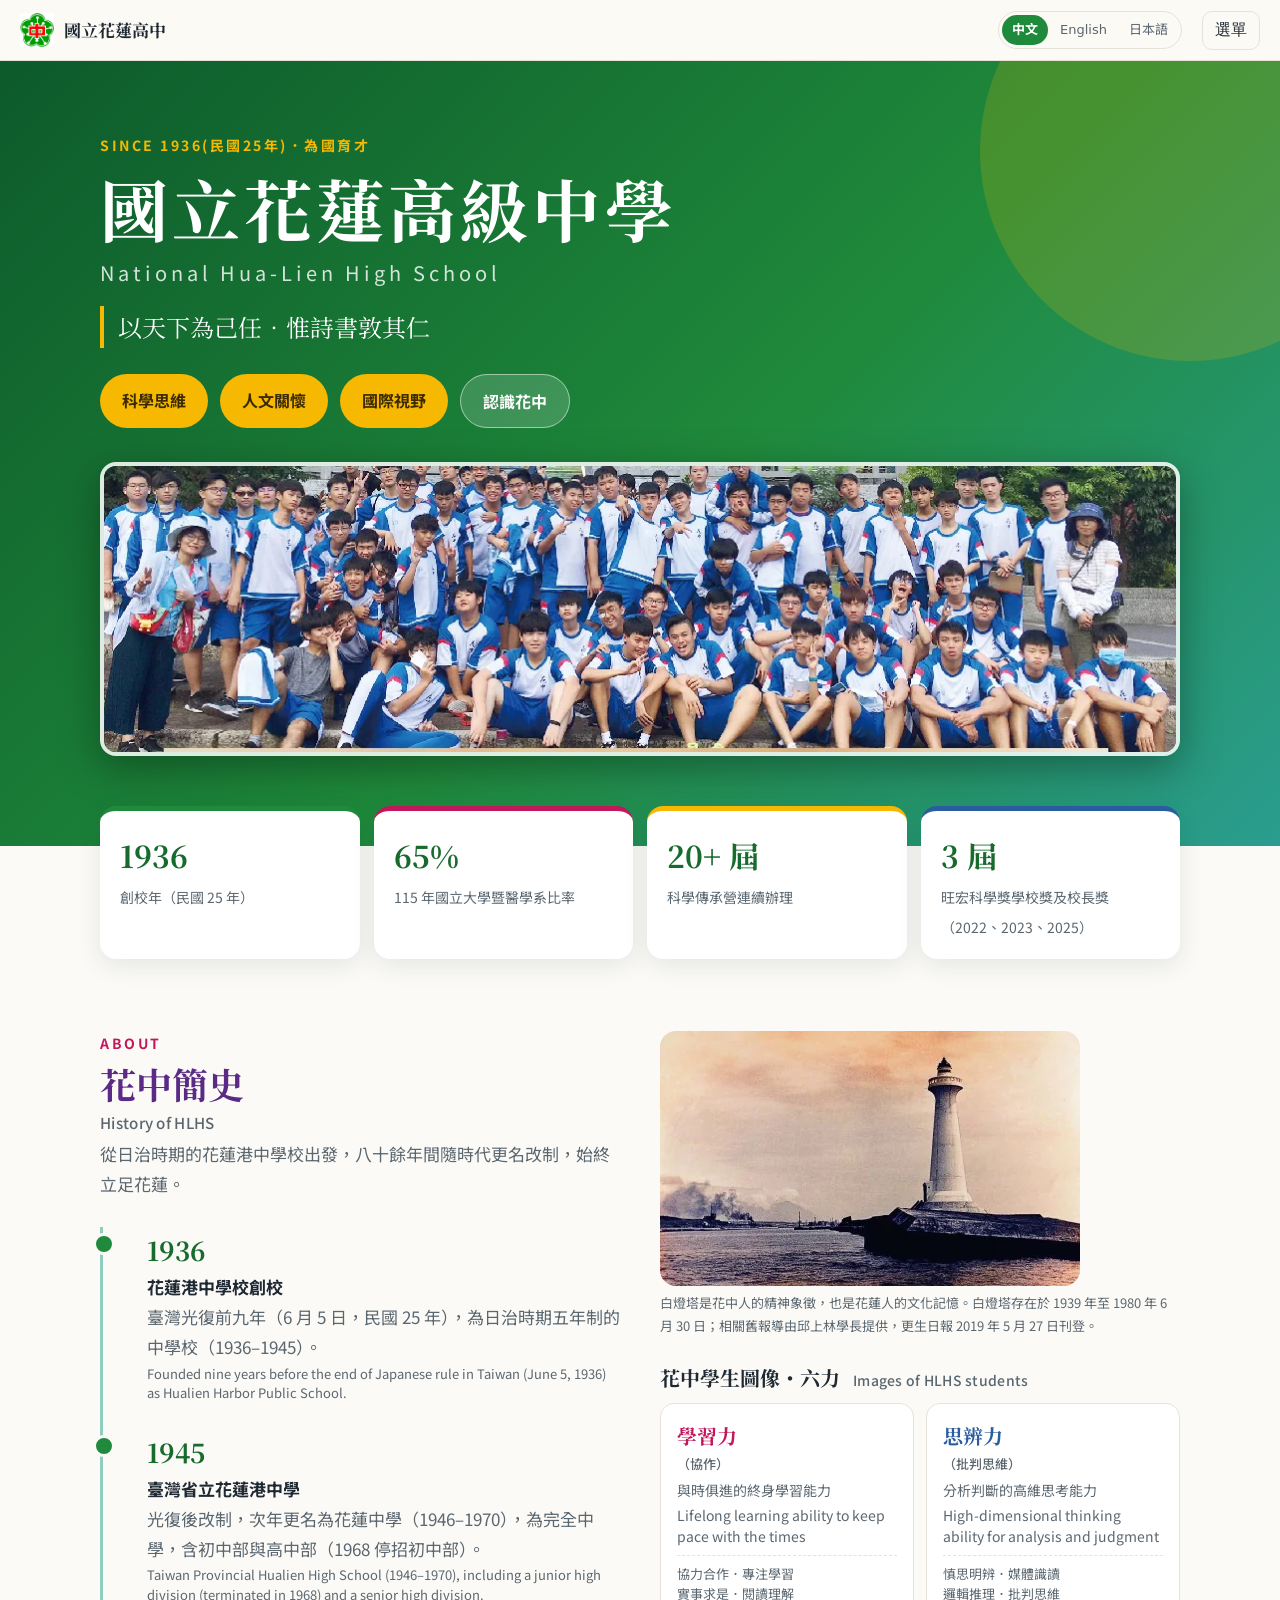
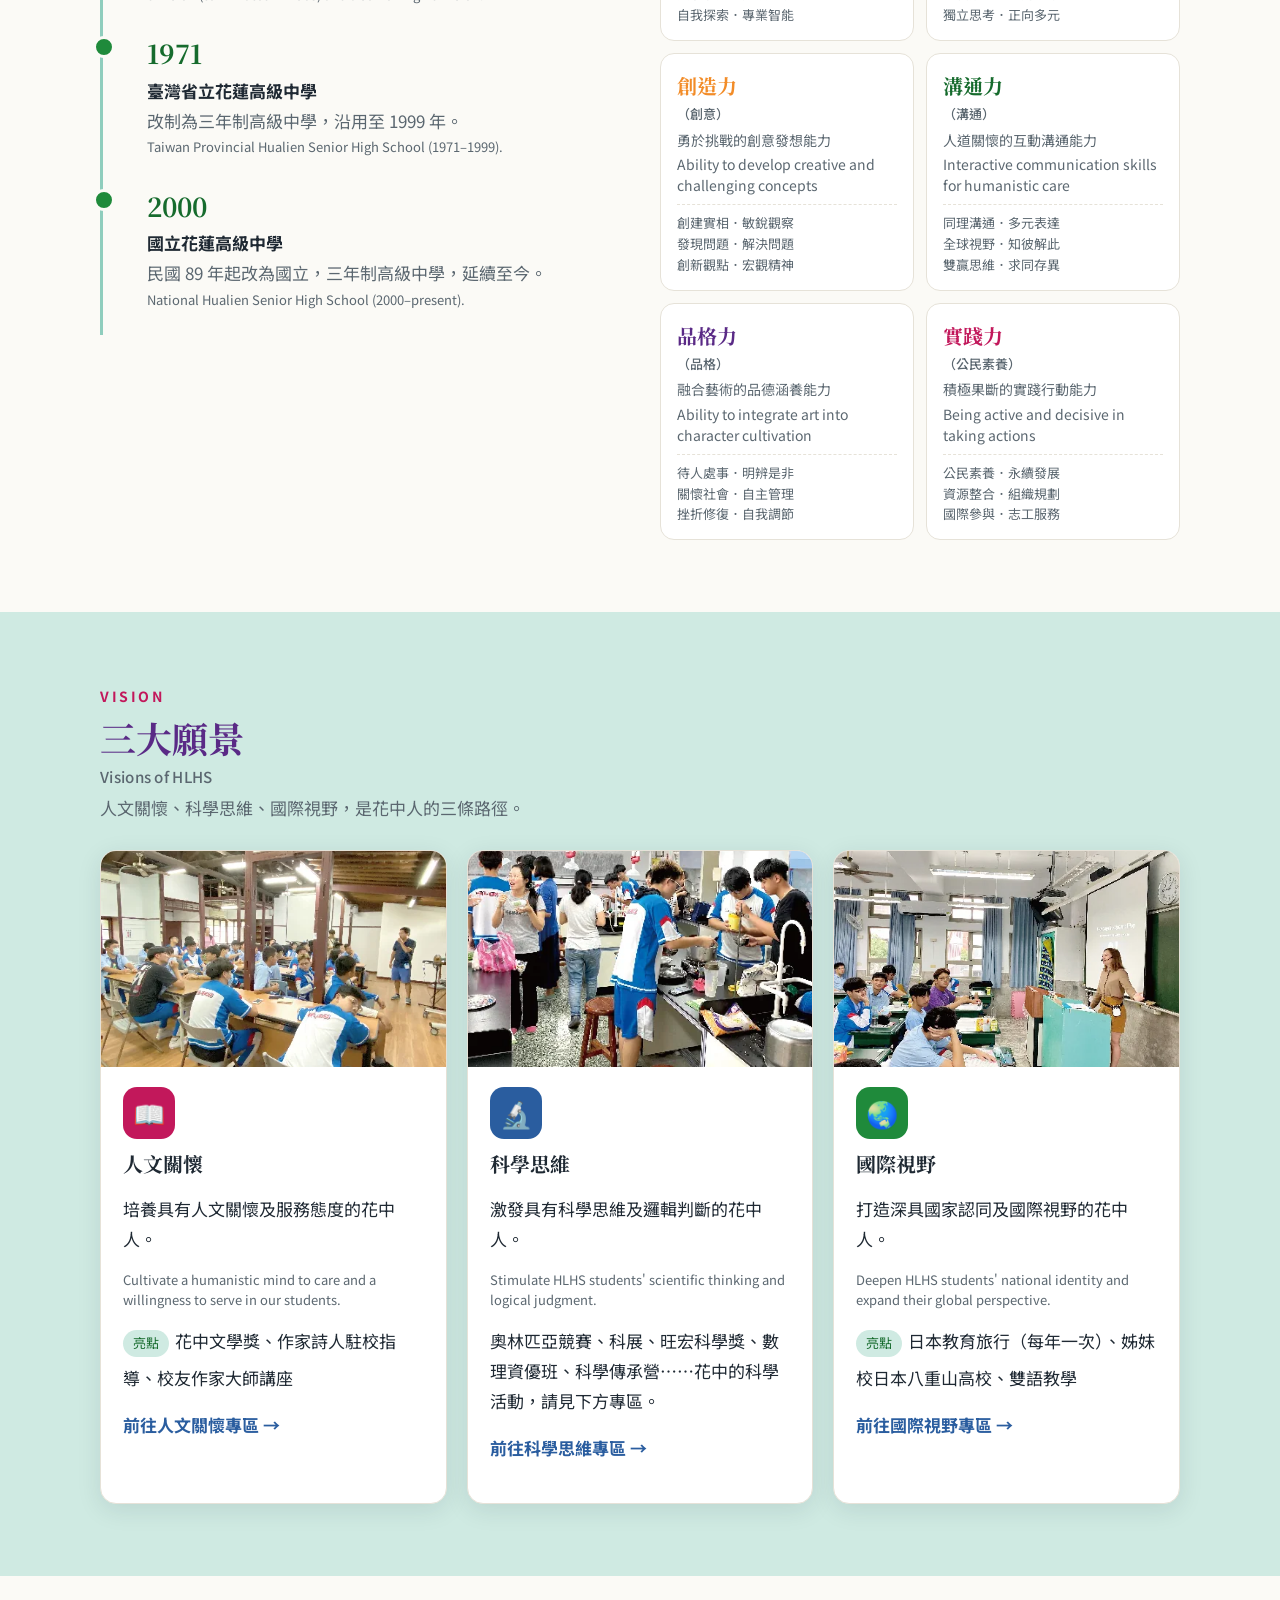
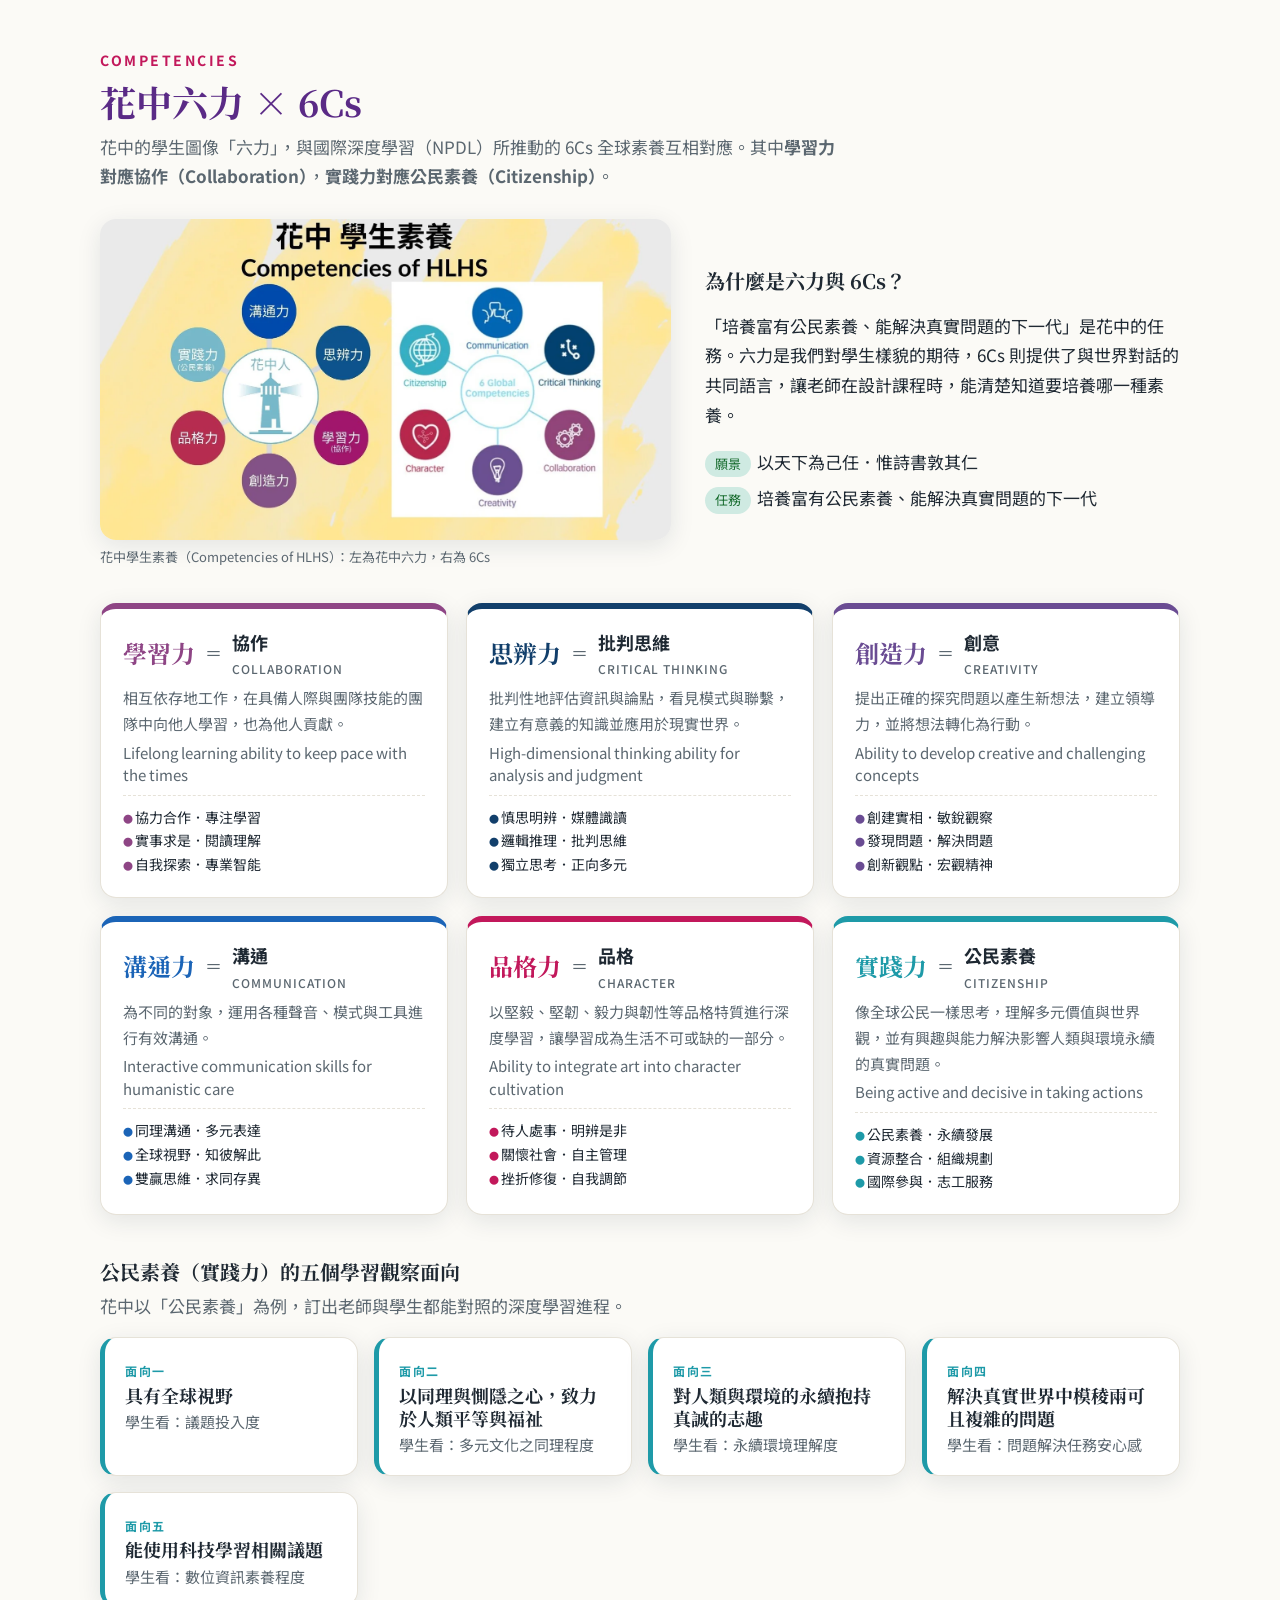
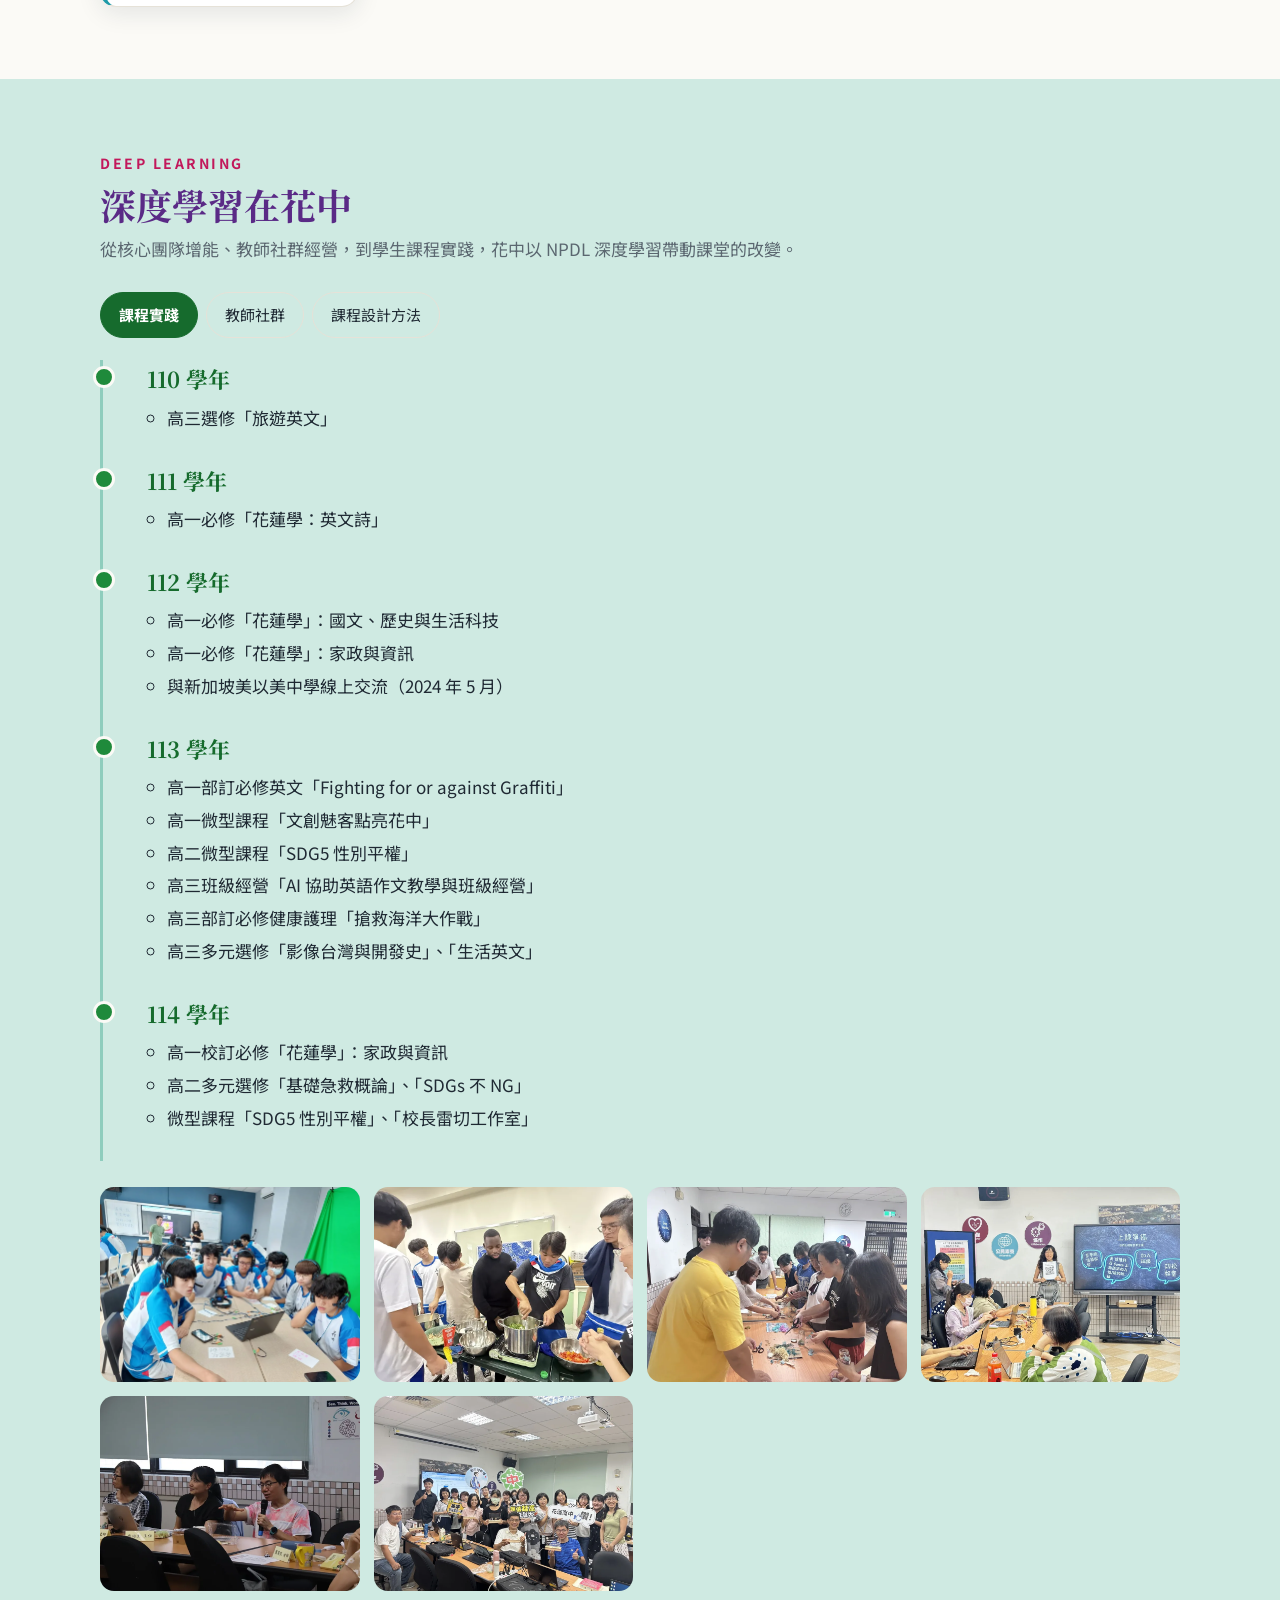
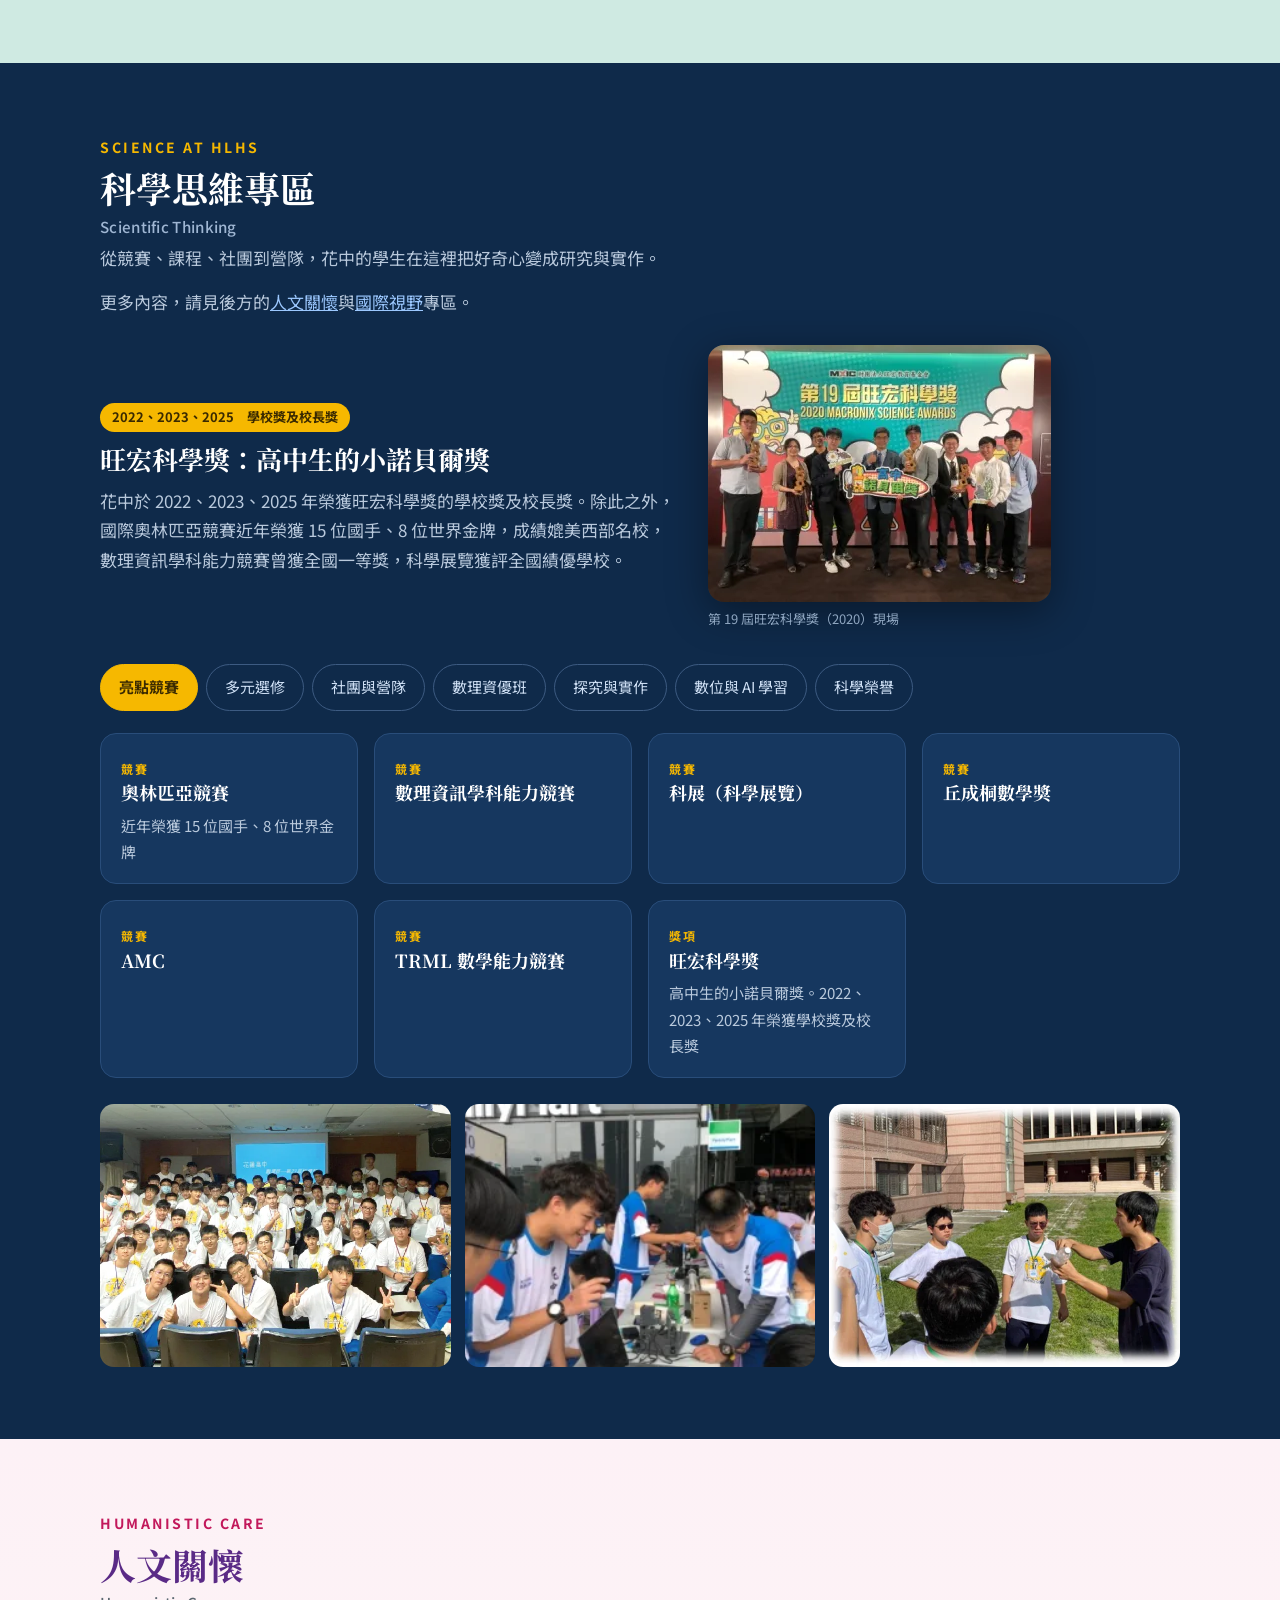
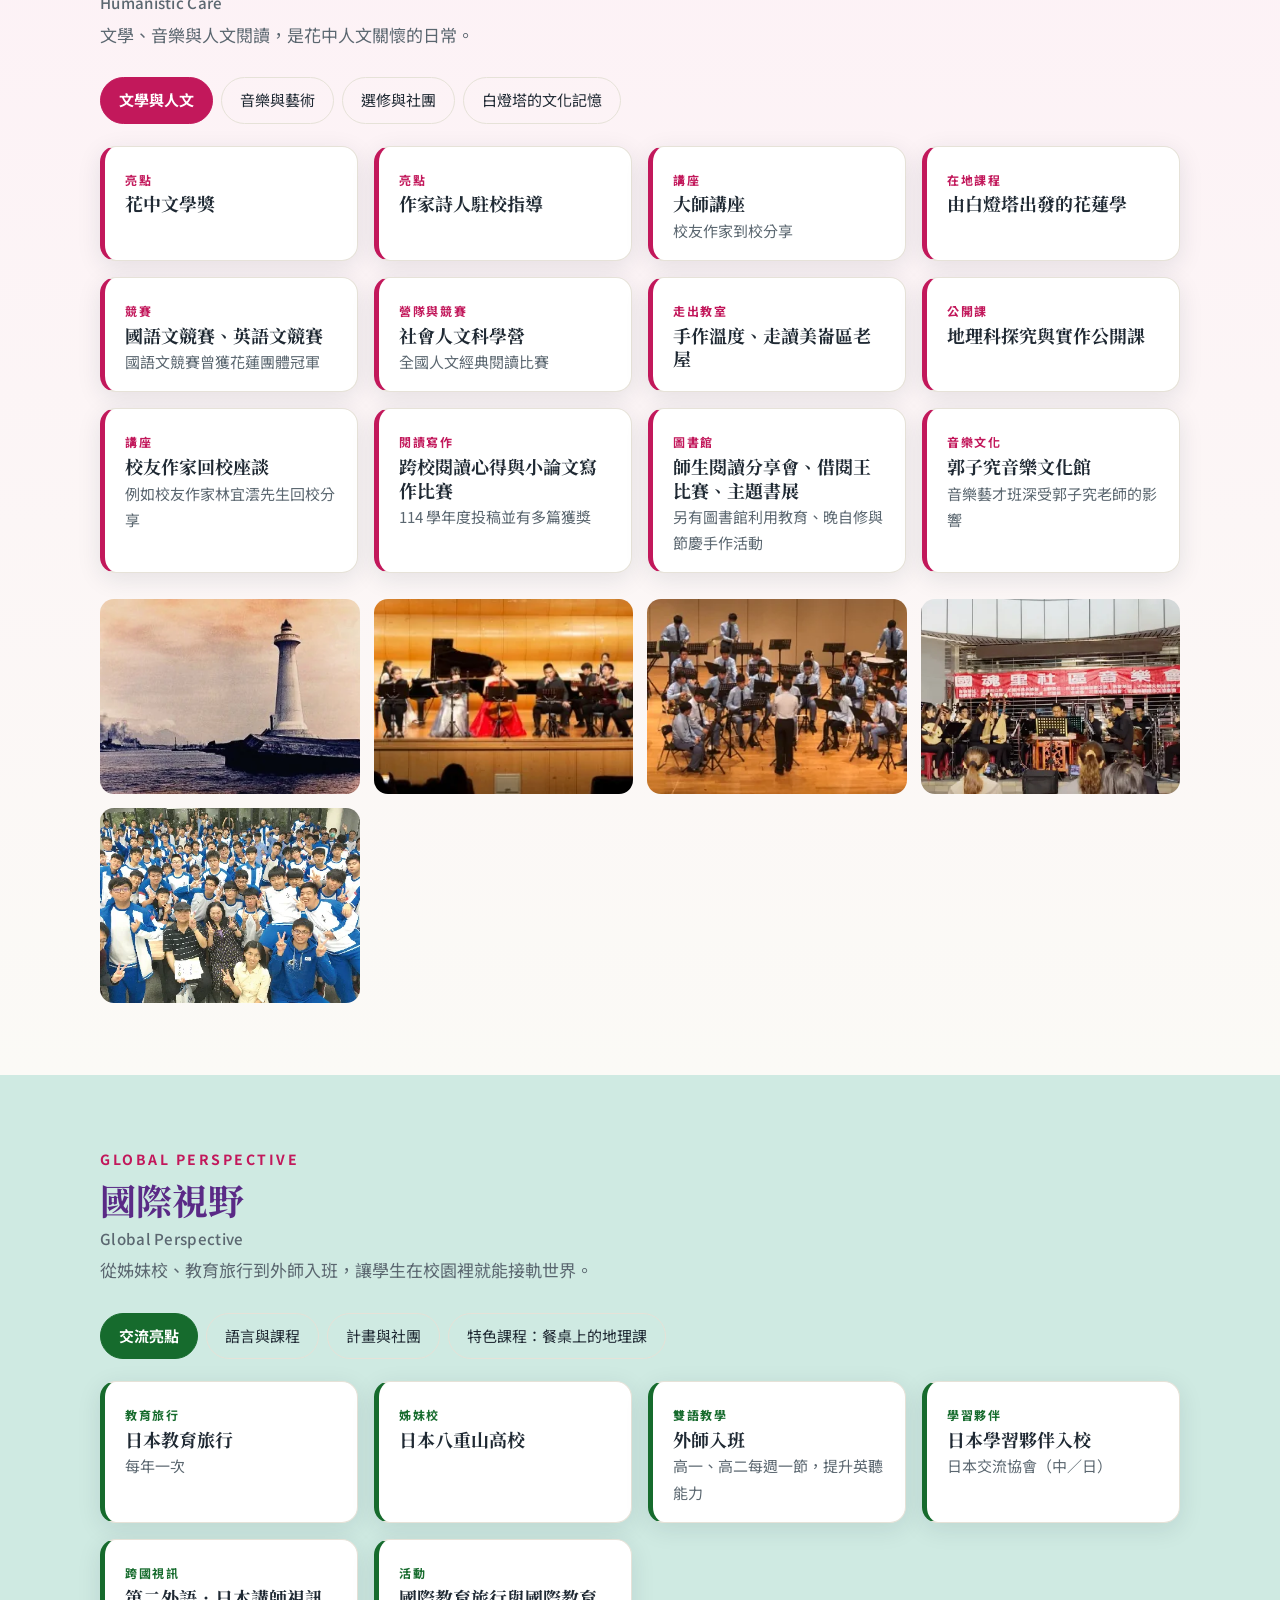
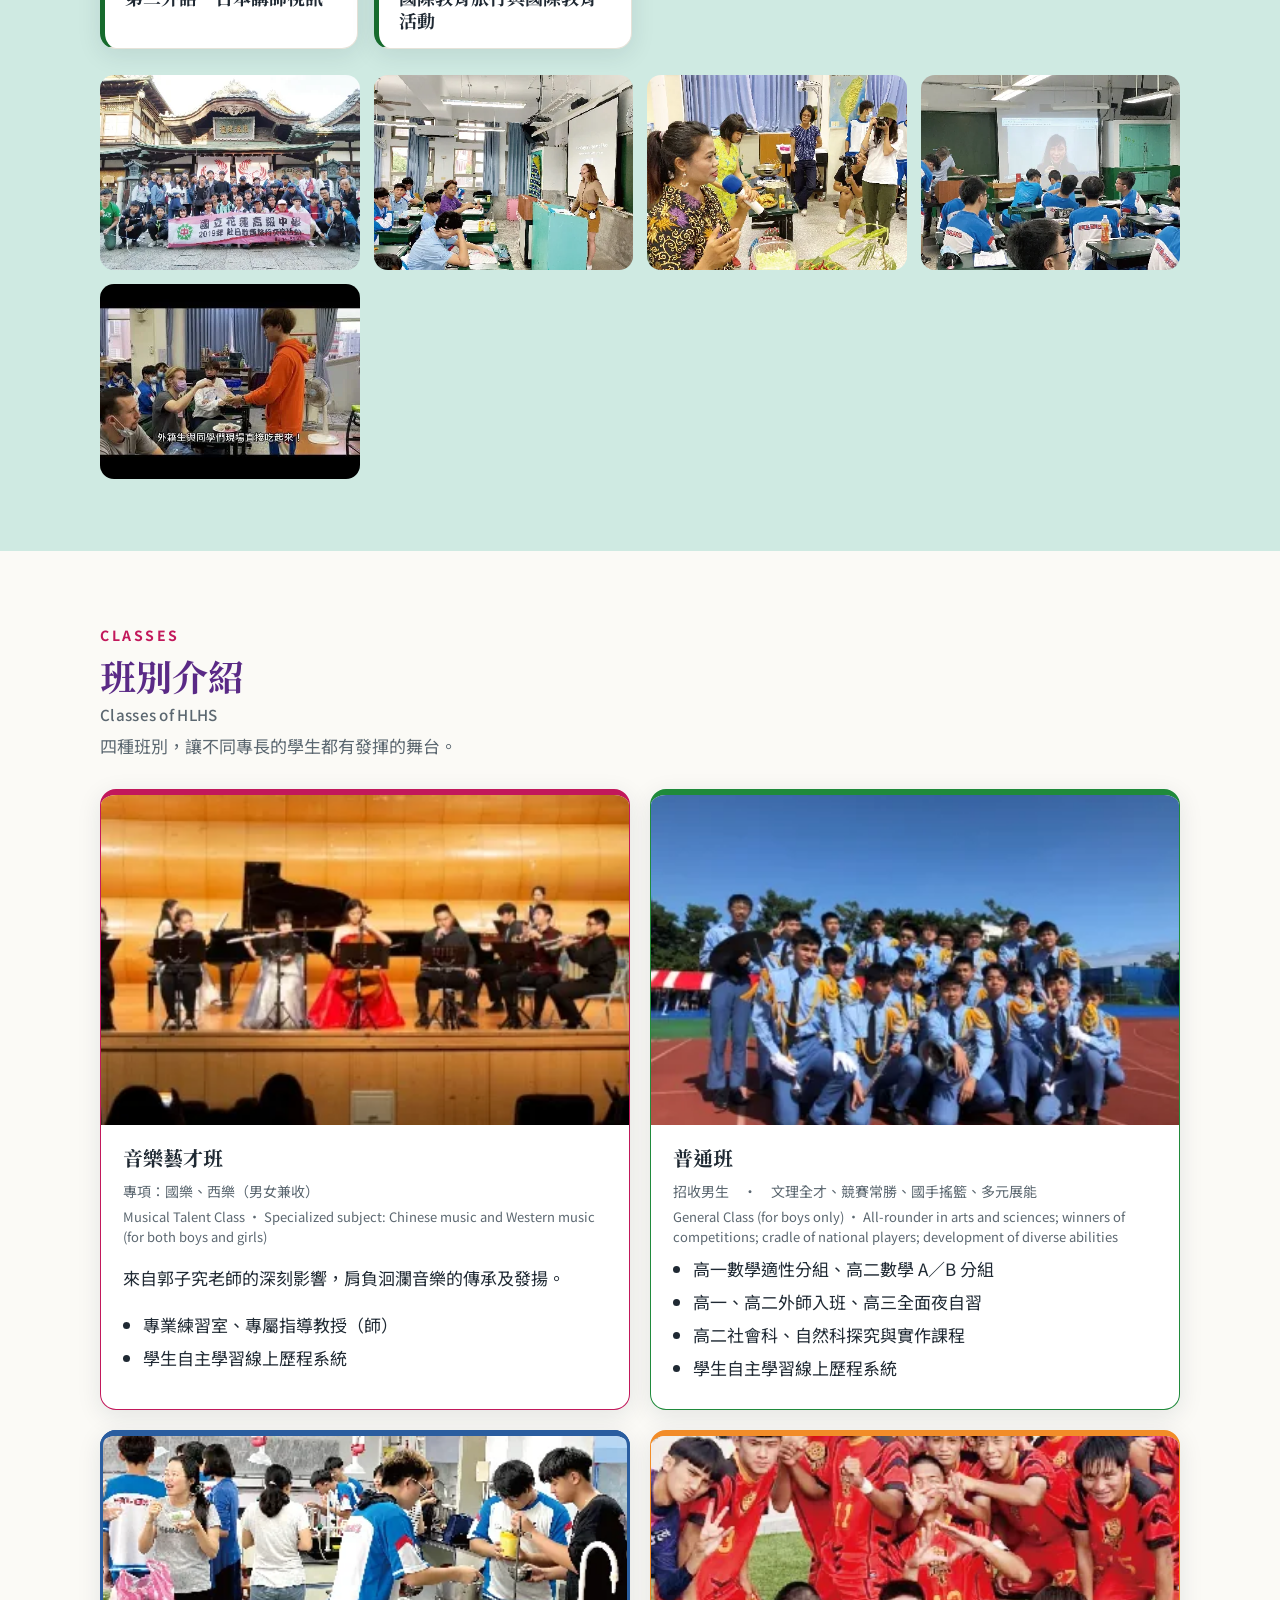
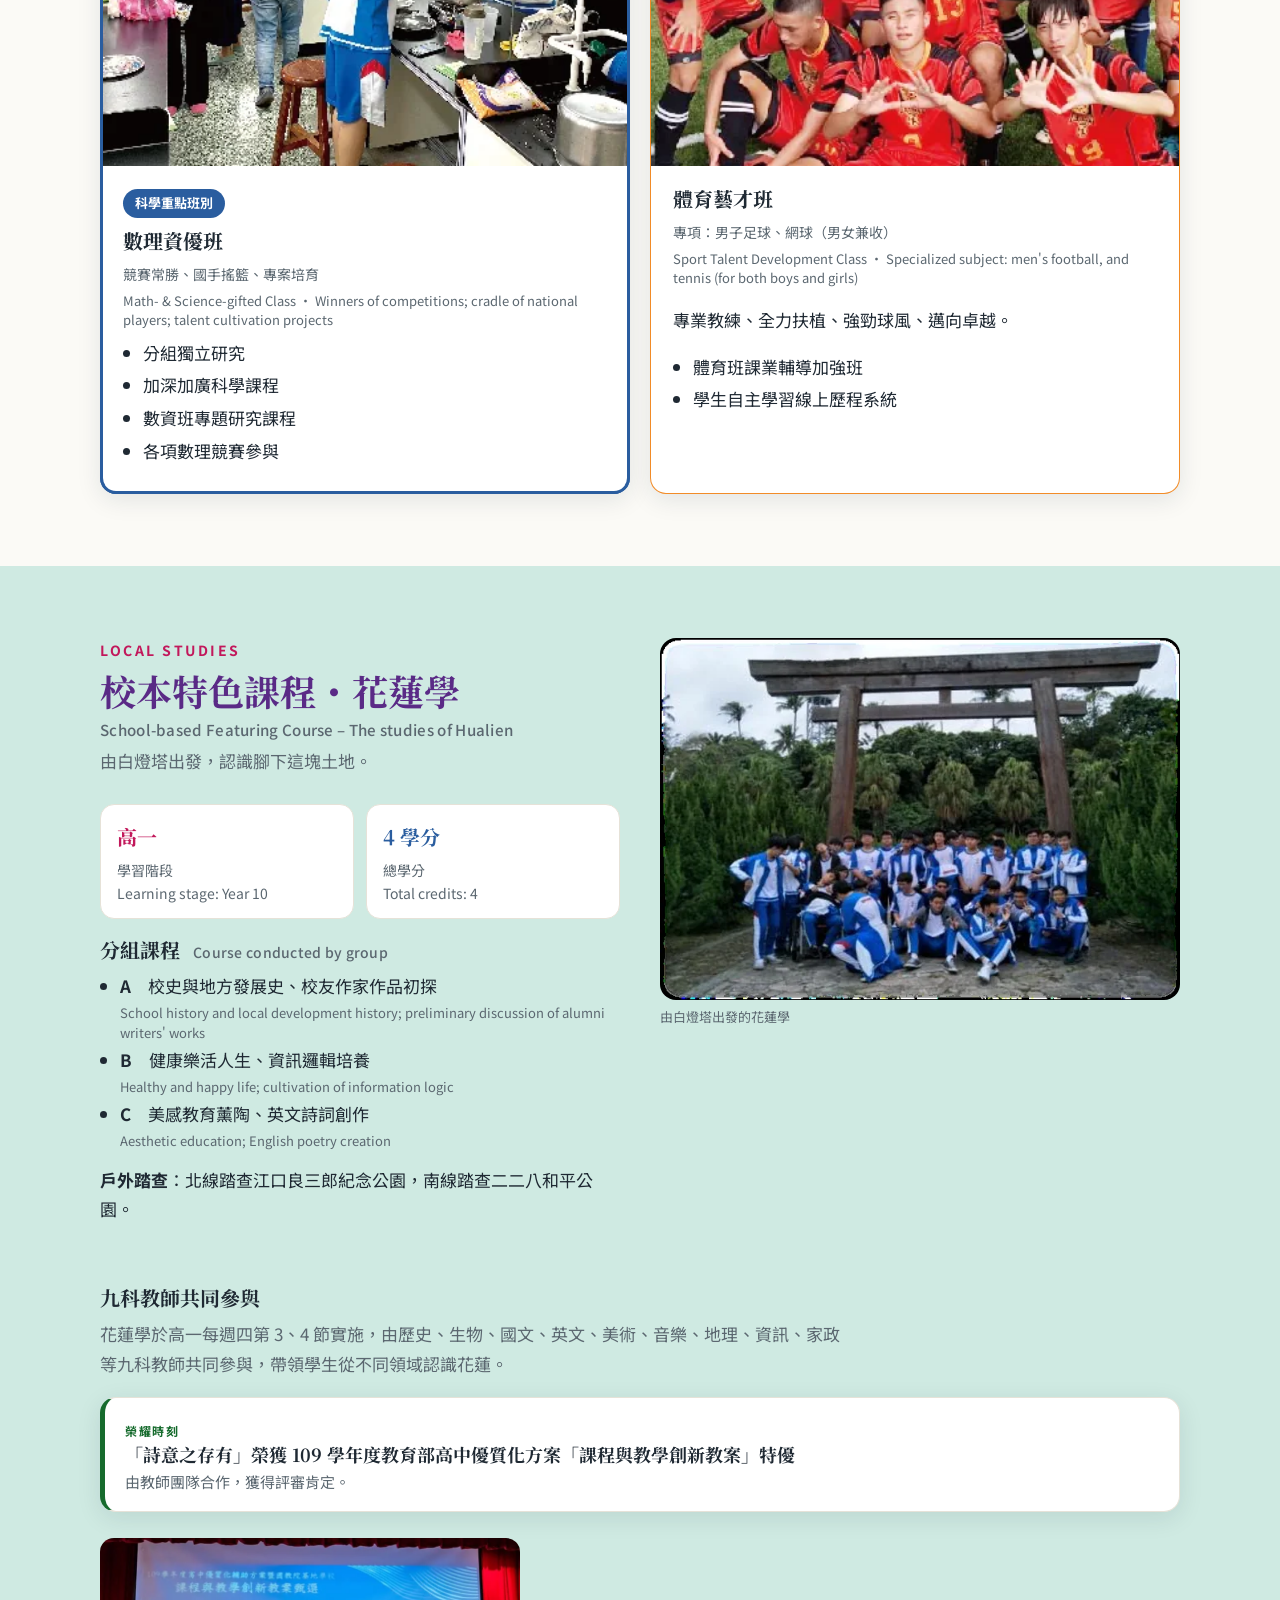
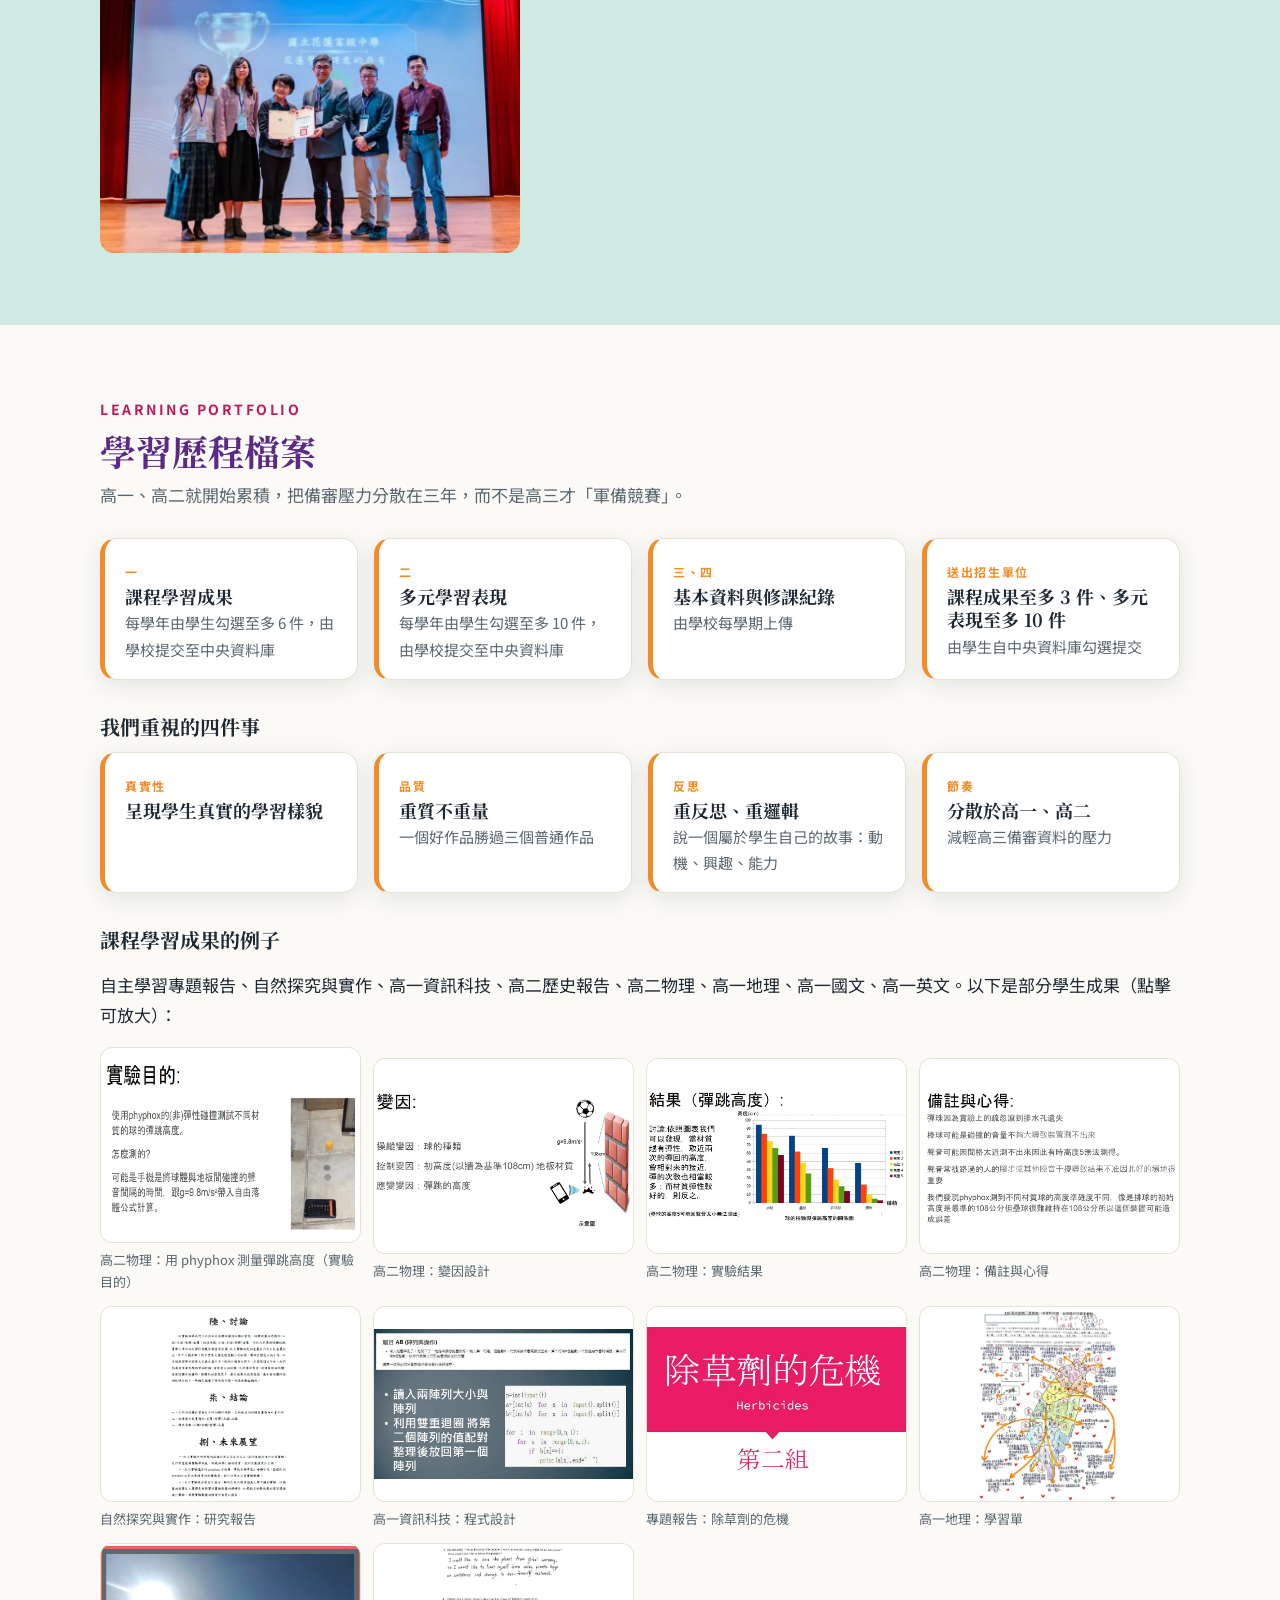
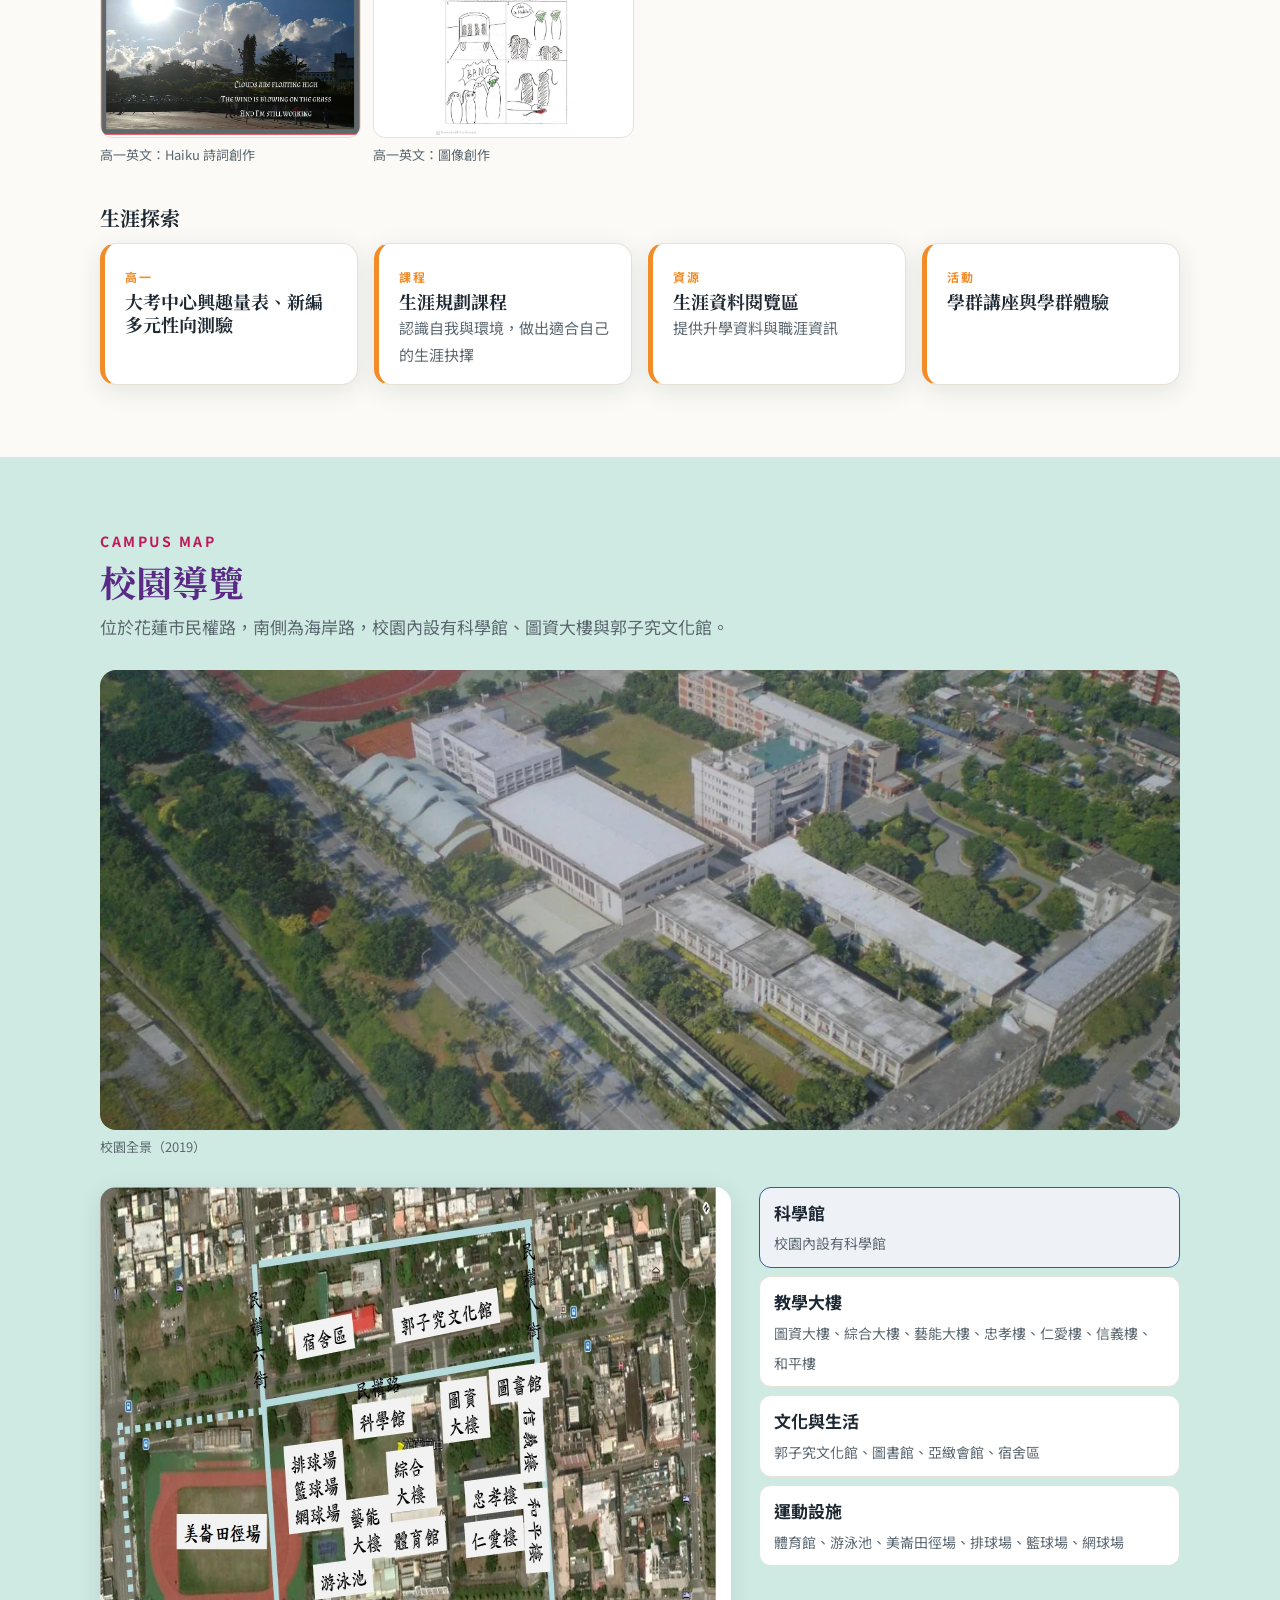
<file: index.html>
<!DOCTYPE html>
<html lang="zh-Hant" data-root="">
<head>
<meta charset="utf-8">
<meta name="viewport" content="width=device-width,initial-scale=1">
<title>國立花蓮高級中學｜校園介紹</title>
<meta name="description" content="國立花蓮高中校園介紹：人文關懷、科學思維、國際視野三大願景，含科學競賽、數理資優班、多元選修與升學表現。">
<link rel="icon" href="images/emblem.png">
<link rel="preconnect" href="https://fonts.googleapis.com">
<link rel="preconnect" href="https://fonts.gstatic.com" crossorigin>
<link href="https://fonts.googleapis.com/css2?family=Noto+Sans+TC:wght@400;500;700&family=Noto+Serif+TC:wght@600;700&display=swap" rel="stylesheet">
<link rel="stylesheet" href="css/style.css">
</head>
<body>

<nav class="nav" aria-label="主選單">
  <div class="wrap">
    <a class="brand" href="#top"><img src="images/emblem.png" alt=""><span>國立花蓮高中</span></a>
    <ul class="menu" id="menu">
      <li><a href="#about">認識花中</a></li>
      <li><a href="#vision">三大願景</a></li>
      <li><a href="#competencies">六力與6Cs</a></li>
      <li><a href="#deep">深度學習</a></li>
      <li><a class="sci" href="#science">科學思維</a></li>
      <li><a href="#arts">人文關懷</a></li>
      <li><a href="#global">國際視野</a></li>
      <li><a href="#classes">班別</a></li>
      <li><a href="#hualien">花蓮學</a></li>
      <li><a href="#portfolio">學習歷程</a></li>
      <li><a href="#campus">校園導覽</a></li>
      <li><a href="#life">校園生活</a></li>
      <li><a href="#results">升學與榮譽</a></li>
      <li><a href="#contact">聯絡</a></li>
    </ul>
    <div class="lang" role="group" aria-label="語言 Language 言語"><a href="./" class="on" lang="zh-Hant" hreflang="zh-Hant" aria-current="true">中文</a><a href="en/" lang="en" hreflang="en">English</a><a href="ja/" lang="ja" hreflang="ja">日本語</a></div>
    <button class="burger" aria-expanded="false" aria-controls="menu">選單</button>
  </div>
</nav>

<header class="hero" id="top">
  <div class="wrap">
    <p class="eyebrow" style="color:var(--yellow)">SINCE 1936(民國25年)．為國育才</p>
    <h1>國立花蓮高級中學</h1>
    <p class="en">National Hua-Lien High School</p>
    <p class="motto">以天下為己任．惟詩書敦其仁</p>
    <div class="btns">
      <a class="btn p" href="#science">科學思維</a>
      <a class="btn p" href="#arts">人文關懷</a>
      <a class="btn p" href="#global">國際視野</a>
      <a class="btn g" href="#about">認識花中</a>
    </div>
    <div class="pano"><img src="images/panorama.webp" alt="花中學生在白燈塔前合影" width="1075" height="287"></div>
  </div>
</header>

<div class="wrap">
  <div class="stats reveal">
    <div class="stat"><b>1936</b><span>創校年（民國 25 年）</span></div>
    <div class="stat"><b>65%</b><span>115 年國立大學暨醫學系比率</span></div>
    <div class="stat"><b>20+ 屆</b><span>科學傳承營連續辦理</span></div>
    <div class="stat"><b>3 屆</b><span>旺宏科學獎學校獎及校長獎（2022、2023、2025）</span></div>
  </div>
</div>

<!-- 認識花中 -->
<section id="about">
  <div class="wrap two">
    <div class="reveal">
      <p class="eyebrow">ABOUT</p>
      <h2>花中簡史 <span class="en-t">History of HLHS</span></h2>
      <p class="lead">從日治時期的花蓮港中學校出發，八十餘年間隨時代更名改制，始終立足花蓮。</p>
      <ol class="tl" id="timeline"></ol>
    </div>
    <div class="reveal">
      <figure class="figure">
        <img src="images/lighthouse-old.webp" alt="白燈塔舊照" loading="lazy">
        <figcaption>白燈塔是花中人的精神象徵，也是花蓮人的文化記憶。白燈塔存在於 1939 年至 1980 年 6 月 30 日；相關舊報導由邱上林學長提供，更生日報 2019 年 5 月 27 日刊登。</figcaption>
      </figure>
      <h3 style="margin-top:28px">花中學生圖像・六力 <span class="en-t" style="font-size:.7em">Images of HLHS students</span></h3>
      <div class="ab" id="abilities" style="margin-top:12px"></div>
    </div>
  </div>
</section>

<!-- 三大願景 -->
<section id="vision" class="alt">
  <div class="wrap">
    <p class="eyebrow">VISION</p>
    <h2>三大願景 <span class="en-t">Visions of HLHS</span></h2>
    <p class="lead">人文關懷、科學思維、國際視野，是花中人的三條路徑。</p>
    <div class="grid g3 vision">
      <article class="card reveal">
        <img class="top" src="images/hum-elective-classroom.webp" alt="人文選修課堂" loading="lazy">
        <div class="body">
          <div class="ic">📖</div>
          <h3>人文關懷</h3>
          <p>培養具有人文關懷及服務態度的花中人。</p><p class="en">Cultivate a humanistic mind to care and a willingness to serve in our students.</p>
          <p><span class="tag">亮點</span>花中文學獎、作家詩人駐校指導、校友作家大師講座</p>
          <p><a class="more" href="#arts">前往人文關懷專區 →</a></p>
        </div>
      </article>
      <article class="card reveal">
        <img class="top" src="images/sci-cooking-lab.webp" alt="科學選修課實作" loading="lazy">
        <div class="body">
          <div class="ic">🔬</div>
          <h3>科學思維</h3>
          <p>激發具有科學思維及邏輯判斷的花中人。</p><p class="en">Stimulate HLHS students' scientific thinking and logical judgment.</p>
          <p>奧林匹亞競賽、科展、旺宏科學獎、數理資優班、科學傳承營……花中的科學活動，請見下方專區。</p>
          <p><a class="more" href="#science">前往科學思維專區 →</a></p>
        </div>
      </article>
      <article class="card reveal">
        <img class="top" src="images/intl-bilingual.webp" alt="外師入班的雙語教學" loading="lazy">
        <div class="body">
          <div class="ic">🌏</div>
          <h3>國際視野</h3>
          <p>打造深具國家認同及國際視野的花中人。</p><p class="en">Deepen HLHS students' national identity and expand their global perspective.</p>
          <p><span class="tag">亮點</span>日本教育旅行（每年一次）、姊妹校日本八重山高校、雙語教學</p>
          <p><a class="more" href="#global">前往國際視野專區 →</a></p>
        </div>
      </article>
    </div>
  </div>
</section>

<!-- 六力與 6C -->
<section id="competencies">
  <div class="wrap">
    <p class="eyebrow">COMPETENCIES</p>
    <h2>花中六力 × 6Cs</h2>
    <p class="lead">花中的學生圖像「六力」，與國際深度學習（NPDL）所推動的 6Cs 全球素養互相對應。其中<b>學習力對應協作（Collaboration）</b>，<b>實踐力對應公民素養（Citizenship）</b>。</p>

    <div class="comp-hero reveal">
      <figure class="figure" style="margin:0">
        <img src="images/competencies-diagram.webp" alt="花中學生素養：花中六力與 6Cs 對照圖" loading="lazy">
        <figcaption>花中學生素養（Competencies of HLHS）：左為花中六力，右為 6Cs</figcaption>
      </figure>
      <div>
        <h3>為什麼是六力與 6Cs？</h3>
        <p>「培養富有公民素養、能解決真實問題的下一代」是花中的任務。六力是我們對學生樣貌的期待，6Cs 則提供了與世界對話的共同語言，讓老師在設計課程時，能清楚知道要培養哪一種素養。</p>
        <p style="margin-bottom:0"><span class="tag">願景</span>以天下為己任．惟詩書敦其仁<br><span class="tag">任務</span>培養富有公民素養、能解決真實問題的下一代</p>
      </div>
    </div>

    <div class="cc-grid" id="comp-grid"></div>

    <h3 style="margin:44px 0 6px">公民素養（實踐力）的五個學習觀察面向</h3>
    <p class="lead" style="margin-bottom:16px">花中以「公民素養」為例，訂出老師與學生都能對照的深度學習進程。</p>
    <div class="kgrid topic" style="--acc:#1e9aa8">
      <div class="kc"><span class="k">面向一</span><h3>具有全球視野</h3><p>學生看：議題投入度</p></div>
      <div class="kc"><span class="k">面向二</span><h3>以同理與惻隱之心，致力於人類平等與福祉</h3><p>學生看：多元文化之同理程度</p></div>
      <div class="kc"><span class="k">面向三</span><h3>對人類與環境的永續抱持真誠的志趣</h3><p>學生看：永續環境理解度</p></div>
      <div class="kc"><span class="k">面向四</span><h3>解決真實世界中模稜兩可且複雜的問題</h3><p>學生看：問題解決任務安心感</p></div>
      <div class="kc"><span class="k">面向五</span><h3>能使用科技學習相關議題</h3><p>學生看：數位資訊素養程度</p></div>
    </div>
  </div>
</section>

<!-- 深度學習 -->
<section id="deep" class="alt topic" style="--acc:var(--green-d)">
  <div class="wrap">
    <p class="eyebrow">DEEP LEARNING</p>
    <h2>深度學習在花中</h2>
    <p class="lead">從核心團隊增能、教師社群經營，到學生課程實踐，花中以 NPDL 深度學習帶動課堂的改變。</p>

    <div class="tabs" role="tablist" aria-label="深度學習分類">
      <button role="tab" aria-selected="true" data-tab="d1">課程實踐</button>
      <button role="tab" aria-selected="false" data-tab="d2">教師社群</button>
      <button role="tab" aria-selected="false" data-tab="d3">課程設計方法</button>
    </div>

    <div class="panel" id="d1">
      <ol class="tl" id="deep-tl"></ol>
    </div>

    <div class="panel" id="d2" hidden>
      <div class="kgrid">
        <div class="kc"><span class="k">三大支柱</span><h3>核心團隊增能</h3><p>掌舵的核心團隊先學、先做</p></div>
        <div class="kc"><span class="k">三大支柱</span><h3>教師社群經營</h3><p>讓老師在社群中互相成就</p></div>
        <div class="kc"><span class="k">三大支柱</span><h3>學生課程實踐</h3><p>把深度學習帶進教室</p></div>
        <div class="kc"><span class="k">固定時間</span><h3>每週二下午社群時間</h3><p>提早規劃，把時間切出來</p></div>
        <div class="kc"><span class="k">文化</span><h3>邀約但不強迫</h3><p>有安全感、沒有批判、建立信賴</p></div>
        <div class="kc"><span class="k">做法</span><h3>給予舞台，讓老師發光</h3><p>從小處開始，成為同儕榜樣</p></div>
        <div class="kc"><span class="k">外部資源</span><h3>外聘講師、參訪他校</h3><p>拉進外部資源，解決教師實際遇到的問題</p></div>
        <div class="kc"><span class="k">數位工具</span><h3>Canva、Padlet、Google Education Plus</h3><p>鼓勵教師嘗試</p></div>
      </div>
    </div>

    <div class="panel" id="d3" hidden>
      <div class="kgrid">
        <div class="kc"><span class="k">步驟 1</span><h3>先有課程設計</h3></div>
        <div class="kc"><span class="k">步驟 2</span><h3>在課程脈絡中，找出需要的 C</h3></div>
        <div class="kc"><span class="k">步驟 3</span><h3>看這個 C 適合的向度</h3></div>
        <div class="kc"><span class="k">步驟 4</span><h3>由鎖定的 C，微調課程設計</h3></div>
        <div class="kc wide"><span class="k">課程範例</span><h3>「概念構圖」閱讀課程，以公民素養為目標</h3><p>破冰分組 → 技巧說明 → 概念構圖實作 → 閱讀練習（環保、自然、生命教育、性平等議題文章）→ 世界咖啡館 → 發表分享。並以前測、後測看見學生在各向度的進步，逐步精緻課程。</p></div>
      </div>
    </div>

    <div class="tp reveal">
      <img src="images/deep-online-exchange.webp" alt="學生與新加坡學校線上交流" loading="lazy">
      <img src="images/deep-cooking-class.webp" alt="學生在深度學習課程中烹飪實作" loading="lazy">
      <img src="images/deep-craft-class.webp" alt="深度學習課程的手作活動" loading="lazy">
      <img src="images/plc-workshop-screen.webp" alt="教師社群工作坊" loading="lazy">
      <img src="images/plc-discussion.webp" alt="教師社群討論" loading="lazy">
      <img src="images/plc-group-photo.webp" alt="教師社群成員合影" loading="lazy">
    </div>
  </div>
</section>

<!-- 科學思維 -->
<section id="science">
  <div class="wrap">
    <p class="eyebrow">SCIENCE AT HLHS</p>
    <h2>科學思維專區 <span class="en-t">Scientific Thinking</span></h2>
    <p class="lead">從競賽、課程、社團到營隊，花中的學生在這裡把好奇心變成研究與實作。</p>
    <p class="lead" style="margin-top:-14px">更多內容，請見後方的<a href="#arts">人文關懷</a>與<a href="#global">國際視野</a>專區。</p>

    <div class="sc-hero reveal">
      <div>
        <span class="badge">2022、2023、2025　學校獎及校長獎</span>
        <h3 style="color:#fff;font-size:26px;margin-bottom:10px">旺宏科學獎：高中生的小諾貝爾獎</h3>
        <p style="color:#b9c9dc;margin:0">花中於 2022、2023、2025 年榮獲旺宏科學獎的學校獎及校長獎。除此之外，國際奧林匹亞競賽近年榮獲 15 位國手、8 位世界金牌，成績媲美西部名校，數理資訊學科能力競賽曾獲全國一等獎，科學展覽獲評全國績優學校。</p>
      </div>
      <figure class="figure" style="margin:0"><img src="images/macronix-award.webp" alt="第 19 屆旺宏科學獎頒獎現場" loading="lazy"><figcaption style="color:#8fa6c0">第 19 屆旺宏科學獎（2020）現場</figcaption></figure>
    </div>

    <div class="tabs" role="tablist" aria-label="科學專區分類">
      <button role="tab" aria-selected="true" data-tab="t1">亮點競賽</button>
      <button role="tab" aria-selected="false" data-tab="t2">多元選修</button>
      <button role="tab" aria-selected="false" data-tab="t3">社團與營隊</button>
      <button role="tab" aria-selected="false" data-tab="t4">數理資優班</button>
      <button role="tab" aria-selected="false" data-tab="t6">探究與實作</button>
      <button role="tab" aria-selected="false" data-tab="t7">數位與 AI 學習</button>
      <button role="tab" aria-selected="false" data-tab="t5">科學榮譽</button>
    </div>

    <div class="panel" id="t1">
      <div class="sc-grid">
        <div class="sc"><span class="k">競賽</span><h3>奧林匹亞競賽</h3><p>近年榮獲 15 位國手、8 位世界金牌</p></div>
        <div class="sc"><span class="k">競賽</span><h3>數理資訊學科能力競賽</h3></div>
        <div class="sc"><span class="k">競賽</span><h3>科展（科學展覽）</h3></div>
        <div class="sc"><span class="k">競賽</span><h3>丘成桐數學獎</h3></div>
        <div class="sc"><span class="k">競賽</span><h3>AMC</h3></div>
        <div class="sc"><span class="k">競賽</span><h3>TRML 數學能力競賽</h3></div>
        <div class="sc"><span class="k">獎項</span><h3>旺宏科學獎</h3><p>高中生的小諾貝爾獎。2022、2023、2025 年榮獲學校獎及校長獎</p></div>
      </div>
    </div>
    <div class="panel" id="t2" hidden>
      <div class="sc-grid">
        <div class="sc"><span class="k">選修</span><h3>生活中的化學</h3></div>
        <div class="sc"><span class="k">選修</span><h3>品味生物</h3></div>
        <div class="sc"><span class="k">選修</span><h3>進階程式設計</h3></div>
        <div class="sc"><span class="k">選修</span><h3>IYPT 和科展的物理探索</h3></div>
        <div class="sc"><span class="k">選修</span><h3>天橋下的化學</h3></div>
      </div>
      <p class="note">另有普通班高二「社會科、自然科探究與實作課程」。</p>
    </div>
    <div class="panel" id="t3" hidden>
      <div class="sc-grid">
        <div class="sc"><span class="k">社團</span><h3>科學服務社</h3></div>
        <div class="sc"><span class="k">社團</span><h3>資訊研究社</h3></div>
        <div class="sc"><span class="k">營隊</span><h3>科學傳承營</h3><p>連續辦理 20 餘屆</p></div>
        <div class="sc"><span class="k">活動</span><h3>科學專題報告</h3></div>
        <div class="sc"><span class="k">活動</span><h3>校內科展活動</h3></div>
        <div class="sc"><span class="k">活動</span><h3>生物、物理闖關實作</h3></div>
        <div class="sc"><span class="k">志工</span><h3>科學列車志工暨關主服務</h3></div>
      </div>
    </div>
    <div class="panel" id="t4" hidden>
      <div class="sc-grid">
        <div class="sc"><span class="k">定位</span><h3>競賽常勝、國手搖籃</h3><p>專案培育</p></div>
        <div class="sc"><span class="k">課程</span><h3>分組獨立研究</h3></div>
        <div class="sc"><span class="k">課程</span><h3>加深加廣科學課程</h3></div>
        <div class="sc"><span class="k">課程</span><h3>數資班專題研究課程</h3></div>
        <div class="sc"><span class="k">參與</span><h3>各項數理競賽</h3></div>
      </div>
    </div>
    <div class="panel" id="t6" hidden>
      <div class="sc-grid">
        <div class="sc"><span class="k">自然領域</span><h3>部定必修探究與實作</h3><p>自然科學領域部定必修共 12 學分，其中三分之一（4 學分）為跨科探究與實作</p></div>
        <div class="sc"><span class="k">社會領域</span><h3>加深加廣選修</h3><p>社會領域的探究與實作以加深加廣選修開設</p></div>
        <div class="sc"><span class="k">四個主題</span><h3>發現問題、規劃與研究</h3><p>論證與建模、表達與分享</p></div>
        <div class="sc"><span class="k">學習方式</span><h3>從「驗證」到「探究」</h3><p>學生組成團隊，一起討論、找出可能影響結果的變因，再調整與測試，不只是照著手冊操作實驗</p></div>
      </div>
      <p class="note">自然探究與實作的課程成果，可納入學生的學習歷程檔案。</p>
    </div>
    <div class="panel" id="t7" hidden>
      <div class="sc-grid">
        <div class="sc"><span class="k">理念</span><h3>以學生思考為核心</h3><p>善用 AI 提升備課、個人化學習與即時回饋，同時防範思考卸載與深度閱讀退化</p></div>
        <div class="sc"><span class="k">數位環境</span><h3>數位大屏、載具、行動數位車</h3><p>並善用 Google Classroom 與線上非同步課程，協助補課與縮減學習落差</p></div>
        <div class="sc"><span class="k">學生素養</span><h3>辨識 AI 錯誤與偏見</h3><p>提示詞運用、學術誠信與 AI 倫理</p></div>
        <div class="sc"><span class="k">教師增能</span><h3>教師數位學習社群</h3><p>AI 應用研習、跨科共備與觀課</p></div>
        <div class="sc"><span class="k">相關計畫</span><h3>科技輔助自主學習、數位前導、NPDL 深度學習</h3><p>以及全英教學、社會情緒學習（SEL）種子學校等計畫</p></div>
        <div class="sc"><span class="k">制度治理</span><h3>AI 使用分級架構（草案）</h3><p>從不使用 AI 到 AI 主導，明確規範各層級的使用方式與揭露原則</p></div>
      </div>
    </div>
    <div class="panel" id="t5" hidden>
      <div id="sci-honors"></div>
      <p class="note">資料來源：2021 年花中簡介摺頁，近年成績待更新。</p>
    </div>

    <div class="sc-photo reveal">
      <img src="images/science-lecture-hall.webp" alt="科學專題活動，學生在階梯教室合影" loading="lazy">
      <img src="images/sci-laptop.webp" alt="學生在科學攤位操作實驗裝置" loading="lazy">
      <img src="images/sci-outdoor-physics.webp" alt="學生在戶外進行科學探究" loading="lazy">
    </div>
  </div>
</section>

<!-- 人文關懷 -->
<section id="arts" class="topic arts">
  <div class="wrap">
    <p class="eyebrow">HUMANISTIC CARE</p>
    <h2>人文關懷 <span class="en-t">Humanistic Care</span></h2>
    <p class="lead">文學、音樂與人文閱讀，是花中人文關懷的日常。</p>

    <div class="tabs" role="tablist" aria-label="人文關懷分類">
      <button role="tab" aria-selected="true" data-tab="a1">文學與人文</button>
      <button role="tab" aria-selected="false" data-tab="a2">音樂與藝術</button>
      <button role="tab" aria-selected="false" data-tab="a3">選修與社團</button>
      <button role="tab" aria-selected="false" data-tab="a4">白燈塔的文化記憶</button>
    </div>

    <div class="panel" id="a1">
      <div class="kgrid">
        <div class="kc"><span class="k">亮點</span><h3>花中文學獎</h3></div>
        <div class="kc"><span class="k">亮點</span><h3>作家詩人駐校指導</h3></div>
        <div class="kc"><span class="k">講座</span><h3>大師講座</h3><p>校友作家到校分享</p></div>
        <div class="kc"><span class="k">在地課程</span><h3>由白燈塔出發的花蓮學</h3></div>
        <div class="kc"><span class="k">競賽</span><h3>國語文競賽、英語文競賽</h3><p>國語文競賽曾獲花蓮團體冠軍</p></div>
        <div class="kc"><span class="k">營隊與競賽</span><h3>社會人文科學營</h3><p>全國人文經典閱讀比賽</p></div>
        <div class="kc"><span class="k">走出教室</span><h3>手作溫度、走讀美崙區老屋</h3></div>
        <div class="kc"><span class="k">公開課</span><h3>地理科探究與實作公開課</h3></div>
        <div class="kc"><span class="k">講座</span><h3>校友作家回校座談</h3><p>例如校友作家林宜澐先生回校分享</p></div>
        <div class="kc"><span class="k">閱讀寫作</span><h3>跨校閱讀心得與小論文寫作比賽</h3><p>114 學年度投稿並有多篇獲獎</p></div>
        <div class="kc"><span class="k">圖書館</span><h3>師生閱讀分享會、借閱王比賽、主題書展</h3><p>另有圖書館利用教育、晚自修與節慶手作活動</p></div>
        <div class="kc"><span class="k">音樂文化</span><h3>郭子究音樂文化館</h3><p>音樂藝才班深受郭子究老師的影響</p></div>
      </div>
    </div>
    <div class="panel" id="a2" hidden>
      <div class="kgrid">
        <div class="kc"><span class="k">班別</span><h3>音樂藝才班</h3><p>國樂、西樂（男女兼收）。來自郭子究老師的深刻影響，肩負洄瀾音樂的傳承及發揚</p></div>
        <div class="kc"><span class="k">團隊</span><h3>管樂團</h3><p>管樂團合奏：花蓮 A 組冠軍，全國優等</p></div>
        <div class="kc"><span class="k">團隊</span><h3>花中絲竹室內樂團</h3><p>參與社區音樂會演出</p></div>
        <div class="kc"><span class="k">課程</span><h3>美感教育薰陶、英文詩詞創作</h3><p>花蓮學分組課程 C</p></div>
      </div>
    </div>
    <div class="panel" id="a3" hidden>
      <div class="kgrid">
        <div class="kc"><span class="k">選修</span><h3>三國演義專題研讀</h3></div>
        <div class="kc"><span class="k">選修</span><h3>走讀洄瀾</h3></div>
        <div class="kc"><span class="k">選修</span><h3>法律專題研究</h3></div>
        <div class="kc"><span class="k">選修</span><h3>手作溫度</h3></div>
        <div class="kc"><span class="k">選修</span><h3>由餐桌認識台灣</h3></div>
        <div class="kc"><span class="k">選修</span><h3>電影賞析與價值思辨</h3></div>
        <div class="kc wide"><span class="k">社團</span><h3>大傳社、紅十字少年服務隊、管樂團、基輔社、春暉社、童軍社、儀隊</h3></div>
      </div>
    </div>

    <div class="panel" id="a4" hidden>
      <div class="two" style="gap:26px;margin-bottom:20px;align-items:center">
        <img src="images/book-memory.webp" alt="《記憶的力量》書封" loading="lazy" width="675" height="1200" style="border-radius:14px;box-shadow:var(--shadow);width:auto;max-height:440px;max-width:100%;margin:0 auto">
        <p style="margin:0">《記憶的力量》由花中歷史老師張銘傑、徐清雲與校友李祺捷編著。編者以歷史照片與花蓮作家的文章，訴說白燈塔的「文化記憶」，也記錄它在花中人與花蓮人心中的份量。</p>
      </div>
      <div class="kgrid">
        <div class="kc wide"><span class="k">專書</span><h3>《記憶的力量》</h3><p>一本記憶花蓮白燈塔的專書。編者為花中歷史老師張銘傑、徐清雲與校友李祺捷，以歷史照片與花蓮作家的文章，訴說白燈塔的「文化記憶」。</p></div>
        <div class="kc wide"><span class="k">收錄花中作家</span><h3>楊牧、李潼、葉日松、陳黎、邱上林、廖鴻基、吳鳴、陳克華等</h3><p>各自的白燈塔書寫，例如校友楊牧的〈搜索者：花蓮白燈塔〉。</p></div>
        <div class="kc"><span class="k">價值</span><h3>花中人的精神象徵</h3></div>
        <div class="kc"><span class="k">價值</span><h3>花蓮人的文化記憶</h3></div>
        <div class="kc"><span class="k">歷史</span><h3>白燈塔：1939–1980</h3><p>白燈塔存在於 1939 年至 1980 年 6 月 30 日。舊報導由邱上林學長提供，更生日報 2019 年 5 月 27 日刊登。</p></div>
      </div>
    </div>

    <div class="tp reveal">
      <img src="images/lighthouse-old.webp" alt="白燈塔舊照" loading="lazy">
      <img src="images/music-class-stage.webp" alt="音樂藝才班舞台演出" loading="lazy">
      <img src="images/wind-orchestra.webp" alt="管樂團演出" loading="lazy">
      <img src="images/com-bamboo-orch.webp" alt="花中絲竹室內樂團社區音樂會" loading="lazy">
      <img src="images/hum-talk-2.webp" alt="校園人文講座現場" loading="lazy">
    </div>
  </div>
</section>

<!-- 國際視野 -->
<section id="global" class="topic global">
  <div class="wrap">
    <p class="eyebrow">GLOBAL PERSPECTIVE</p>
    <h2>國際視野 <span class="en-t">Global Perspective</span></h2>
    <p class="lead">從姊妹校、教育旅行到外師入班，讓學生在校園裡就能接軌世界。</p>

    <div class="tabs" role="tablist" aria-label="國際視野分類">
      <button role="tab" aria-selected="true" data-tab="g1">交流亮點</button>
      <button role="tab" aria-selected="false" data-tab="g2">語言與課程</button>
      <button role="tab" aria-selected="false" data-tab="g3">計畫與社團</button>
      <button role="tab" aria-selected="false" data-tab="g4">特色課程：餐桌上的地理課</button>
    </div>

    <div class="panel" id="g1">
      <div class="kgrid">
        <div class="kc"><span class="k">教育旅行</span><h3>日本教育旅行</h3><p>每年一次</p></div>
        <div class="kc"><span class="k">姊妹校</span><h3>日本八重山高校</h3></div>
        <div class="kc"><span class="k">雙語教學</span><h3>外師入班</h3><p>高一、高二每週一節，提升英聽能力</p></div>
        <div class="kc"><span class="k">學習夥伴</span><h3>日本學習夥伴入校</h3><p>日本交流協會（中／日）</p></div>
        <div class="kc"><span class="k">跨國視訊</span><h3>第二外語．日本講師視訊</h3></div>
        <div class="kc"><span class="k">活動</span><h3>國際教育旅行與國際教育活動</h3></div>
      </div>
    </div>
    <div class="panel" id="g2" hidden>
      <div class="kgrid">
        <div class="kc"><span class="k">第二外語</span><h3>日、韓、法語（初階與高階）</h3></div>
        <div class="kc"><span class="k">選修</span><h3>旅遊英文</h3></div>
        <div class="kc"><span class="k">選修</span><h3>餐桌上的地理課</h3></div>
        <div class="kc"><span class="k">選修</span><h3>美食聯合國</h3></div>
        <div class="kc"><span class="k">選修</span><h3>世界多元文化景觀</h3></div>
      </div>
    </div>
    <div class="panel" id="g3" hidden>
      <div class="kgrid">
        <div class="kc"><span class="k">專案計畫</span><h3>大手牽小手</h3><p>東華大學、慈濟大學</p></div>
        <div class="kc"><span class="k">專案計畫</span><h3>高教深耕計畫夥伴學校</h3></div>
        <div class="kc"><span class="k">專案協作</span><h3>東華大學泰籍研究生協作</h3><p>大手牽小手計畫</p></div>
        <div class="kc"><span class="k">社團</span><h3>國際交流服務社</h3><p>與日本岩手縣不來方高校交流</p></div>
        <div class="kc"><span class="k">社團</span><h3>模擬聯合國社</h3></div>
      </div>
    </div>
    <div class="panel" id="g4" hidden>
      <div class="kgrid">
        <div class="kc"><span class="k">課程</span><h3>餐桌上的地理課</h3><p>高二多元選修課程，由本校地理科教師授課</p></div>
        <div class="kc"><span class="k">邀請入班</span><h3>地方耆老、部落長老</h3><p>地方發展協會、大學外籍生入班分享</p></div>
        <div class="kc"><span class="k">學習方式</span><h3>小組實作與報告</h3></div>
        <div class="kc"><span class="k">計畫結合</span><h3>大手牽小手</h3><p>本課程與大手牽小手專案計畫結合</p></div>
      </div>
    </div>

    <div class="tp reveal">
      <img src="images/act-intl-trip-2019.webp" alt="2019 國際教育旅行合影" loading="lazy">
      <img src="images/intl-bilingual.webp" alt="外師入班雙語教學" loading="lazy">
      <img src="images/intl-elective-cooking.webp" alt="國際視野多元選修課程" loading="lazy">
      <img src="images/intl-online.webp" alt="國際視野課程現場" loading="lazy">
      <img src="images/intl-foreign-student.webp" alt="外籍生入班與同學們分享餐桌上的地理課" loading="lazy">
    </div>
  </div>
</section>

<!-- 班別 -->
<section id="classes">
  <div class="wrap">
    <p class="eyebrow">CLASSES</p>
    <h2>班別介紹 <span class="en-t">Classes of HLHS</span></h2>
    <p class="lead">四種班別，讓不同專長的學生都有發揮的舞台。</p>
    <div class="grid g2 cls">
      <article class="card reveal">
        <img class="top" src="images/music-class-stage.webp" alt="音樂藝才班舞台演出" loading="lazy">
        <div class="body">
          <h3>音樂藝才班</h3>
          <p class="sub">專項：國樂、西樂（男女兼收）</p><p class="en">Musical Talent Class · Specialized subject: Chinese music and Western music (for both boys and girls)</p>
          <p>來自郭子究老師的深刻影響，肩負洄瀾音樂的傳承及發揚。</p>
          <ul class="dot"><li>專業練習室、專屬指導教授（師）</li><li>學生自主學習線上歷程系統</li></ul>
        </div>
      </article>
      <article class="card reveal">
        <img class="top" src="images/students-outdoor.webp" alt="普通班學生合影" loading="lazy">
        <div class="body">
          <h3>普通班</h3>
          <p class="sub">招收男生　·　文理全才、競賽常勝、國手搖籃、多元展能</p><p class="en">General Class (for boys only) · All-rounder in arts and sciences; winners of competitions; cradle of national players; development of diverse abilities</p>
          <ul class="dot"><li>高一數學適性分組、高二數學 A／B 分組</li><li>高一、高二外師入班、高三全面夜自習</li><li>高二社會科、自然科探究與實作課程</li><li>學生自主學習線上歷程系統</li></ul>
        </div>
      </article>
      <article class="card hl reveal">
        <img class="top" src="images/sci-cooking-lab.webp" alt="數理資優班學生做實驗" loading="lazy">
        <div class="body">
          <span class="badge">科學重點班別</span>
          <h3>數理資優班</h3>
          <p class="sub">競賽常勝、國手搖籃、專案培育</p><p class="en">Math- &amp; Science-gifted Class · Winners of competitions; cradle of national players; talent cultivation projects</p>
          <ul class="dot"><li>分組獨立研究</li><li>加深加廣科學課程</li><li>數資班專題研究課程</li><li>各項數理競賽參與</li></ul>
        </div>
      </article>
      <article class="card reveal">
        <img class="top" src="images/class-football.webp" alt="體育藝才班足球隊" loading="lazy">
        <div class="body">
          <h3>體育藝才班</h3>
          <p class="sub">專項：男子足球、網球（男女兼收）</p><p class="en">Sport Talent Development Class · Specialized subject: men's football, and tennis (for both boys and girls)</p>
          <p>專業教練、全力扶植、強勁球風、邁向卓越。</p>
          <ul class="dot"><li>體育班課業輔導加強班</li><li>學生自主學習線上歷程系統</li></ul>
        </div>
      </article>
    </div>
  </div>
</section>

<!-- 花蓮學 -->
<section id="hualien" class="alt">
  <div class="wrap two">
    <div class="reveal">
      <p class="eyebrow">LOCAL STUDIES</p>
      <h2>校本特色課程・花蓮學 <span class="en-t">School-based Featuring Course – The studies of Hualien</span></h2>
      <p class="lead">由白燈塔出發，認識腳下這塊土地。</p>
      <div class="ab" style="margin-bottom:18px">
        <div><b>高一</b><span>學習階段<span class="en">Learning stage: Year 10</span></span></div>
        <div><b>4 學分</b><span>總學分<span class="en">Total credits: 4</span></span></div>
      </div>
      <h3>分組課程 <span class="en-t" style="font-size:.7em">Course conducted by group</span></h3>
      <ul class="dot">
        <li><b>A</b>　校史與地方發展史、校友作家作品初探<span class="en">School history and local development history; preliminary discussion of alumni writers' works</span></li>
        <li><b>B</b>　健康樂活人生、資訊邏輯培養<span class="en">Healthy and happy life; cultivation of information logic</span></li>
        <li><b>C</b>　美感教育薰陶、英文詩詞創作<span class="en">Aesthetic education; English poetry creation</span></li>
      </ul>
      <p style="margin-top:14px"><b>戶外踏查</b>：北線踏查江口良三郎紀念公園，南線踏查二二八和平公園。</p>
    </div>
    <figure class="figure reveal">
      <img src="images/torii-hualien-studies.webp" alt="學生在花蓮鳥居前合影" loading="lazy">
      <figcaption>由白燈塔出發的花蓮學</figcaption>
    </figure>
  </div>
  <div class="wrap topic" style="margin-top:44px;--acc:var(--green-d)">
    <h3>九科教師共同參與</h3>
    <p class="lead" style="margin-bottom:18px">花蓮學於高一每週四第 3、4 節實施，由歷史、生物、國文、英文、美術、音樂、地理、資訊、家政等九科教師共同參與，帶領學生從不同領域認識花蓮。</p>
    <div class="kgrid">
      <div class="kc wide"><span class="k">榮耀時刻</span><h3>「詩意之存有」榮獲 109 學年度教育部高中優質化方案「課程與教學創新教案」特優</h3><p>由教師團隊合作，獲得評審肯定。</p></div>
    </div>
    <div class="tp" style="grid-template-columns:repeat(auto-fit,minmax(260px,420px))">
      <img src="images/award-teaching.webp" alt="課程與教學創新教案頒獎合影" loading="lazy">
    </div>
  </div>
</section>

<!-- 學習歷程 -->
<section id="portfolio" class="topic portfolio">
  <div class="wrap">
    <p class="eyebrow">LEARNING PORTFOLIO</p>
    <h2>學習歷程檔案</h2>
    <p class="lead">高一、高二就開始累積，把備審壓力分散在三年，而不是高三才「軍備競賽」。</p>
    <div class="kgrid">
      <div class="kc"><span class="k">一</span><h3>課程學習成果</h3><p>每學年由學生勾選至多 6 件，由學校提交至中央資料庫</p></div>
      <div class="kc"><span class="k">二</span><h3>多元學習表現</h3><p>每學年由學生勾選至多 10 件，由學校提交至中央資料庫</p></div>
      <div class="kc"><span class="k">三、四</span><h3>基本資料與修課紀錄</h3><p>由學校每學期上傳</p></div>
      <div class="kc"><span class="k">送出招生單位</span><h3>課程成果至多 3 件、多元表現至多 10 件</h3><p>由學生自中央資料庫勾選提交</p></div>
    </div>
    <h3 style="margin:34px 0 12px">我們重視的四件事</h3>
    <div class="kgrid">
      <div class="kc"><span class="k">真實性</span><h3>呈現學生真實的學習樣貌</h3></div>
      <div class="kc"><span class="k">品質</span><h3>重質不重量</h3><p>一個好作品勝過三個普通作品</p></div>
      <div class="kc"><span class="k">反思</span><h3>重反思、重邏輯</h3><p>說一個屬於學生自己的故事：動機、興趣、能力</p></div>
      <div class="kc"><span class="k">節奏</span><h3>分散於高一、高二</h3><p>減輕高三備審資料的壓力</p></div>
    </div>
    <h3 style="margin:34px 0 12px">課程學習成果的例子</h3>
    <p>自主學習專題報告、自然探究與實作、高一資訊科技、高二歷史報告、高二物理、高一地理、高一國文、高一英文。以下是部分學生成果（點擊可放大）：</p>
    <div class="ph" id="g-work" style="margin:14px 0 0"></div>

    <h3 style="margin:38px 0 12px">生涯探索</h3>
    <div class="kgrid">
      <div class="kc"><span class="k">高一</span><h3>大考中心興趣量表、新編多元性向測驗</h3></div>
      <div class="kc"><span class="k">課程</span><h3>生涯規劃課程</h3><p>認識自我與環境，做出適合自己的生涯抉擇</p></div>
      <div class="kc"><span class="k">資源</span><h3>生涯資料閱覽區</h3><p>提供升學資料與職涯資訊</p></div>
      <div class="kc"><span class="k">活動</span><h3>學群講座與學群體驗</h3></div>
    </div>
  </div>
</section>

<!-- 校園導覽 -->
<section id="campus" class="alt">
  <div class="wrap">
    <p class="eyebrow">CAMPUS MAP</p>
    <h2>校園導覽</h2>
    <p class="lead">位於花蓮市民權路，南側為海岸路，校園內設有科學館、圖資大樓與郭子究文化館。</p>
    <figure class="figure reveal" style="margin-bottom:28px">
      <img src="images/campus-aerial-2019.webp" alt="花中校園空拍全景（2019）" loading="lazy" style="width:100%;max-height:460px;object-fit:cover">
      <figcaption>校園全景（2019）</figcaption>
    </figure>
    <div class="map-wrap">
      <figure class="figure reveal">
        <img src="images/campus-map.webp" alt="國立花蓮高中校園配置空拍圖，標示各棟建築位置" loading="lazy" width="901" height="555">
        <figcaption>校園配置空拍圖</figcaption>
      </figure>
      <ul class="bld reveal">
        <li class="sci"><b>科學館</b><span>校園內設有科學館</span></li>
        <li><b>教學大樓</b><span>圖資大樓、綜合大樓、藝能大樓、忠孝樓、仁愛樓、信義樓、和平樓</span></li>
        <li><b>文化與生活</b><span>郭子究文化館、圖書館、亞緻會館、宿舍區</span></li>
        <li><b>運動設施</b><span>體育館、游泳池、美崙田徑場、排球場、籃球場、網球場</span></li>
      </ul>
    </div>
  </div>
</section>

<!-- 校園生活 -->
<section id="life">
  <div class="wrap">
    <p class="eyebrow">CAMPUS LIFE</p>
    <h2>校園生活 <span class="en-t">Diverse Student Activities</span></h2>
    <p class="lead">戶外教育、露營、社團，以及走進社區的服務與音樂。點擊照片可放大。</p>
    <h3>多元學生活動 <span class="en-t" style="font-size:.7em">Diverse student activities</span></h3>
    <div class="ph" id="g-act" style="margin:14px 0 36px"></div>
    <h3>關懷社區，拔尖扶助 <span class="en-t" style="font-size:.7em">Community Care; Take the Initiative to Support</span></h3>
    <div class="ph" id="g-com" style="margin:14px 0 0"></div>
    <h3 style="margin-top:44px">教師社群活動 <span class="en-t" style="font-size:.7em">Teachers' Community Activities</span></h3>
    <div class="topic" style="--acc:var(--green-d);margin:14px 0 18px">
      <div class="kgrid">
        <div class="kc"><span class="k">共學</span><h3>地方學共學會議</h3></div>
        <div class="kc"><span class="k">研習</span><h3>教師社群活動 Google L1 研習</h3></div>
        <div class="kc"><span class="k">研習</span><h3>教師社群活動：Clips 研習</h3></div>
        <div class="kc"><span class="k">傳承</span><h3>導師經驗傳承工作坊</h3></div>
      </div>
    </div>
    <div class="ph" id="g-plc" style="margin:0"></div>
    <div class="topic" style="--acc:var(--green-d);margin-top:44px">
      <h3>年度活動</h3>
      <p class="lead" style="margin-bottom:16px">每學期都有固定的社團、競技與表演舞台。</p>
      <div class="kgrid">
        <div class="kc"><span class="k">社團</span><h3>花中花女聯合社團幹部訓練</h3></div>
        <div class="kc"><span class="k">表演</span><h3>高二星光歌唱大賽暨社團耶誕成發</h3></div>
        <div class="kc"><span class="k">球類</span><h3>高一、高二 3v3 班際籃球賽</h3><p>另有桌球賽、羽球賽</p></div>
        <div class="kc"><span class="k">運動</span><h3>全校運動會</h3></div>
        <div class="kc"><span class="k">參訪</span><h3>高二校外教學參觀</h3><p>Year 11 Excursion</p></div>
        <div class="kc"><span class="k">大學參訪</span><h3>高等教育深耕計畫：大學參訪</h3><p>Higher Education Sprout Project – Visiting Universities</p></div>
        <div class="kc"><span class="k">科學</span><h3>校內科展活動</h3><p>School Science Fair</p></div>
        <div class="kc"><span class="k">國際教育</span><h3>國際教育與聯合幹訓</h3><p>International Education and Joint Training for Student Leaders</p></div>
      </div>
      <h3 style="margin-top:34px">社會情緒學習（SEL）融入生活教育</h3>
      <p class="lead" style="margin-bottom:16px">用「食衣住行育樂」六個面向，培養自我覺察、責任決策與人際能力。</p>
      <div class="kgrid">
        <div class="kc"><span class="k">食</span><h3>健康覺察與選擇</h3></div>
        <div class="kc"><span class="k">衣</span><h3>形象自律與尊重</h3></div>
        <div class="kc"><span class="k">住</span><h3>共好的校園關懷</h3></div>
        <div class="kc"><span class="k">行</span><h3>守時責任與安全</h3></div>
        <div class="kc"><span class="k">育</span><h3>公民自治與復原</h3></div>
        <div class="kc"><span class="k">樂</span><h3>團隊韌性與展能</h3></div>
      </div>
    </div>
  </div>
</section>

<!-- 升學與榮譽 -->
<section id="results" class="alt">
  <div class="wrap two">
    <div class="reveal">
      <p class="eyebrow">RESULTS</p>
      <h2>升學表現 <span class="en-t">Academic Performance in University Entry</span></h2>
      <p class="lead">近年來國立大學暨醫學系比率（%）。</p>
      <div class="chart" id="chart" role="img" aria-label="近年國立大學暨醫學系比率長條圖：95–96 年 30%，97–101 年 42%，102–108 年 43 到 45.2%，109 年 45.5%，110 到 113 年平均 57%，114 年 55%，115 年 65%"></div>
      <div class="chart-l" id="chart-l"></div>
      <p class="note" style="color:var(--muted);font-size:13px">110–113 年為四年平均值。</p>
    </div>
    <div class="reveal">
      <p class="eyebrow">HONORS</p>
      <h2>榮譽榜 <span class="en-t">Achievements in Competitions</span></h2>
      <p class="lead">● 標示者為科學相關。</p>
      <ul class="hon-list" id="honors"></ul>
      <p class="note" style="color:var(--muted);font-size:13px">部分成績來自 2021 年花中簡介摺頁，仍在持續更新。</p>
    </div>
  </div>
  <div class="wrap topic" style="margin-top:48px;--acc:var(--magenta)">
    <p class="eyebrow">115 ADMISSIONS</p>
    <h3 style="font-size:26px;margin-bottom:6px">115 年升學亮點</h3>
    <p class="lead" style="margin-bottom:18px">國立大學暨醫藥學系錄取率創下 65% 的歷史紀錄。</p>
    <div class="kgrid">
      <div class="kc"><span class="k">國立＋醫藥</span><h3>錄取率 65%</h3><p>連續五年突破 55%</p></div>
      <div class="kc"><span class="k">國立＋醫藥＋一級私立</span><h3>錄取率 88%</h3></div>
      <div class="kc"><span class="k">頂大＋醫藥＋台科北科</span><h3>60 人</h3><p>台清交成政、醫科藥學與台科大、北科大</p></div>
      <div class="kc"><span class="k">醫藥學系</span><h3>醫科 7 人、藥學 5 人</h3></div>
      <div class="kc"><span class="k">台灣大學</span><h3>14 人</h3></div>
      <div class="kc"><span class="k">連續紀錄</span><h3>國立大學錄取率連續第 18 年突破 40%</h3><p>並連續第 14 年為基宜花東屏五縣市之冠</p></div>
    </div>
    <h3 style="margin:34px 0 10px">承辦區域重要活動</h3>
    <div class="kgrid">
      <div class="kc"><span class="k">考試</span><h3>大學學測花蓮區考場</h3></div>
      <div class="kc"><span class="k">考試</span><h3>花蓮考區國中教育會考</h3></div>
      <div class="kc"><span class="k">競賽</span><h3>東區數理與資訊學科能力競賽</h3><p>每年承辦</p></div>
      <div class="kc"><span class="k">藝術</span><h3>東區藝術才能班擴大藝術展演</h3><p>每年承辦</p></div>
    </div>
  </div>
</section>

<div class="closing">
  <div class="wrap">
    <p class="q">人生沒有白走的路，每一步都算數。</p>
    <p class="s">揚才展能、適性發展　·　以天下為己任．惟詩書敦其仁</p>
  </div>
</div>

<footer id="contact">
  <div class="wrap">
    <div class="grid">
      <div>
        <h3>國立花蓮高級中學</h3>
        <p>National Hua-Lien High School<br>以天下為己任．惟詩書敦其仁</p>
      </div>
      <div>
        <h3>花現位置 <span class="en">Our location</span></h3>
        <p>970 花蓮縣花蓮市民權路 42 號<br><span class="en">No. 42 Minquan Road, Hualien City, Hualien County (Postcode 970)</span></p>
        <h3 style="margin-top:14px">花中有話</h3>
        <p><a href="tel:038242236">03-8242236</a></p>
      </div>
      <div>
        <h3>花中熱點</h3>
        <p><a href="https://www.hlhs.hlc.edu.tw" target="_blank" rel="noopener">www.hlhs.hlc.edu.tw</a></p>
        <h3 style="margin-top:14px">花中 3D 地景</h3>
        <p>109 級吳嘉峻校友拍攝</p>
      </div>
    </div>
    <small>本頁內容整理自花中簡介摺頁與文宣稿（2021），升學數據含 114、115 年更新。</small>
  </div>
</footer>

<div class="lb" id="lb" role="dialog" aria-modal="true" aria-label="照片放大">
  <button aria-label="關閉">×</button>
  <figure><img alt=""><figcaption></figcaption></figure>
</div>

<script src="js/data.js"></script>
<script src="js/main.js"></script>
</body>
</html>
</file>
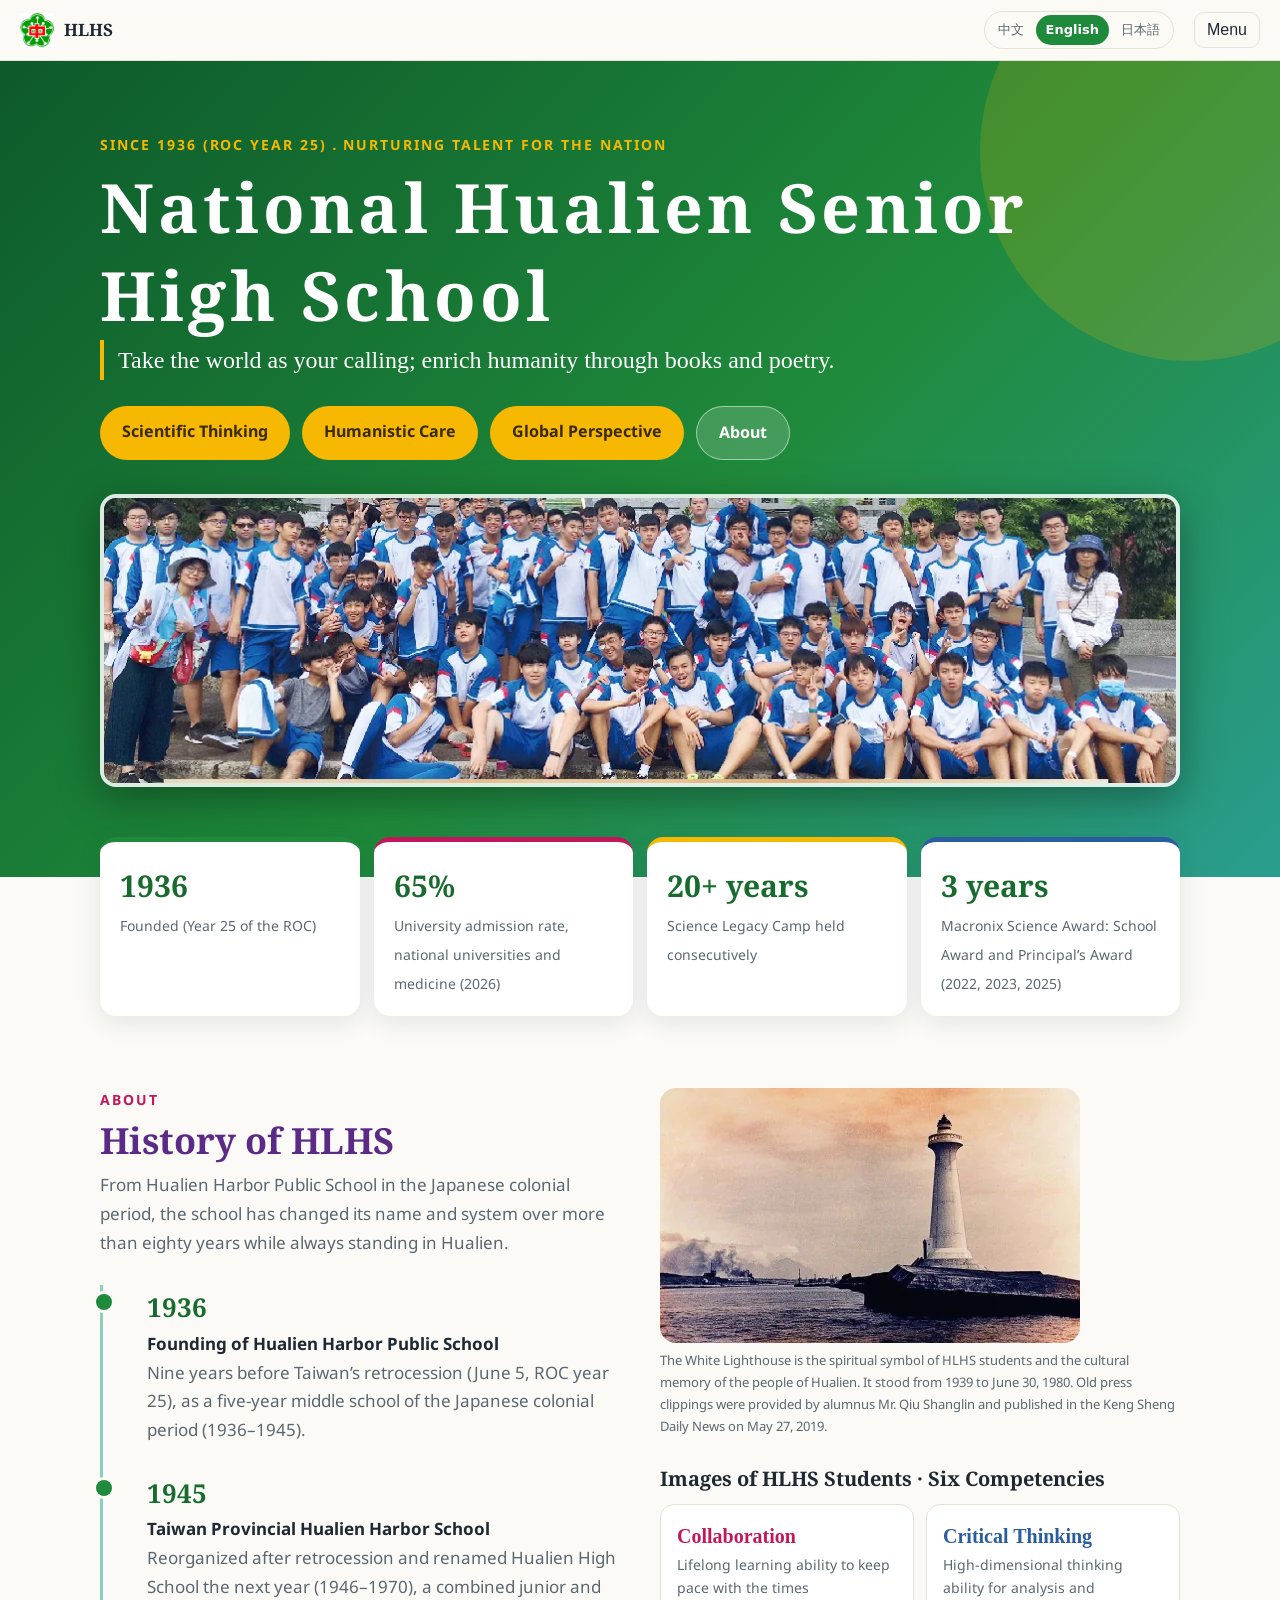
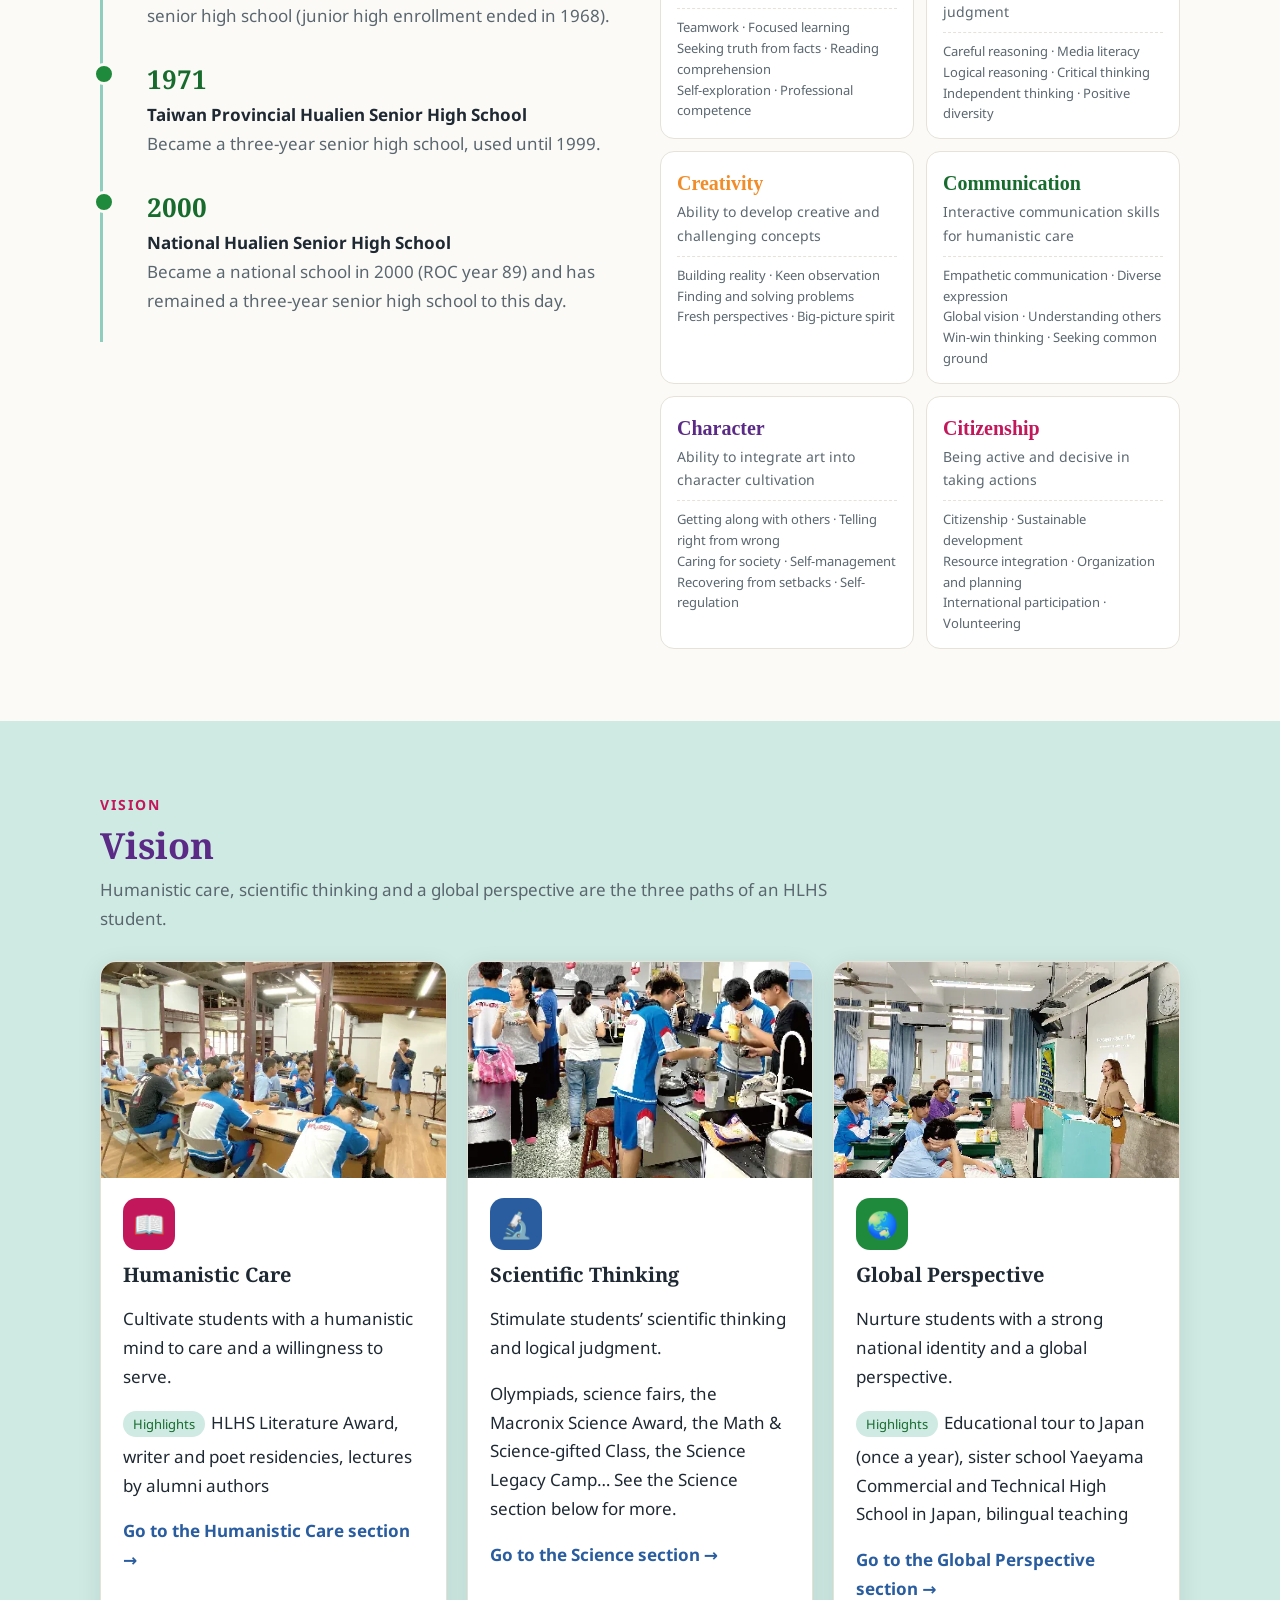
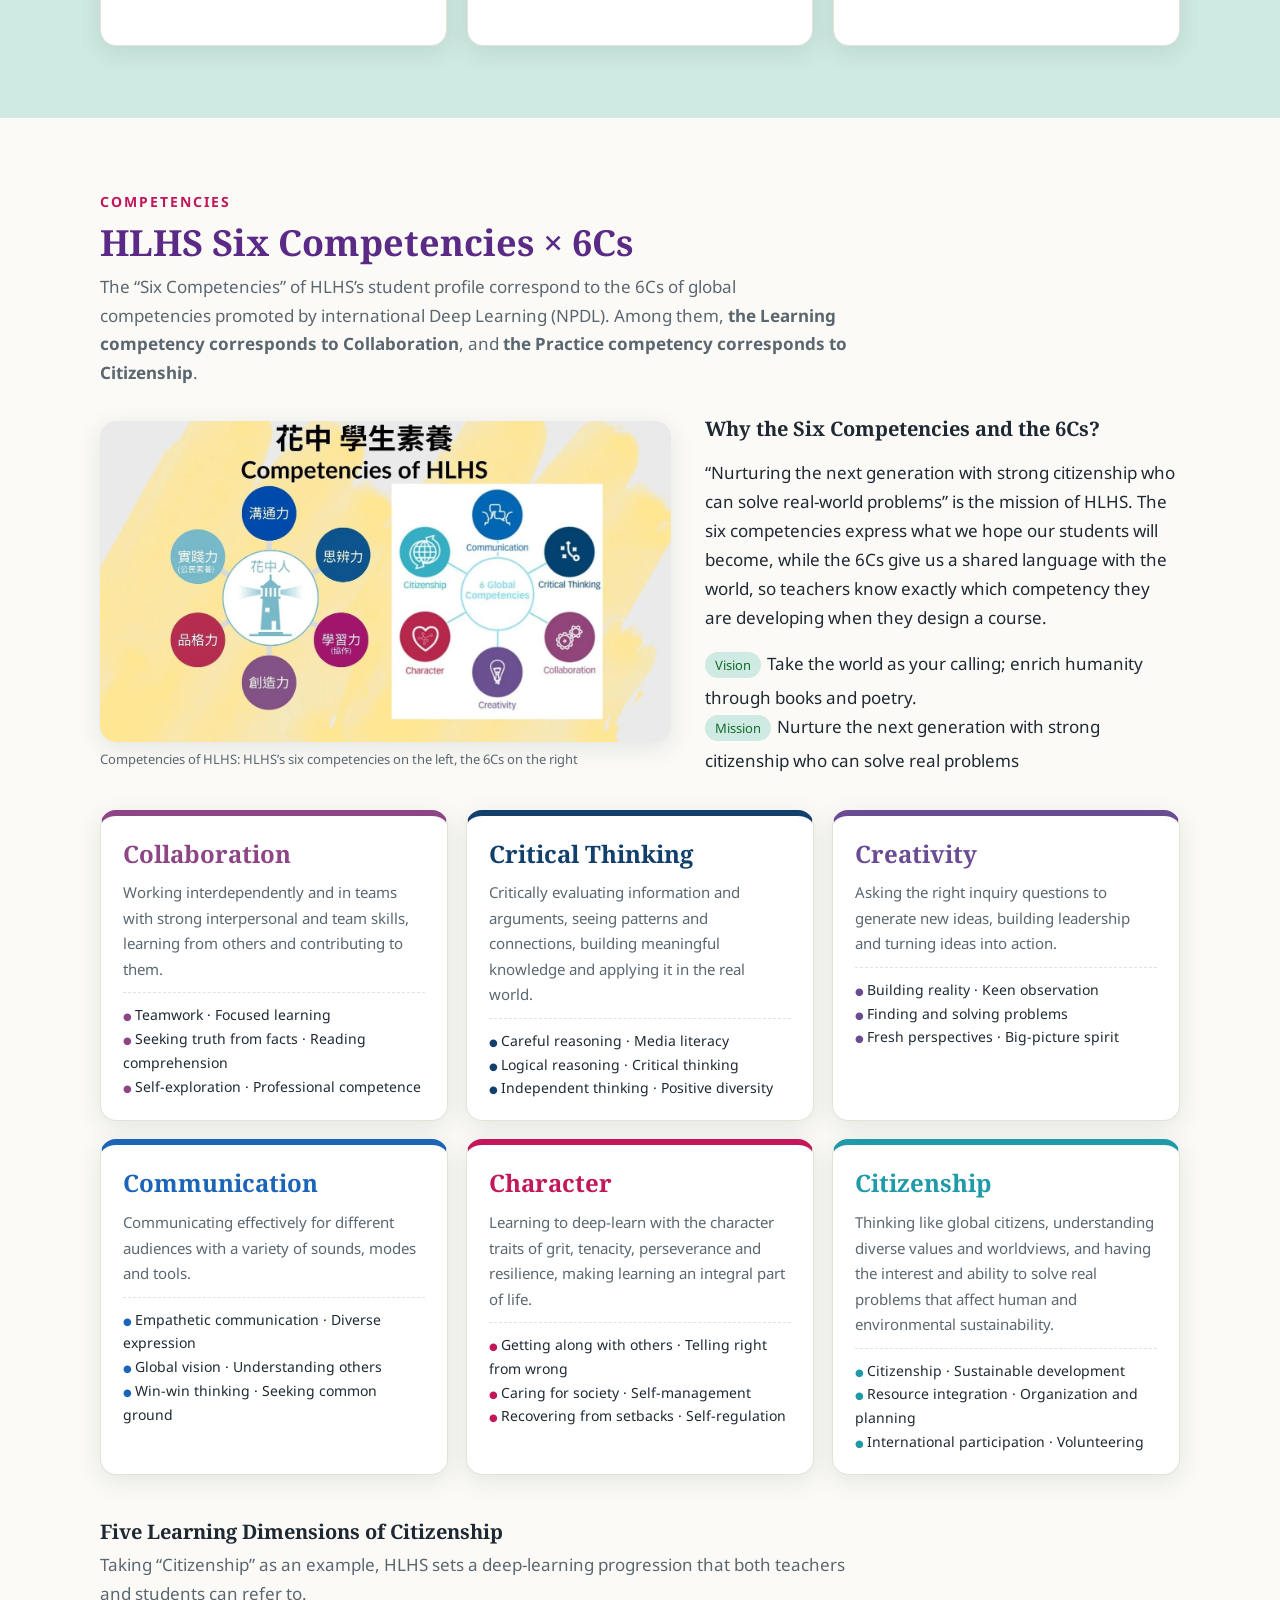
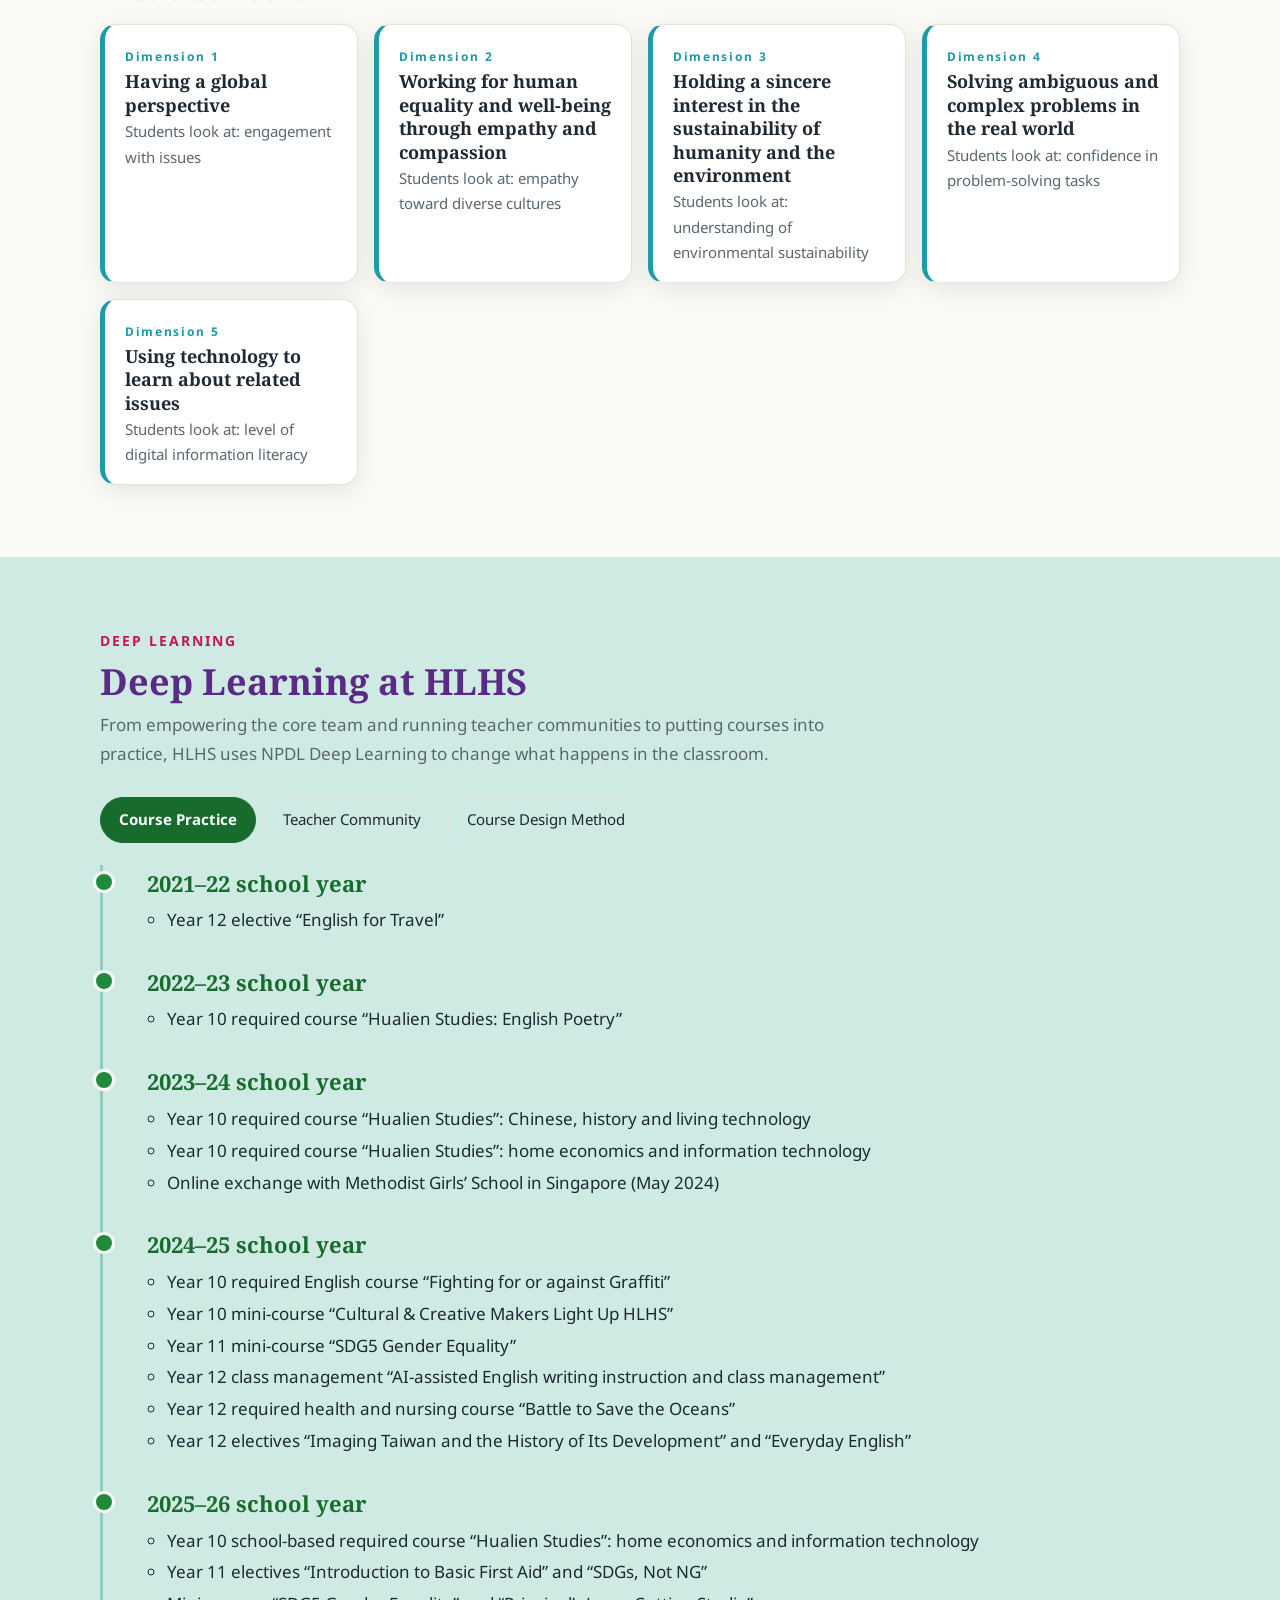
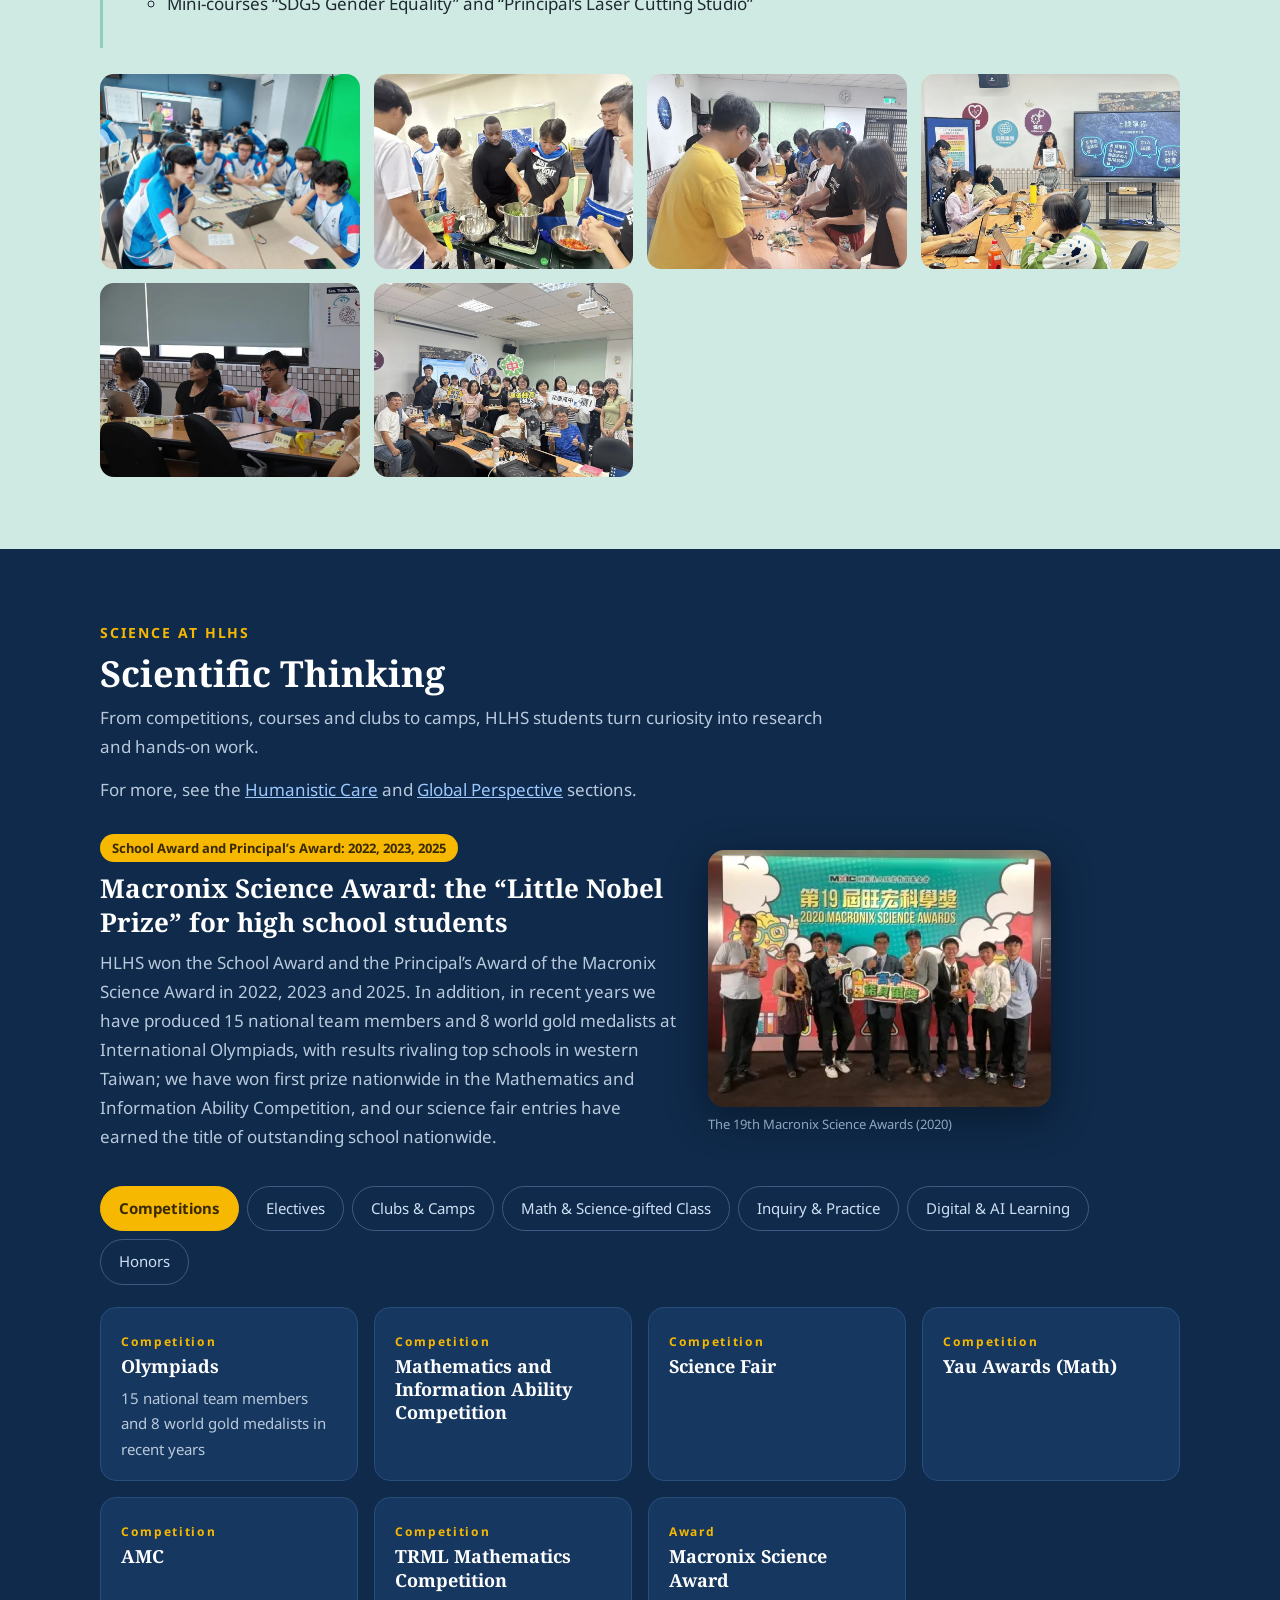
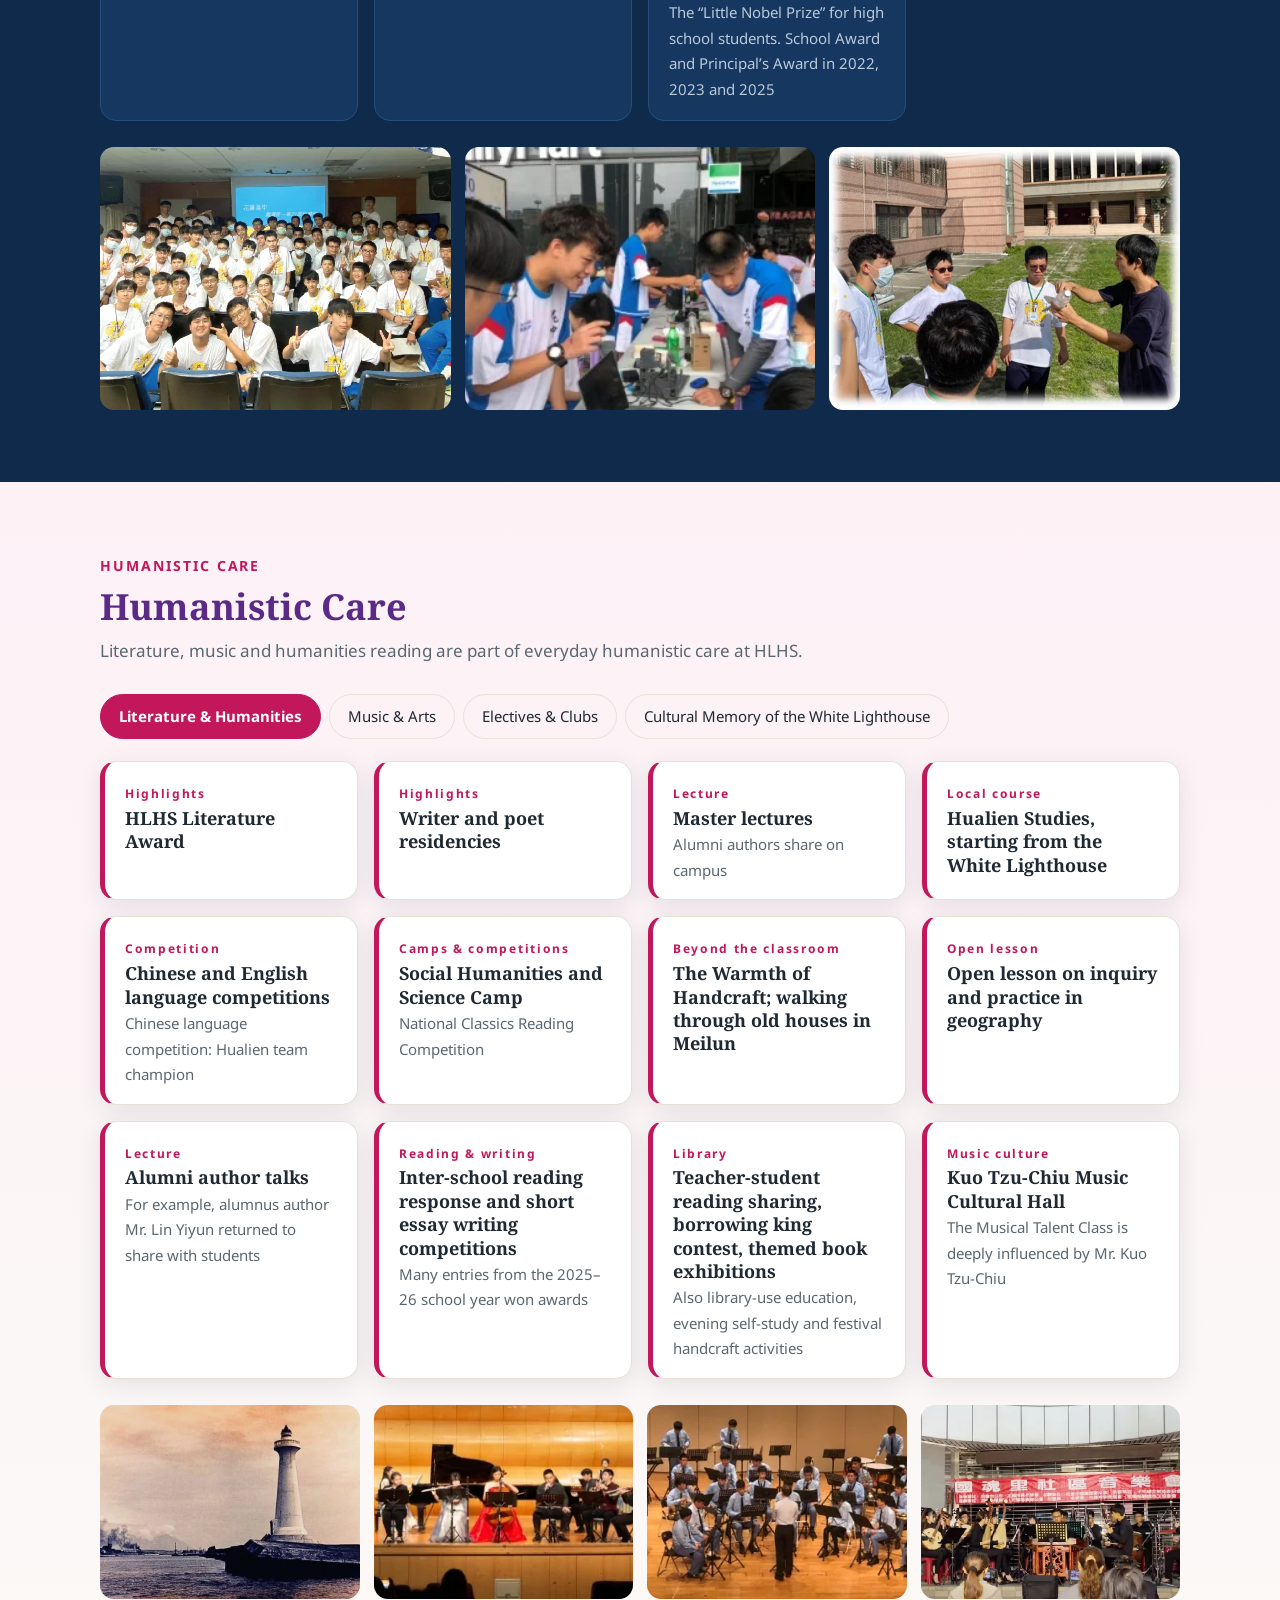
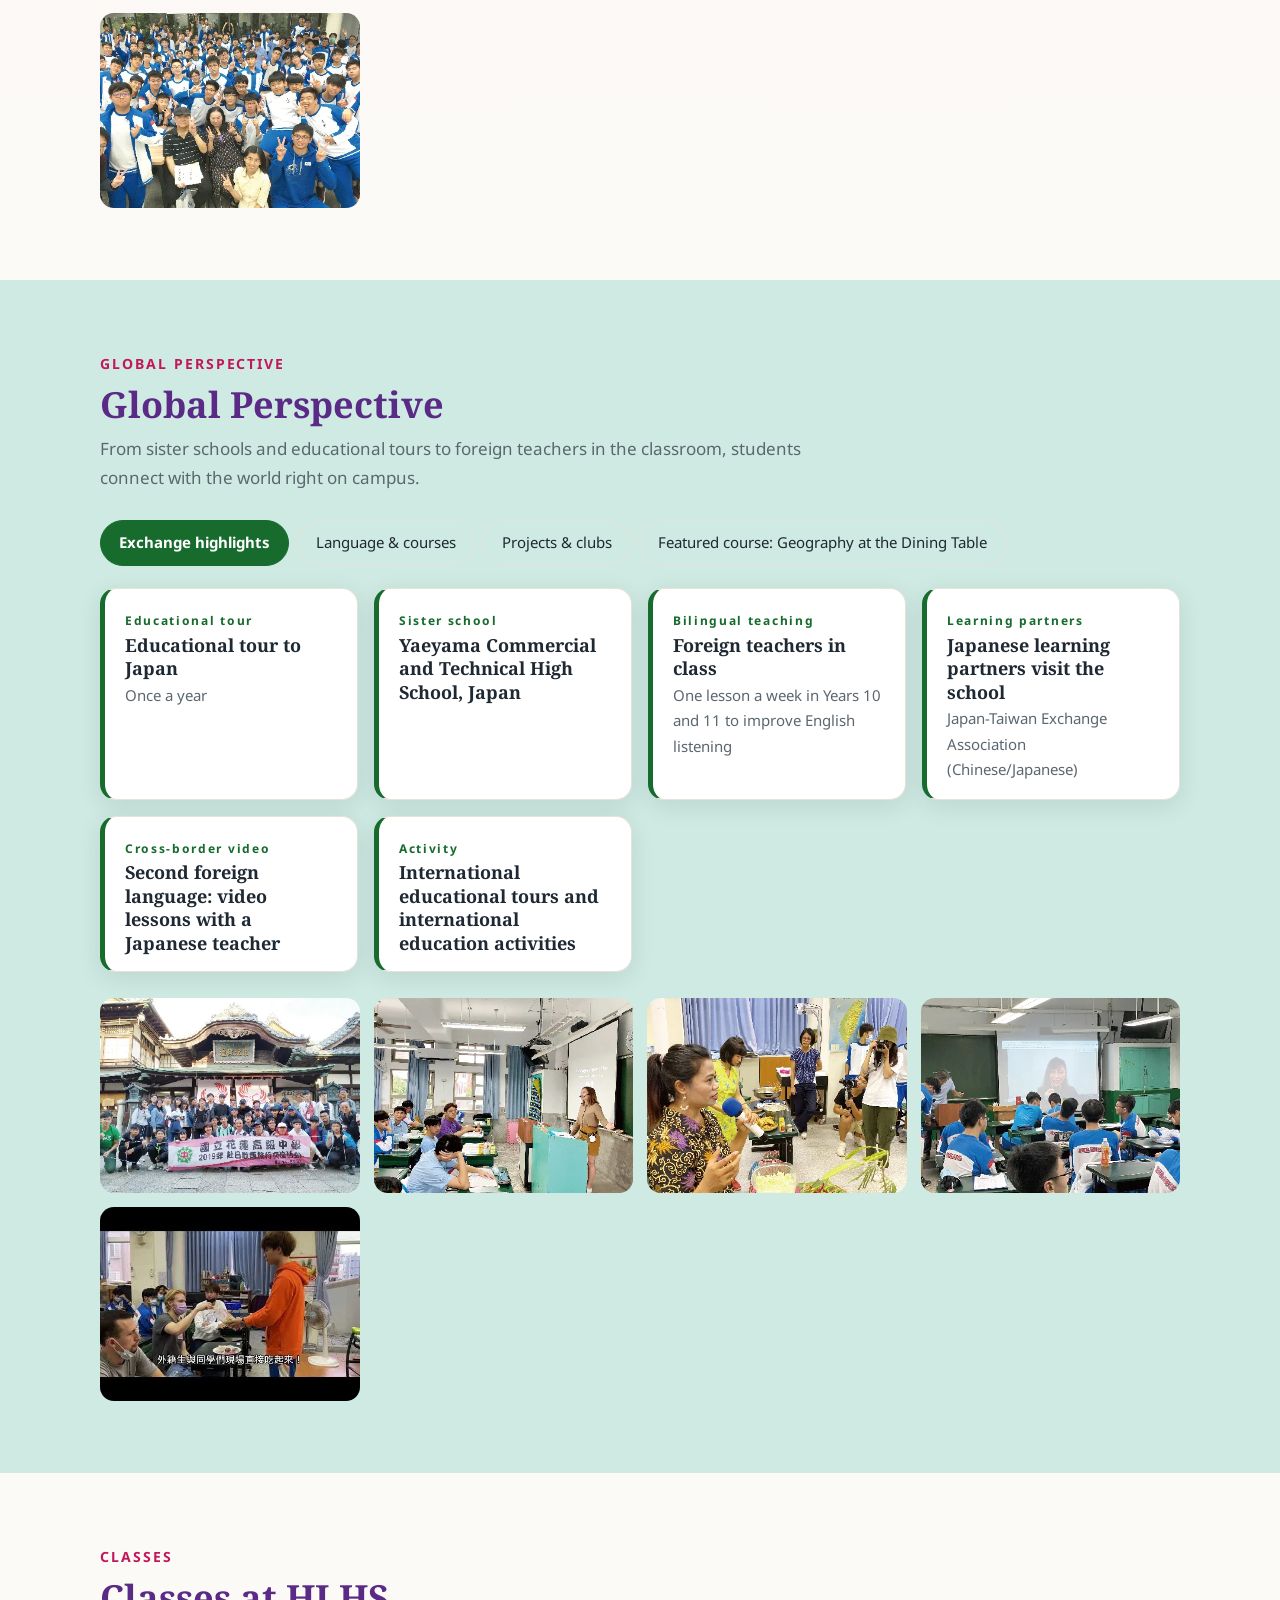
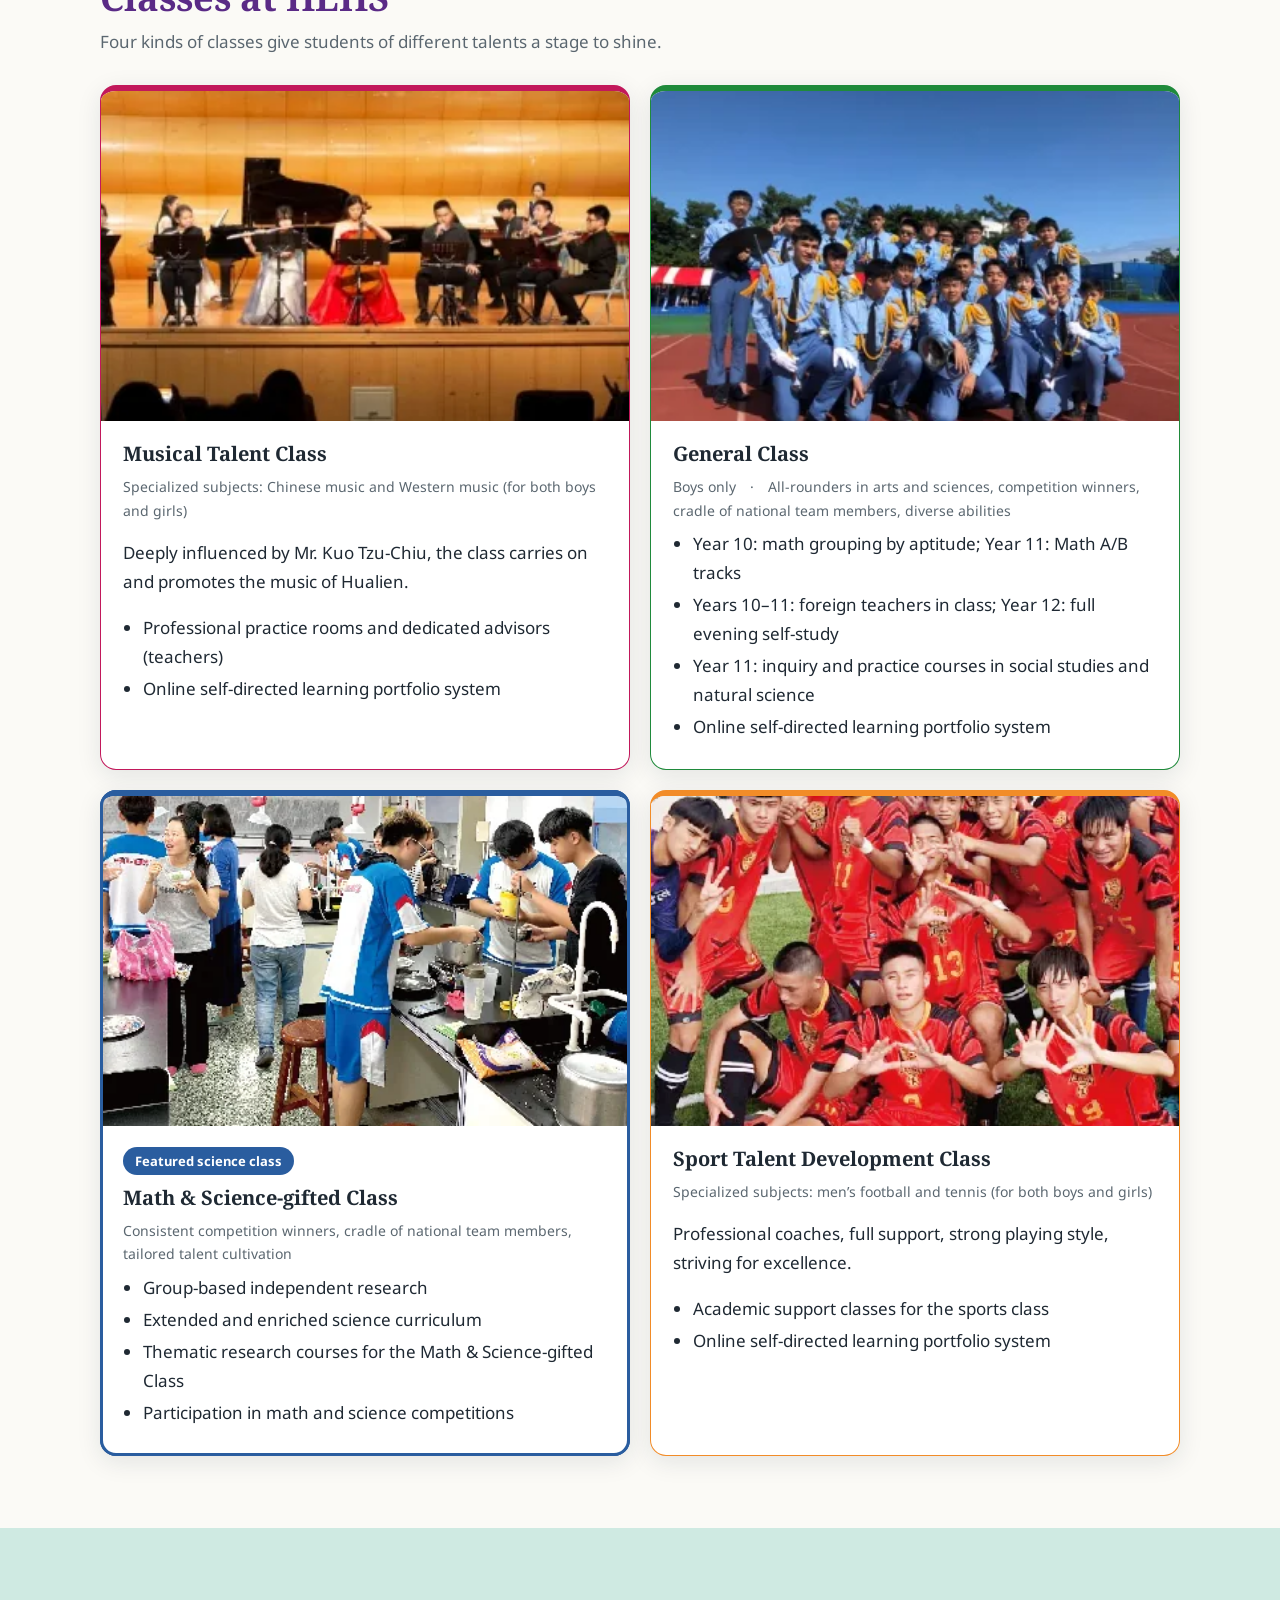
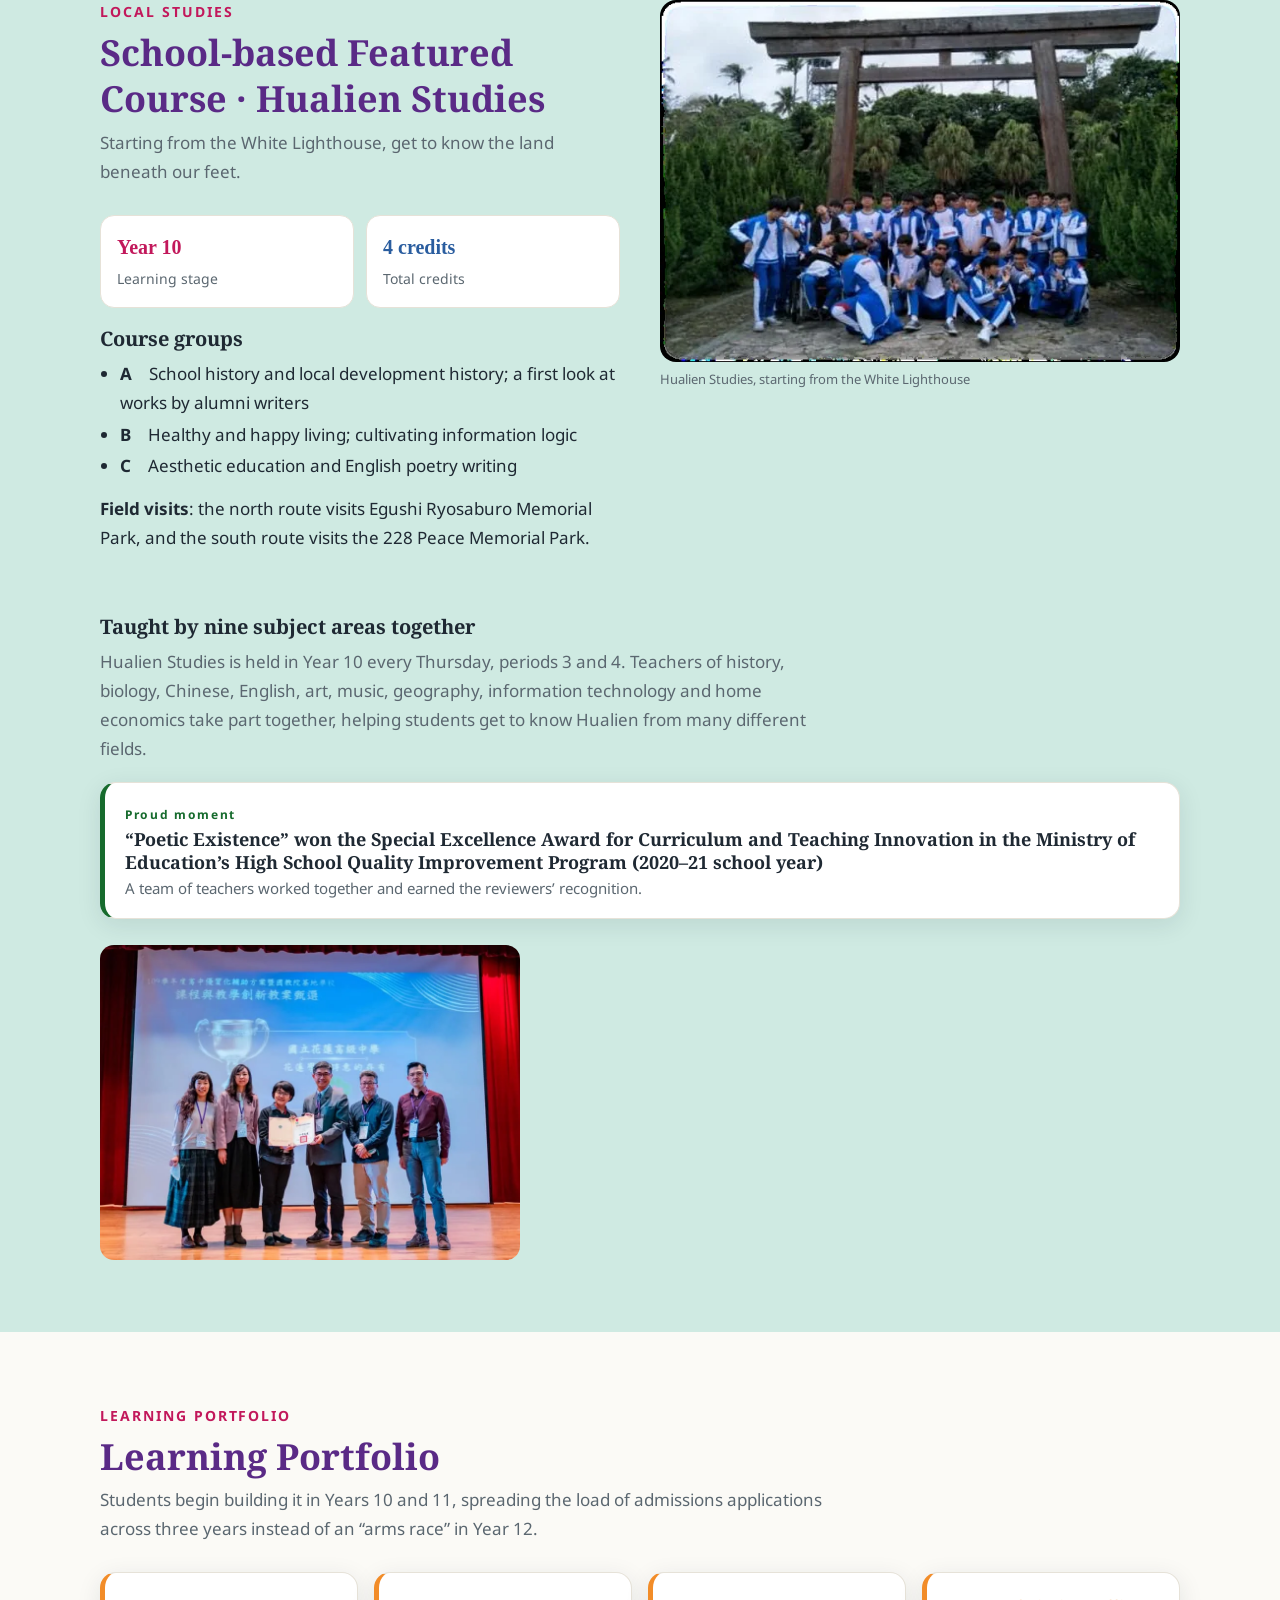
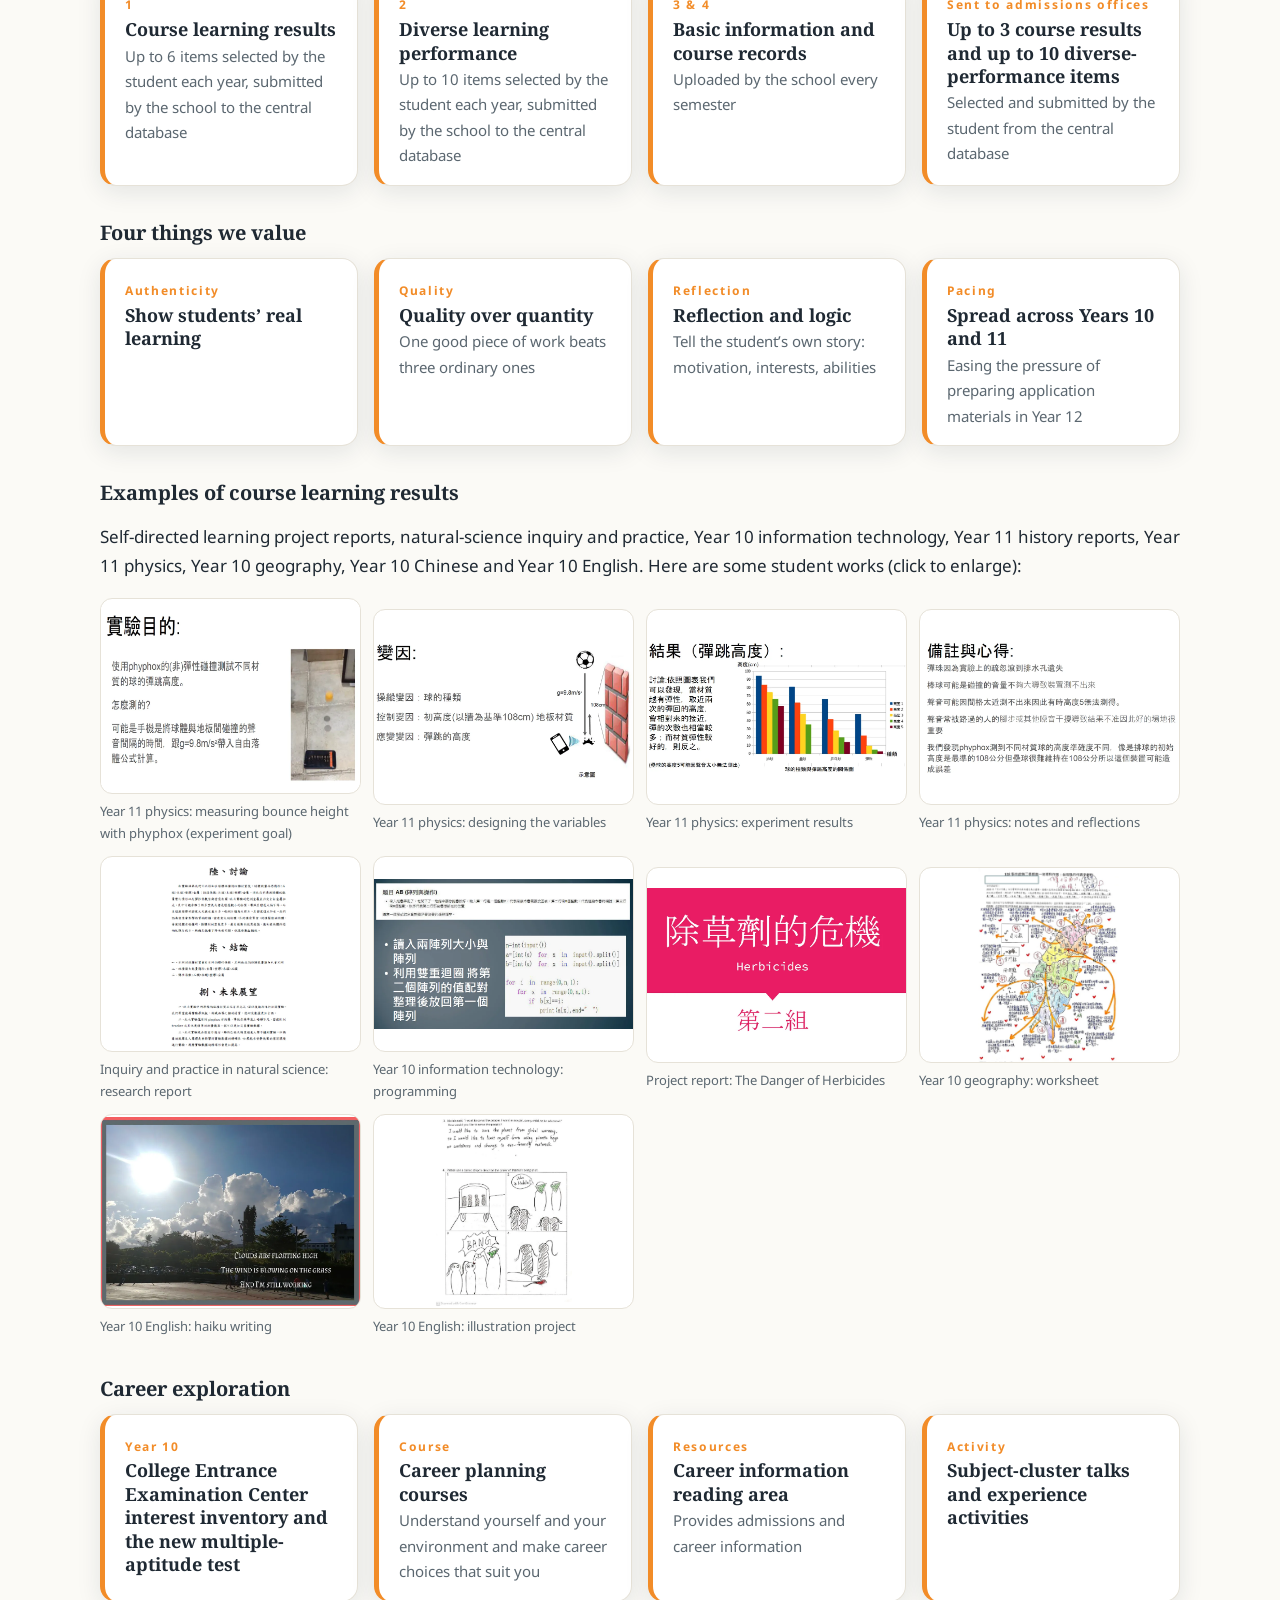
<file: en/index.html>
<!DOCTYPE html>

<html data-root="../" lang="en">
<head>
<meta charset="utf-8"/>
<meta content="width=device-width,initial-scale=1" name="viewport"/>
<title>National Hualien Senior High School | Campus Introduction</title>
<meta content="Introduction to National Hualien Senior High School: the three visions of humanistic care, scientific thinking and a global perspective, including science competitions, the Math &amp; Science-gifted Class, diverse electives and academic results." name="description"/>
<link href="../images/emblem.png" rel="icon"/>
<link href="https://fonts.googleapis.com" rel="preconnect"/>
<link crossorigin="" href="https://fonts.gstatic.com" rel="preconnect"/>
<link href="https://fonts.googleapis.com/css2?family=Noto+Sans:wght@400;500;700&amp;family=Noto+Serif:wght@600;700" rel="stylesheet"/>
<link href="../css/style.css" rel="stylesheet"/>
</head>
<body>
<nav aria-label="Main menu" class="nav">
<div class="wrap">
<a class="brand" href="#top"><img alt="" src="../images/emblem.png"/><span>HLHS</span></a>
<ul class="menu" id="menu">
<li><a href="#about">About</a></li>
<li><a href="#vision">Vision</a></li>
<li><a href="#competencies">Competencies</a></li>
<li><a href="#deep">Deep Learning</a></li>
<li><a class="sci" href="#science">Scientific Thinking</a></li>
<li><a href="#arts">Humanistic Care</a></li>
<li><a href="#global">Global Perspective</a></li>
<li><a href="#classes">Classes</a></li>
<li><a href="#hualien">Hualien Studies</a></li>
<li><a href="#portfolio">Portfolio</a></li>
<li><a href="#campus">Campus Map</a></li>
<li><a href="#life">Campus Life</a></li>
<li><a href="#results">Results</a></li>
<li><a href="#contact">Contact</a></li>
</ul>
<div aria-label="Language" class="lang" role="group"><a href="../" hreflang="zh-Hant" lang="zh-Hant">中文</a><a aria-current="true" class="on" href="./" hreflang="en" lang="en">English</a><a href="../ja/" hreflang="ja" lang="ja">日本語</a></div>
<button aria-controls="menu" aria-expanded="false" class="burger">Menu</button>
</div>
</nav>
<header class="hero" id="top">
<div class="wrap">
<p class="eyebrow" style="color:var(--yellow)">SINCE 1936 (ROC YEAR 25)．NURTURING TALENT FOR THE NATION</p>
<h1>National Hualien Senior High School</h1>

<p class="motto">Take the world as your calling; enrich humanity through books and poetry.</p>
<div class="btns">
<a class="btn p" href="#science">Scientific Thinking</a>
<a class="btn p" href="#arts">Humanistic Care</a>
<a class="btn p" href="#global">Global Perspective</a>
<a class="btn g" href="#about">About</a>
</div>
<div class="pano"><img alt="HLHS students posing in front of the White Lighthouse" height="287" src="../images/panorama.webp" width="1075"/></div>
</div>
</header>
<div class="wrap">
<div class="stats reveal">
<div class="stat"><b>1936</b><span>Founded (Year 25 of the ROC)</span></div>
<div class="stat"><b>65%</b><span>University admission rate, national universities and medicine (2026)</span></div>
<div class="stat"><b>20+ years</b><span>Science Legacy Camp held consecutively</span></div>
<div class="stat"><b>3 years</b><span>Macronix Science Award: School Award and Principal’s Award (2022, 2023, 2025)</span></div>
</div>
</div>

<section id="about">
<div class="wrap two">
<div class="reveal">
<p class="eyebrow">ABOUT</p>
<h2>History of HLHS </h2>
<p class="lead">From Hualien Harbor Public School in the Japanese colonial period, the school has changed its name and system over more than eighty years while always standing in Hualien.</p>
<ol class="tl" id="timeline"></ol>
</div>
<div class="reveal">
<figure class="figure">
<img alt="An old photograph of the White Lighthouse" loading="lazy" src="../images/lighthouse-old.webp"/>
<figcaption>The White Lighthouse is the spiritual symbol of HLHS students and the cultural memory of the people of Hualien. It stood from 1939 to June 30, 1980. Old press clippings were provided by alumnus Mr. Qiu Shanglin and published in the Keng Sheng Daily News on May 27, 2019.</figcaption>
</figure>
<h3 style="margin-top:28px">Images of HLHS Students · Six Competencies </h3>
<div class="ab" id="abilities" style="margin-top:12px"></div>
</div>
</div>
</section>

<section class="alt" id="vision">
<div class="wrap">
<p class="eyebrow">VISION</p>
<h2>Vision </h2>
<p class="lead">Humanistic care, scientific thinking and a global perspective are the three paths of an HLHS student.</p>
<div class="grid g3 vision">
<article class="card reveal">
<img alt="A humanities elective class" class="top" loading="lazy" src="../images/hum-elective-classroom.webp"/>
<div class="body">
<div class="ic">📖</div>
<h3>Humanistic Care</h3>
<p>Cultivate students with a humanistic mind to care and a willingness to serve.</p>
<p><span class="tag">Highlights</span>HLHS Literature Award, writer and poet residencies, lectures by alumni authors</p>
<p><a class="more" href="#arts">Go to the Humanistic Care section →</a></p>
</div>
</article>
<article class="card reveal">
<img alt="Hands-on work in a science elective" class="top" loading="lazy" src="../images/sci-cooking-lab.webp"/>
<div class="body">
<div class="ic">🔬</div>
<h3>Scientific Thinking</h3>
<p>Stimulate students’ scientific thinking and logical judgment.</p>
<p>Olympiads, science fairs, the Macronix Science Award, the Math &amp; Science-gifted Class, the Science Legacy Camp… See the Science section below for more.</p>
<p><a class="more" href="#science">Go to the Science section →</a></p>
</div>
</article>
<article class="card reveal">
<img alt="Bilingual teaching with a foreign teacher in class" class="top" loading="lazy" src="../images/intl-bilingual.webp"/>
<div class="body">
<div class="ic">🌏</div>
<h3>Global Perspective</h3>
<p>Nurture students with a strong national identity and a global perspective.</p>
<p><span class="tag">Highlights</span>Educational tour to Japan (once a year), sister school Yaeyama Commercial and Technical High School in Japan, bilingual teaching</p>
<p><a class="more" href="#global">Go to the Global Perspective section →</a></p>
</div>
</article>
</div>
</div>
</section>

<section id="competencies">
<div class="wrap">
<p class="eyebrow">COMPETENCIES</p>
<h2>HLHS Six Competencies × 6Cs</h2>
<p class="lead">The “Six Competencies” of HLHS’s student profile correspond to the 6Cs of global competencies promoted by international Deep Learning (NPDL). Among them, <b>the Learning competency corresponds to Collaboration</b>, and <b>the Practice competency corresponds to Citizenship</b>.</p>
<div class="comp-hero reveal">
<figure class="figure" style="margin:0">
<img alt="Competencies of HLHS: comparison of HLHS’s six competencies and the 6Cs" loading="lazy" src="../images/competencies-diagram.webp"/>
<figcaption>Competencies of HLHS: HLHS’s six competencies on the left, the 6Cs on the right</figcaption>
</figure>
<div>
<h3>Why the Six Competencies and the 6Cs?</h3>
<p>“Nurturing the next generation with strong citizenship who can solve real-world problems” is the mission of HLHS. The six competencies express what we hope our students will become, while the 6Cs give us a shared language with the world, so teachers know exactly which competency they are developing when they design a course.</p>
<p style="margin-bottom:0"><span class="tag">Vision</span>Take the world as your calling; enrich humanity through books and poetry.<br/><span class="tag">Mission</span>Nurture the next generation with strong citizenship who can solve real problems</p>
</div>
</div>
<div class="cc-grid" id="comp-grid"></div>
<h3 style="margin:44px 0 6px">Five Learning Dimensions of Citizenship</h3>
<p class="lead" style="margin-bottom:16px">Taking “Citizenship” as an example, HLHS sets a deep-learning progression that both teachers and students can refer to.</p>
<div class="kgrid topic" style="--acc:#1e9aa8">
<div class="kc"><span class="k">Dimension 1</span><h3>Having a global perspective</h3><p>Students look at: engagement with issues</p></div>
<div class="kc"><span class="k">Dimension 2</span><h3>Working for human equality and well-being through empathy and compassion</h3><p>Students look at: empathy toward diverse cultures</p></div>
<div class="kc"><span class="k">Dimension 3</span><h3>Holding a sincere interest in the sustainability of humanity and the environment</h3><p>Students look at: understanding of environmental sustainability</p></div>
<div class="kc"><span class="k">Dimension 4</span><h3>Solving ambiguous and complex problems in the real world</h3><p>Students look at: confidence in problem-solving tasks</p></div>
<div class="kc"><span class="k">Dimension 5</span><h3>Using technology to learn about related issues</h3><p>Students look at: level of digital information literacy</p></div>
</div>
</div>
</section>

<section class="alt topic" id="deep" style="--acc:var(--green-d)">
<div class="wrap">
<p class="eyebrow">DEEP LEARNING</p>
<h2>Deep Learning at HLHS</h2>
<p class="lead">From empowering the core team and running teacher communities to putting courses into practice, HLHS uses NPDL Deep Learning to change what happens in the classroom.</p>
<div aria-label="Deep learning categories" class="tabs" role="tablist">
<button aria-selected="true" data-tab="d1" role="tab">Course Practice</button>
<button aria-selected="false" data-tab="d2" role="tab">Teacher Community</button>
<button aria-selected="false" data-tab="d3" role="tab">Course Design Method</button>
</div>
<div class="panel" id="d1">
<ol class="tl" id="deep-tl"></ol>
</div>
<div class="panel" hidden="" id="d2">
<div class="kgrid">
<div class="kc"><span class="k">Three pillars</span><h3>Empowering the core team</h3><p>The steering team learns first and acts first</p></div>
<div class="kc"><span class="k">Three pillars</span><h3>Running teacher communities</h3><p>Teachers help one another succeed</p></div>
<div class="kc"><span class="k">Three pillars</span><h3>Student course practice</h3><p>Bringing deep learning into the classroom</p></div>
<div class="kc"><span class="k">Fixed time</span><h3>Community time every Tuesday afternoon</h3><p>Plan ahead and set the time aside</p></div>
<div class="kc"><span class="k">Culture</span><h3>Invite, never force</h3><p>Safe, non-judgmental and built on trust</p></div>
<div class="kc"><span class="k">Approach</span><h3>Give teachers the stage to shine</h3><p>Start small and become a peer role model</p></div>
<div class="kc"><span class="k">External resources</span><h3>Guest speakers and visits to other schools</h3><p>Bring in outside resources to solve the real problems teachers face</p></div>
<div class="kc"><span class="k">Digital tools</span><h3>Canva, Padlet, Google Education Plus</h3><p>Encourage teachers to try</p></div>
</div>
</div>
<div class="panel" hidden="" id="d3">
<div class="kgrid">
<div class="kc"><span class="k">Step 1</span><h3>Start with the course design</h3></div>
<div class="kc"><span class="k">Step 2</span><h3>Find the C that the course context needs</h3></div>
<div class="kc"><span class="k">Step 3</span><h3>Look at the dimensions that fit this C</h3></div>
<div class="kc"><span class="k">Step 4</span><h3>Fine-tune the course design around the chosen C</h3></div>
<div class="kc wide"><span class="k">Course example</span><h3>A concept-mapping reading course with citizenship as its goal</h3><p>Icebreaker and grouping → skill explanation → concept-mapping practice → reading practice (articles on environmental protection, nature, life education and gender equality) → World Café → presentation and sharing. Pre- and post-tests show students’ progress in each dimension, so the course can be refined step by step.</p></div>
</div>
</div>
<div class="tp reveal">
<img alt="Students in an online exchange with a Singapore school" loading="lazy" src="../images/deep-online-exchange.webp"/>
<img alt="Students cooking in a deep-learning course" loading="lazy" src="../images/deep-cooking-class.webp"/>
<img alt="A handcraft activity in a deep-learning course" loading="lazy" src="../images/deep-craft-class.webp"/>
<img alt="Teacher community workshop" loading="lazy" src="../images/plc-workshop-screen.webp"/>
<img alt="Teacher community discussion" loading="lazy" src="../images/plc-discussion.webp"/>
<img alt="Teacher community members in a group photo" loading="lazy" src="../images/plc-group-photo.webp"/>
</div>
</div>
</section>

<section id="science">
<div class="wrap">
<p class="eyebrow">SCIENCE AT HLHS</p>
<h2>Scientific Thinking </h2>
<p class="lead">From competitions, courses and clubs to camps, HLHS students turn curiosity into research and hands-on work.</p>
<p class="lead" style="margin-top:-14px">For more, see the <a href="#arts">Humanistic Care</a> and <a href="#global">Global Perspective</a> sections.</p>
<div class="sc-hero reveal">
<div>
<span class="badge">School Award and Principal’s Award: 2022, 2023, 2025</span>
<h3 style="color:#fff;font-size:26px;margin-bottom:10px">Macronix Science Award: the “Little Nobel Prize” for high school students</h3>
<p style="color:#b9c9dc;margin:0">HLHS won the School Award and the Principal’s Award of the Macronix Science Award in 2022, 2023 and 2025. In addition, in recent years we have produced 15 national team members and 8 world gold medalists at International Olympiads, with results rivaling top schools in western Taiwan; we have won first prize nationwide in the Mathematics and Information Ability Competition, and our science fair entries have earned the title of outstanding school nationwide.</p>
</div>
<figure class="figure" style="margin:0"><img alt="The 19th Macronix Science Awards ceremony" loading="lazy" src="../images/macronix-award.webp"/><figcaption style="color:#8fa6c0">The 19th Macronix Science Awards (2020)</figcaption></figure>
</div>
<div aria-label="Science section categories" class="tabs" role="tablist">
<button aria-selected="true" data-tab="t1" role="tab">Competitions</button>
<button aria-selected="false" data-tab="t2" role="tab">Electives</button>
<button aria-selected="false" data-tab="t3" role="tab">Clubs &amp; Camps</button>
<button aria-selected="false" data-tab="t4" role="tab">Math &amp; Science-gifted Class</button>
<button aria-selected="false" data-tab="t6" role="tab">Inquiry &amp; Practice</button>
<button aria-selected="false" data-tab="t7" role="tab">Digital &amp; AI Learning</button>
<button aria-selected="false" data-tab="t5" role="tab">Honors</button>
</div>
<div class="panel" id="t1">
<div class="sc-grid">
<div class="sc"><span class="k">Competition</span><h3>Olympiads</h3><p>15 national team members and 8 world gold medalists in recent years</p></div>
<div class="sc"><span class="k">Competition</span><h3>Mathematics and Information Ability Competition</h3></div>
<div class="sc"><span class="k">Competition</span><h3>Science Fair</h3></div>
<div class="sc"><span class="k">Competition</span><h3>Yau Awards (Math)</h3></div>
<div class="sc"><span class="k">Competition</span><h3>AMC</h3></div>
<div class="sc"><span class="k">Competition</span><h3>TRML Mathematics Competition</h3></div>
<div class="sc"><span class="k">Award</span><h3>Macronix Science Award</h3><p>The “Little Nobel Prize” for high school students. School Award and Principal’s Award in 2022, 2023 and 2025</p></div>
</div>
</div>
<div class="panel" hidden="" id="t2">
<div class="sc-grid">
<div class="sc"><span class="k">Elective</span><h3>Chemistry in Daily Life</h3></div>
<div class="sc"><span class="k">Elective</span><h3>Savoring Biology</h3></div>
<div class="sc"><span class="k">Elective</span><h3>Advanced Programming</h3></div>
<div class="sc"><span class="k">Elective</span><h3>Physics Exploration for IYPT and Science Fairs</h3></div>
<div class="sc"><span class="k">Elective</span><h3>Chemistry Under the Overpass</h3></div>
</div>
<p class="note">Year 11 General Class students also take inquiry and practice courses in social studies and natural science.</p>
</div>
<div class="panel" hidden="" id="t3">
<div class="sc-grid">
<div class="sc"><span class="k">Club</span><h3>Science Service Club</h3></div>
<div class="sc"><span class="k">Club</span><h3>Information Research Club</h3></div>
<div class="sc"><span class="k">Camp</span><h3>Science Legacy Camp</h3><p>Held for more than 20 consecutive years</p></div>
<div class="sc"><span class="k">Activity</span><h3>Science project presentations</h3></div>
<div class="sc"><span class="k">Activity</span><h3>On-campus science fair</h3></div>
<div class="sc"><span class="k">Activity</span><h3>Biology and physics challenge stations</h3></div>
<div class="sc"><span class="k">Volunteering</span><h3>Science Train volunteers and station masters</h3></div>
</div>
</div>
<div class="panel" hidden="" id="t4">
<div class="sc-grid">
<div class="sc"><span class="k">Focus</span><h3>Consistent competition winners and a cradle of national team members</h3><p>Tailored talent cultivation projects</p></div>
<div class="sc"><span class="k">Course</span><h3>Group-based independent research</h3></div>
<div class="sc"><span class="k">Course</span><h3>Extended and enriched science curriculum</h3></div>
<div class="sc"><span class="k">Course</span><h3>Thematic research courses for the Math &amp; Science-gifted Class</h3></div>
<div class="sc"><span class="k">Participation</span><h3>Math and science competitions</h3></div>
</div>
</div>
<div class="panel" hidden="" id="t6">
<div class="sc-grid">
<div class="sc"><span class="k">Natural sciences</span><h3>Required inquiry and practice course</h3><p>Required natural science courses total 12 credits, one third of which (4 credits) are cross-disciplinary inquiry and practice</p></div>
<div class="sc"><span class="k">Social studies</span><h3>Extended and enriched electives</h3><p>Inquiry and practice in social studies is offered as an extended and enriched elective</p></div>
<div class="sc"><span class="k">Four themes</span><h3>Finding problems, planning and research</h3><p>Argumentation and modeling, expression and sharing</p></div>
<div class="sc"><span class="k">Way of learning</span><h3>From “verifying” to “inquiring”</h3><p>Students form teams, discuss together, identify the variables that may affect results, then adjust and test, rather than just following a lab manual</p></div>
</div>
<p class="note">Course results from natural-science inquiry and practice can be added to students’ learning portfolios.</p>
</div>
<div class="panel" hidden="" id="t7">
<div class="sc-grid">
<div class="sc"><span class="k">Philosophy</span><h3>Student thinking at the center</h3><p>Use AI to improve lesson preparation, personalized learning and instant feedback, while guarding against cognitive offloading and the decline of deep reading</p></div>
<div class="sc"><span class="k">Digital environment</span><h3>Digital displays, devices and mobile digital carts</h3><p>Google Classroom and asynchronous online courses help with make-up lessons and narrow learning gaps</p></div>
<div class="sc"><span class="k">Student literacy</span><h3>Recognizing AI errors and bias</h3><p>Prompting skills, academic integrity and AI ethics</p></div>
<div class="sc"><span class="k">Teacher growth</span><h3>Teacher digital-learning communities</h3><p>AI training, cross-subject co-planning and lesson observation</p></div>
<div class="sc"><span class="k">Related projects</span><h3>Technology-assisted self-directed learning, digital pioneer project, NPDL Deep Learning</h3><p>Also all-English teaching and the Social-Emotional Learning (SEL) seed school project</p></div>
<div class="sc"><span class="k">Governance</span><h3>AI usage tiers (draft)</h3><p>From no AI use to AI-led use, with clear rules on how each tier may be used and disclosed</p></div>
</div>
</div>
<div class="panel" hidden="" id="t5">
<div id="sci-honors"></div>
<p class="note">Source: the 2021 HLHS brochure; recent results to be updated.</p>
</div>
<div class="sc-photo reveal">
<img alt="A group photo of students in a tiered lecture hall at a science event" loading="lazy" src="../images/science-lecture-hall.webp"/>
<img alt="Students operating experimental equipment at a science booth" loading="lazy" src="../images/sci-laptop.webp"/>
<img alt="Students doing science inquiry outdoors" loading="lazy" src="../images/sci-outdoor-physics.webp"/>
</div>
</div>
</section>

<section class="topic arts" id="arts">
<div class="wrap">
<p class="eyebrow">HUMANISTIC CARE</p>
<h2>Humanistic Care </h2>
<p class="lead">Literature, music and humanities reading are part of everyday humanistic care at HLHS.</p>
<div aria-label="Humanistic Care section categories" class="tabs" role="tablist">
<button aria-selected="true" data-tab="a1" role="tab">Literature &amp; Humanities</button>
<button aria-selected="false" data-tab="a2" role="tab">Music &amp; Arts</button>
<button aria-selected="false" data-tab="a3" role="tab">Electives &amp; Clubs</button>
<button aria-selected="false" data-tab="a4" role="tab">Cultural Memory of the White Lighthouse</button>
</div>
<div class="panel" id="a1">
<div class="kgrid">
<div class="kc"><span class="k">Highlights</span><h3>HLHS Literature Award</h3></div>
<div class="kc"><span class="k">Highlights</span><h3>Writer and poet residencies</h3></div>
<div class="kc"><span class="k">Lecture</span><h3>Master lectures</h3><p>Alumni authors share on campus</p></div>
<div class="kc"><span class="k">Local course</span><h3>Hualien Studies, starting from the White Lighthouse</h3></div>
<div class="kc"><span class="k">Competition</span><h3>Chinese and English language competitions</h3><p>Chinese language competition: Hualien team champion</p></div>
<div class="kc"><span class="k">Camps &amp; competitions</span><h3>Social Humanities and Science Camp</h3><p>National Classics Reading Competition</p></div>
<div class="kc"><span class="k">Beyond the classroom</span><h3>The Warmth of Handcraft; walking through old houses in Meilun</h3></div>
<div class="kc"><span class="k">Open lesson</span><h3>Open lesson on inquiry and practice in geography</h3></div>
<div class="kc"><span class="k">Lecture</span><h3>Alumni author talks</h3><p>For example, alumnus author Mr. Lin Yiyun returned to share with students</p></div>
<div class="kc"><span class="k">Reading &amp; writing</span><h3>Inter-school reading response and short essay writing competitions</h3><p>Many entries from the 2025–26 school year won awards</p></div>
<div class="kc"><span class="k">Library</span><h3>Teacher-student reading sharing, borrowing king contest, themed book exhibitions</h3><p>Also library-use education, evening self-study and festival handcraft activities</p></div>
<div class="kc"><span class="k">Music culture</span><h3>Kuo Tzu-Chiu Music Cultural Hall</h3><p>The Musical Talent Class is deeply influenced by Mr. Kuo Tzu-Chiu</p></div>
</div>
</div>
<div class="panel" hidden="" id="a2">
<div class="kgrid">
<div class="kc"><span class="k">Classes</span><h3>Musical Talent Class</h3><p>Chinese and Western music (for both boys and girls). Deeply influenced by Mr. Kuo Tzu-Chiu, the class carries on and promotes the music of Hualien</p></div>
<div class="kc"><span class="k">Ensembles</span><h3>Wind Ensemble</h3><p>Wind ensemble: Hualien Group A champion; national Excellence Award</p></div>
<div class="kc"><span class="k">Ensembles</span><h3>HLHS Chinese Chamber Music Ensemble</h3><p>Performs at community concerts</p></div>
<div class="kc"><span class="k">Course</span><h3>Aesthetic education and English poetry writing</h3><p>Hualien Studies course group C</p></div>
</div>
</div>
<div class="panel" hidden="" id="a3">
<div class="kgrid">
<div class="kc"><span class="k">Elective</span><h3>Special Study of Romance of the Three Kingdoms</h3></div>
<div class="kc"><span class="k">Elective</span><h3>Walking Through Hualien</h3></div>
<div class="kc"><span class="k">Elective</span><h3>Special Study of Law</h3></div>
<div class="kc"><span class="k">Elective</span><h3>The Warmth of Handcraft</h3></div>
<div class="kc"><span class="k">Elective</span><h3>Getting to Know Taiwan Through the Dining Table</h3></div>
<div class="kc"><span class="k">Elective</span><h3>Film Appreciation and Values Reflection</h3></div>
<div class="kc wide"><span class="k">Club</span><h3>Mass Communication Club, Red Cross Youth Service Team, Wind Ensemble, Key Club, Spring Sun Club, Scout Club, Honor Guard</h3></div>
</div>
</div>
<div class="panel" hidden="" id="a4">
<div class="two" style="gap:26px;margin-bottom:20px;align-items:center">
<img alt="Cover of The Power of Memory" height="1200" loading="lazy" src="../images/book-memory.webp" style="border-radius:14px;box-shadow:var(--shadow);width:auto;max-height:440px;max-width:100%;margin:0 auto" width="675"/>
<p style="margin:0">“The Power of Memory” was compiled by HLHS history teachers Zhang Mingjie and Xu Qingyun together with alumnus Li Qijie. Through historical photographs and writings by Hualien authors, the editors tell of the “cultural memory” of the White Lighthouse and of the place it holds in the hearts of HLHS students and the people of Hualien.</p>
</div>
<div class="kgrid">
<div class="kc wide"><span class="k">Book</span><h3>The Power of Memory</h3><p>A book in memory of the White Lighthouse of Hualien. The editors, HLHS history teachers Zhang Mingjie and Xu Qingyun and alumnus Li Qijie, use historical photographs and essays by Hualien writers to tell of the lighthouse’s “cultural memory.”</p></div>
<div class="kc wide"><span class="k">Featured HLHS writers</span><h3>Yang Mu, Li Tong, Ye Risong, Chen Li, Qiu Shang-lin, Liao Hung-chi, Wu Ming, Chen Ke-hua and others</h3><p>Each writes about the White Lighthouse, for example alumnus Yang Mu’s essay “The Searcher: The White Lighthouse of Hualien.”</p></div>
<div class="kc"><span class="k">Meaning</span><h3>A spiritual symbol of HLHS students</h3></div>
<div class="kc"><span class="k">Meaning</span><h3>The cultural memory of the people of Hualien</h3></div>
<div class="kc"><span class="k">History</span><h3>White Lighthouse: 1939–1980</h3><p>The White Lighthouse stood from 1939 to June 30, 1980. Old press clippings were provided by alumnus Mr. Qiu Shang-lin and published in the Keng Sheng Daily News on May 27, 2019.</p></div>
</div>
</div>
<div class="tp reveal">
<img alt="An old photograph of the White Lighthouse" loading="lazy" src="../images/lighthouse-old.webp"/>
<img alt="Musical Talent Class stage performance" loading="lazy" src="../images/music-class-stage.webp"/>
<img alt="Wind ensemble performance" loading="lazy" src="../images/wind-orchestra.webp"/>
<img alt="HLHS Chinese Chamber Music Ensemble at a community concert" loading="lazy" src="../images/com-bamboo-orch.webp"/>
<img alt="A humanities lecture on campus" loading="lazy" src="../images/hum-talk-2.webp"/>
</div>
</div>
</section>

<section class="topic global" id="global">
<div class="wrap">
<p class="eyebrow">GLOBAL PERSPECTIVE</p>
<h2>Global Perspective </h2>
<p class="lead">From sister schools and educational tours to foreign teachers in the classroom, students connect with the world right on campus.</p>
<div aria-label="Global Perspective section categories" class="tabs" role="tablist">
<button aria-selected="true" data-tab="g1" role="tab">Exchange highlights</button>
<button aria-selected="false" data-tab="g2" role="tab">Language &amp; courses</button>
<button aria-selected="false" data-tab="g3" role="tab">Projects &amp; clubs</button>
<button aria-selected="false" data-tab="g4" role="tab">Featured course: Geography at the Dining Table</button>
</div>
<div class="panel" id="g1">
<div class="kgrid">
<div class="kc"><span class="k">Educational tour</span><h3>Educational tour to Japan</h3><p>Once a year</p></div>
<div class="kc"><span class="k">Sister school</span><h3>Yaeyama Commercial and Technical High School, Japan</h3></div>
<div class="kc"><span class="k">Bilingual teaching</span><h3>Foreign teachers in class</h3><p>One lesson a week in Years 10 and 11 to improve English listening</p></div>
<div class="kc"><span class="k">Learning partners</span><h3>Japanese learning partners visit the school</h3><p>Japan-Taiwan Exchange Association (Chinese/Japanese)</p></div>
<div class="kc"><span class="k">Cross-border video</span><h3>Second foreign language: video lessons with a Japanese teacher</h3></div>
<div class="kc"><span class="k">Activity</span><h3>International educational tours and international education activities</h3></div>
</div>
</div>
<div class="panel" hidden="" id="g2">
<div class="kgrid">
<div class="kc"><span class="k">Second foreign language</span><h3>Japanese, Korean and French (beginner and advanced)</h3></div>
<div class="kc"><span class="k">Elective</span><h3>English for Travel</h3></div>
<div class="kc"><span class="k">Elective</span><h3>Geography at the Dining Table</h3></div>
<div class="kc"><span class="k">Elective</span><h3>United Nations of Food</h3></div>
<div class="kc"><span class="k">Elective</span><h3>Cultural Landscapes of the World</h3></div>
</div>
</div>
<div class="panel" hidden="" id="g3">
<div class="kgrid">
<div class="kc"><span class="k">Projects</span><h3>Hands Together Project</h3><p>National Dong Hwa University and Tzu Chi University</p></div>
<div class="kc"><span class="k">Projects</span><h3>Partner school of the Higher Education Sprout Project</h3></div>
<div class="kc"><span class="k">Project collaboration</span><h3>Collaboration with Thai graduate students from National Dong Hwa University</h3><p>Hands Together Project</p></div>
<div class="kc"><span class="k">Club</span><h3>International Exchange Service Club</h3><p>Exchanges with Iwate Prefectural Kobikata High School in Japan</p></div>
<div class="kc"><span class="k">Club</span><h3>Model United Nations Club</h3></div>
</div>
</div>
<div class="panel" hidden="" id="g4">
<div class="kgrid">
<div class="kc"><span class="k">Course</span><h3>Geography at the Dining Table</h3><p>A Year 11 elective taught by the school’s geography teacher</p></div>
<div class="kc"><span class="k">Guests in class</span><h3>Local elders and tribal elders</h3><p>Local development associations and international university students share in class</p></div>
<div class="kc"><span class="k">Way of learning</span><h3>Group projects and reports</h3></div>
<div class="kc"><span class="k">Project link</span><h3>Hands Together Project</h3><p>This course is linked to the Hands Together Project</p></div>
</div>
</div>
<div class="tp reveal">
<img alt="Group photo from the 2019 international educational tour" loading="lazy" src="../images/act-intl-trip-2019.webp"/>
<img alt="Bilingual teaching with foreign teachers" loading="lazy" src="../images/intl-bilingual.webp"/>
<img alt="A global-perspective elective course" loading="lazy" src="../images/intl-elective-cooking.webp"/>
<img alt="A global-perspective class in session" loading="lazy" src="../images/intl-online.webp"/>
<img alt="An international student joins class to share with classmates in Geography at the Dining Table" loading="lazy" src="../images/intl-foreign-student.webp"/>
</div>
</div>
</section>

<section id="classes">
<div class="wrap">
<p class="eyebrow">CLASSES</p>
<h2>Classes at HLHS </h2>
<p class="lead">Four kinds of classes give students of different talents a stage to shine.</p>
<div class="grid g2 cls">
<article class="card reveal">
<img alt="Musical Talent Class stage performance" class="top" loading="lazy" src="../images/music-class-stage.webp"/>
<div class="body">
<h3>Musical Talent Class</h3>
<p class="sub">Specialized subjects: Chinese music and Western music (for both boys and girls)</p>
<p>Deeply influenced by Mr. Kuo Tzu-Chiu, the class carries on and promotes the music of Hualien.</p>
<ul class="dot"><li>Professional practice rooms and dedicated advisors (teachers)</li><li>Online self-directed learning portfolio system</li></ul>
</div>
</article>
<article class="card reveal">
<img alt="General Class students in a group photo" class="top" loading="lazy" src="../images/students-outdoor.webp"/>
<div class="body">
<h3>General Class</h3>
<p class="sub">Boys only　·　All-rounders in arts and sciences, competition winners, cradle of national team members, diverse abilities</p>
<ul class="dot"><li>Year 10: math grouping by aptitude; Year 11: Math A/B tracks</li><li>Years 10–11: foreign teachers in class; Year 12: full evening self-study</li><li>Year 11: inquiry and practice courses in social studies and natural science</li><li>Online self-directed learning portfolio system</li></ul>
</div>
</article>
<article class="card hl reveal">
<img alt="Math &amp; Science-gifted Class students doing an experiment" class="top" loading="lazy" src="../images/sci-cooking-lab.webp"/>
<div class="body">
<span class="badge">Featured science class</span>
<h3>Math &amp; Science-gifted Class</h3>
<p class="sub">Consistent competition winners, cradle of national team members, tailored talent cultivation</p>
<ul class="dot"><li>Group-based independent research</li><li>Extended and enriched science curriculum</li><li>Thematic research courses for the Math &amp; Science-gifted Class</li><li>Participation in math and science competitions</li></ul>
</div>
</article>
<article class="card reveal">
<img alt="The Sport Talent Development Class football team" class="top" loading="lazy" src="../images/class-football.webp"/>
<div class="body">
<h3>Sport Talent Development Class</h3>
<p class="sub">Specialized subjects: men’s football and tennis (for both boys and girls)</p>
<p>Professional coaches, full support, strong playing style, striving for excellence.</p>
<ul class="dot"><li>Academic support classes for the sports class</li><li>Online self-directed learning portfolio system</li></ul>
</div>
</article>
</div>
</div>
</section>

<section class="alt" id="hualien">
<div class="wrap two">
<div class="reveal">
<p class="eyebrow">LOCAL STUDIES</p>
<h2>School-based Featured Course · Hualien Studies </h2>
<p class="lead">Starting from the White Lighthouse, get to know the land beneath our feet.</p>
<div class="ab" style="margin-bottom:18px">
<div><b>Year 10</b><span>Learning stage</span></div>
<div><b>4 credits</b><span>Total credits</span></div>
</div>
<h3>Course groups </h3>
<ul class="dot">
<li><b>A</b>　School history and local development history; a first look at works by alumni writers</li>
<li><b>B</b>　Healthy and happy living; cultivating information logic</li>
<li><b>C</b>　Aesthetic education and English poetry writing</li>
</ul>
<p style="margin-top:14px"><b>Field visits</b>: the north route visits Egushi Ryosaburo Memorial Park, and the south route visits the 228 Peace Memorial Park.</p>
</div>
<figure class="figure reveal">
<img alt="Students posing in front of the Hualien torii" loading="lazy" src="../images/torii-hualien-studies.webp"/>
<figcaption>Hualien Studies, starting from the White Lighthouse</figcaption>
</figure>
</div>
<div class="wrap topic" style="margin-top:44px;--acc:var(--green-d)">
<h3>Taught by nine subject areas together</h3>
<p class="lead" style="margin-bottom:18px">Hualien Studies is held in Year 10 every Thursday, periods 3 and 4. Teachers of history, biology, Chinese, English, art, music, geography, information technology and home economics take part together, helping students get to know Hualien from many different fields.</p>
<div class="kgrid">
<div class="kc wide"><span class="k">Proud moment</span><h3>“Poetic Existence” won the Special Excellence Award for Curriculum and Teaching Innovation in the Ministry of Education’s High School Quality Improvement Program (2020–21 school year)</h3><p>A team of teachers worked together and earned the reviewers’ recognition.</p></div>
</div>
<div class="tp" style="grid-template-columns:repeat(auto-fit,minmax(260px,420px))">
<img alt="Group photo at the Curriculum and Teaching Innovation award ceremony" loading="lazy" src="../images/award-teaching.webp"/>
</div>
</div>
</section>

<section class="topic portfolio" id="portfolio">
<div class="wrap">
<p class="eyebrow">LEARNING PORTFOLIO</p>
<h2>Learning Portfolio</h2>
<p class="lead">Students begin building it in Years 10 and 11, spreading the load of admissions applications across three years instead of an “arms race” in Year 12.</p>
<div class="kgrid">
<div class="kc"><span class="k">1</span><h3>Course learning results</h3><p>Up to 6 items selected by the student each year, submitted by the school to the central database</p></div>
<div class="kc"><span class="k">2</span><h3>Diverse learning performance</h3><p>Up to 10 items selected by the student each year, submitted by the school to the central database</p></div>
<div class="kc"><span class="k">3 &amp; 4</span><h3>Basic information and course records</h3><p>Uploaded by the school every semester</p></div>
<div class="kc"><span class="k">Sent to admissions offices</span><h3>Up to 3 course results and up to 10 diverse-performance items</h3><p>Selected and submitted by the student from the central database</p></div>
</div>
<h3 style="margin:34px 0 12px">Four things we value</h3>
<div class="kgrid">
<div class="kc"><span class="k">Authenticity</span><h3>Show students’ real learning</h3></div>
<div class="kc"><span class="k">Quality</span><h3>Quality over quantity</h3><p>One good piece of work beats three ordinary ones</p></div>
<div class="kc"><span class="k">Reflection</span><h3>Reflection and logic</h3><p>Tell the student’s own story: motivation, interests, abilities</p></div>
<div class="kc"><span class="k">Pacing</span><h3>Spread across Years 10 and 11</h3><p>Easing the pressure of preparing application materials in Year 12</p></div>
</div>
<h3 style="margin:34px 0 12px">Examples of course learning results</h3>
<p>Self-directed learning project reports, natural-science inquiry and practice, Year 10 information technology, Year 11 history reports, Year 11 physics, Year 10 geography, Year 10 Chinese and Year 10 English. Here are some student works (click to enlarge):</p>
<div class="ph" id="g-work" style="margin:14px 0 0"></div>
<h3 style="margin:38px 0 12px">Career exploration</h3>
<div class="kgrid">
<div class="kc"><span class="k">Year 10</span><h3>College Entrance Examination Center interest inventory and the new multiple-aptitude test</h3></div>
<div class="kc"><span class="k">Course</span><h3>Career planning courses</h3><p>Understand yourself and your environment and make career choices that suit you</p></div>
<div class="kc"><span class="k">Resources</span><h3>Career information reading area</h3><p>Provides admissions and career information</p></div>
<div class="kc"><span class="k">Activity</span><h3>Subject-cluster talks and experience activities</h3></div>
</div>
</div>
</section>

<section class="alt" id="campus">
<div class="wrap">
<p class="eyebrow">CAMPUS MAP</p>
<h2>Campus Map</h2>
<p class="lead">Located on Minquan Road in Hualien City, with Haian Road to the south. The campus includes the Science Building, the Library and Information Building, and the Kuo Tzu-Chiu Cultural Hall.</p>
<figure class="figure reveal" style="margin-bottom:28px">
<img alt="Aerial panorama of the HLHS campus (2019)" loading="lazy" src="../images/campus-aerial-2019.webp" style="width:100%;max-height:460px;object-fit:cover"/>
<figcaption>Campus panorama (2019)</figcaption>
</figure>
<div class="map-wrap">
<figure class="figure reveal">
<img alt="Aerial layout of the HLHS campus, with each building labeled" height="555" loading="lazy" src="../images/campus-map.webp" width="901"/>
<figcaption>Aerial campus layout</figcaption>
</figure>
<ul class="bld reveal">
<li class="sci"><b>Science Building</b><span>The campus has a Science Building</span></li>
<li><b>Classroom buildings</b><span>Library &amp; Information Building, Comprehensive Building, Arts &amp; Skills Building, Zhongxiao Building, Renai Building, Xinyi Building, Heping Building</span></li>
<li><b>Culture &amp; living</b><span>Kuo Tzu-Chiu Cultural Hall, library, Yazhi Hall, dormitories</span></li>
<li><b>Sports facilities</b><span>Gymnasium, swimming pool, Meilun Track Field, volleyball court, basketball court, tennis court</span></li>
</ul>
</div>
</div>
</section>

<section id="life">
<div class="wrap">
<p class="eyebrow">CAMPUS LIFE</p>
<h2>Campus Life </h2>
<p class="lead">Outdoor education, camping and clubs, plus community service and music. Click a photo to enlarge.</p>
<h3>Diverse student activities </h3>
<div class="ph" id="g-act" style="margin:14px 0 36px"></div>
<h3>Community care and support </h3>
<div class="ph" id="g-com" style="margin:14px 0 0"></div>
<h3 style="margin-top:44px">Teachers’ community activities </h3>
<div class="topic" style="--acc:var(--green-d);margin:14px 0 18px">
<div class="kgrid">
<div class="kc"><span class="k">Learning together</span><h3>Local studies mutual-learning meeting</h3></div>
<div class="kc"><span class="k">Workshop</span><h3>Teacher community: Google L1 workshop</h3></div>
<div class="kc"><span class="k">Workshop</span><h3>Teacher community: Clips workshop</h3></div>
<div class="kc"><span class="k">Mentoring</span><h3>Homeroom teachers’ experience-sharing workshop</h3></div>
</div>
</div>
<div class="ph" id="g-plc" style="margin:0"></div>
<div class="topic" style="--acc:var(--green-d);margin-top:44px">
<h3>Annual events</h3>
<p class="lead" style="margin-bottom:16px">Every semester brings regular stages for clubs, sports and performances.</p>
<div class="kgrid">
<div class="kc"><span class="k">Club</span><h3>HLHS–Hualien Girls’ High School joint club leaders’ training</h3></div>
<div class="kc"><span class="k">Performance</span><h3>Year 11 Starlight Singing Contest and clubs’ Christmas showcase</h3></div>
<div class="kc"><span class="k">Ball games</span><h3>Years 10–11 inter-class 3v3 basketball tournament</h3><p>Also table tennis and badminton tournaments</p></div>
<div class="kc"><span class="k">Sports</span><h3>School sports day</h3></div>
<div class="kc"><span class="k">Visit</span><h3>Year 11 excursion</h3><p>Year 11 Excursion</p></div>
<div class="kc"><span class="k">University visit</span><h3>Higher Education Sprout Project: university visits</h3><p>Higher Education Sprout Project – Visiting Universities</p></div>
<div class="kc"><span class="k">Science</span><h3>On-campus science fair</h3><p>School Science Fair</p></div>
<div class="kc"><span class="k">International education</span><h3>International education and joint training for student leaders</h3><p>International Education and Joint Training for Student Leaders</p></div>
</div>
<h3 style="margin-top:34px">Social-emotional learning (SEL) in daily life education</h3>
<p class="lead" style="margin-bottom:16px">Six areas, “food, clothing, housing, transport, education and recreation,” build self-awareness, responsible decision-making and interpersonal skills.</p>
<div class="kgrid">
<div class="kc"><span class="k">Food</span><h3>Health awareness and choices</h3></div>
<div class="kc"><span class="k">Clothing</span><h3>Self-discipline and respect in personal appearance</h3></div>
<div class="kc"><span class="k">Housing</span><h3>Caring for a shared campus</h3></div>
<div class="kc"><span class="k">Transport</span><h3>Punctuality, responsibility and safety</h3></div>
<div class="kc"><span class="k">Education</span><h3>Civic self-governance and resilience</h3></div>
<div class="kc"><span class="k">Recreation</span><h3>Team resilience and showcasing talent</h3></div>
</div>
</div>
</div>
</section>

<section class="alt" id="results">
<div class="wrap two">
<div class="reveal">
<p class="eyebrow">RESULTS</p>
<h2>Academic Performance </h2>
<p class="lead">Rate of admission to national universities and medical departments in recent years (%).</p>
<div aria-label="Bar chart of the admission rate to national universities and medical departments: 30% in 2006–07, 42% in 2008–12, 43 to 45.2% in 2013–19, 45.5% in 2020, an average of 57% in 2021–24, 55% in 2025 and 65% in 2026" class="chart" id="chart" role="img"></div>
<div class="chart-l" id="chart-l"></div>
<p class="note" style="color:var(--muted);font-size:13px">The 2021–2024 figure is a four-year average.</p>
</div>
<div class="reveal">
<p class="eyebrow">HONORS</p>
<h2>Achievements </h2>
<p class="lead">● marks science-related items.</p>
<ul class="hon-list" id="honors"></ul>
<p class="note" style="color:var(--muted);font-size:13px">Some results come from the 2021 HLHS brochure and are still being updated.</p>
</div>
</div>
<div class="wrap topic" style="margin-top:48px;--acc:var(--magenta)">
<p class="eyebrow">2026 ADMISSIONS</p>
<h3 style="font-size:26px;margin-bottom:6px">2026 Admission Highlights</h3>
<p class="lead" style="margin-bottom:18px">The admission rate to national universities and medical/pharmacy departments reached a record 65%.</p>
<div class="kgrid">
<div class="kc"><span class="k">National universities + medicine/pharmacy</span><h3>Admission rate 65%</h3><p>Above 55% for five consecutive years</p></div>
<div class="kc"><span class="k">National + medicine/pharmacy + top private universities</span><h3>Admission rate 88%</h3></div>
<div class="kc"><span class="k">Top universities + medicine/pharmacy + NTUST/NTUT</span><h3>60 students</h3><p>NTU, NTHU, NYCU, NCKU, NCCU; medicine and pharmacy; NTUST and NTUT</p></div>
<div class="kc"><span class="k">Medicine &amp; pharmacy</span><h3>7 in medicine, 5 in pharmacy</h3></div>
<div class="kc"><span class="k">National Taiwan University</span><h3>14 students</h3></div>
<div class="kc"><span class="k">Record streak</span><h3>National university admission rate above 40% for the 18th year in a row</h3><p>and the highest among Keelung, Yilan, Hualien, Taitung and Pingtung for the 14th year in a row</p></div>
</div>
<h3 style="margin:34px 0 10px">Major regional events we host</h3>
<div class="kgrid">
<div class="kc"><span class="k">Exams</span><h3>GSAT university entrance exam test site for the Hualien area</h3></div>
<div class="kc"><span class="k">Exams</span><h3>Junior high school Comprehensive Assessment Program for the Hualien area</h3></div>
<div class="kc"><span class="k">Competition</span><h3>Eastern-region Math, Science and Information Ability Competition</h3><p>Hosted every year</p></div>
<div class="kc"><span class="k">Arts</span><h3>Eastern-region Arts Talent Class Expanded Arts Showcase</h3><p>Hosted every year</p></div>
</div>
</div>
</section>
<div class="closing">
<div class="wrap">
<p class="q">No step is ever wasted; every step counts.</p>
<p class="s">Develop talents and thrive by aptitude　·　Take the world as your calling; enrich humanity through books and poetry.</p>
</div>
</div>
<footer id="contact">
<div class="wrap">
<div class="grid">
<div>
<h3>National Hualien Senior High School</h3>
<p>National Hua-Lien High School<br/>Take the world as your calling; enrich humanity through books and poetry.</p>
</div>
<div>
<h3>Location </h3>
<p>No. 42 Minquan Road, Hualien City, Hualien County 970, Taiwan<br/></p>
<h3 style="margin-top:14px">Phone</h3>
<p><a href="tel:038242236">03-8242236</a></p>
</div>
<div>
<h3>Website</h3>
<p><a href="https://www.hlhs.hlc.edu.tw" rel="noopener" target="_blank">www.hlhs.hlc.edu.tw</a></p>
<h3 style="margin-top:14px">HLHS 3D Landscape</h3>
<p>Photographed by alumnus Wu Jiajun (Class of 2020)</p>
</div>
</div>
<small>This page is compiled from the HLHS brochure and publicity drafts (2021); admission data include updates for 2025 and 2026.</small>
</div>
</footer>
<div aria-label="Enlarged photo" aria-modal="true" class="lb" id="lb" role="dialog">
<button aria-label="Close">×</button>
<figure><img alt=""/><figcaption></figcaption></figure>
</div>
<script src="../js/data.en.js"></script>
<script src="../js/main.js"></script>
</body>
</html>
</file>
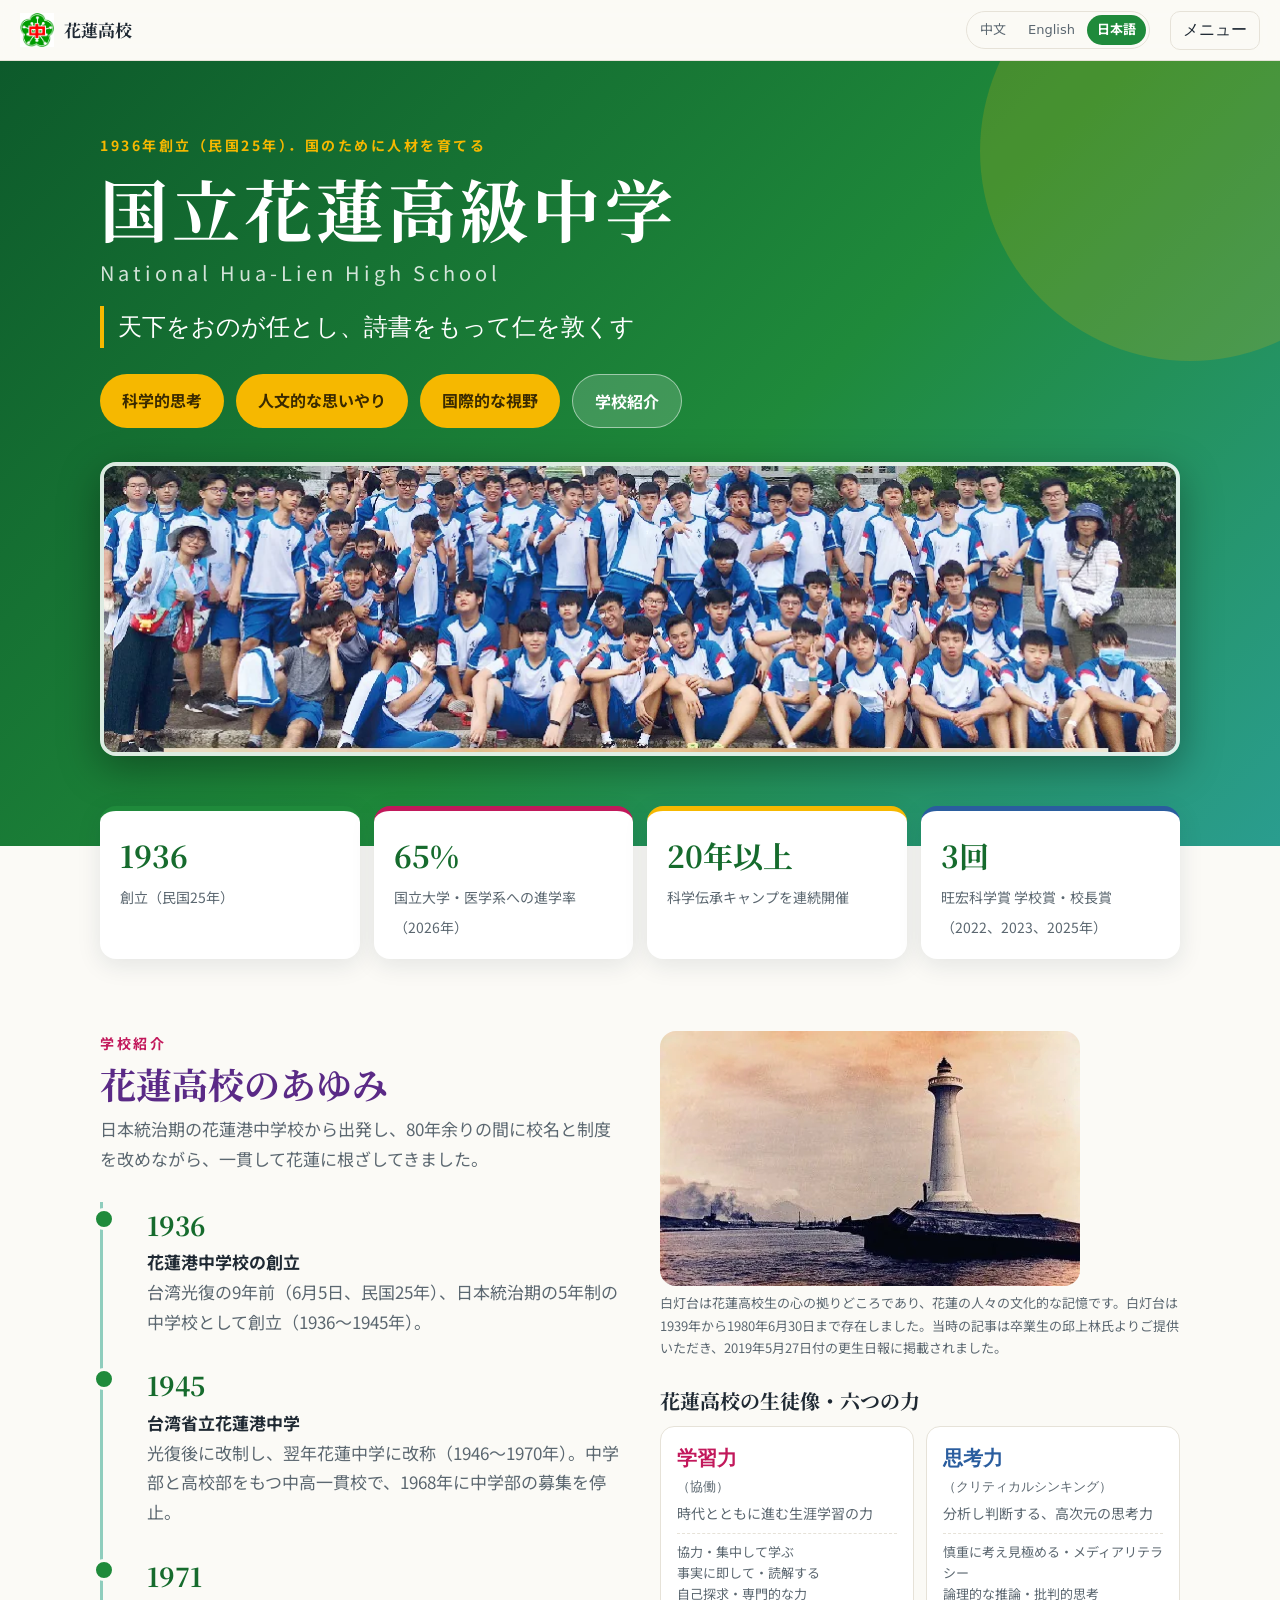
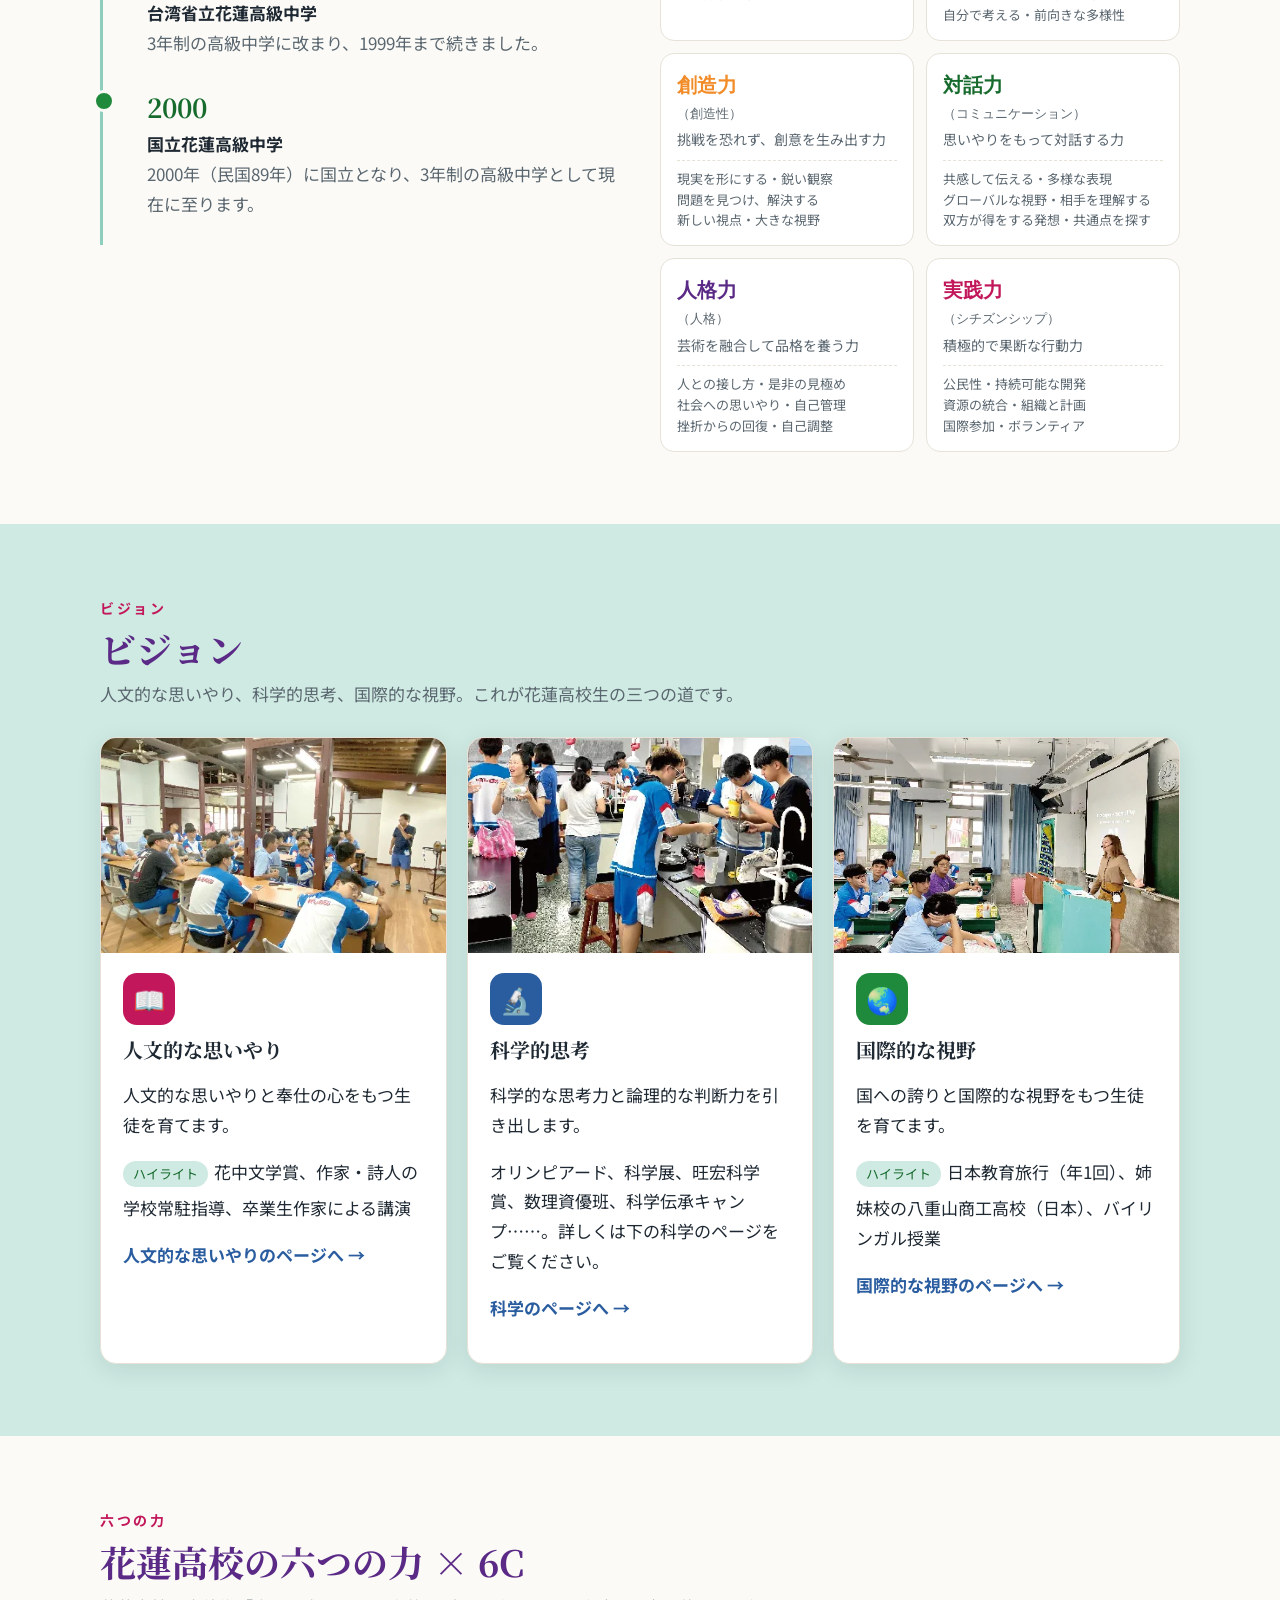
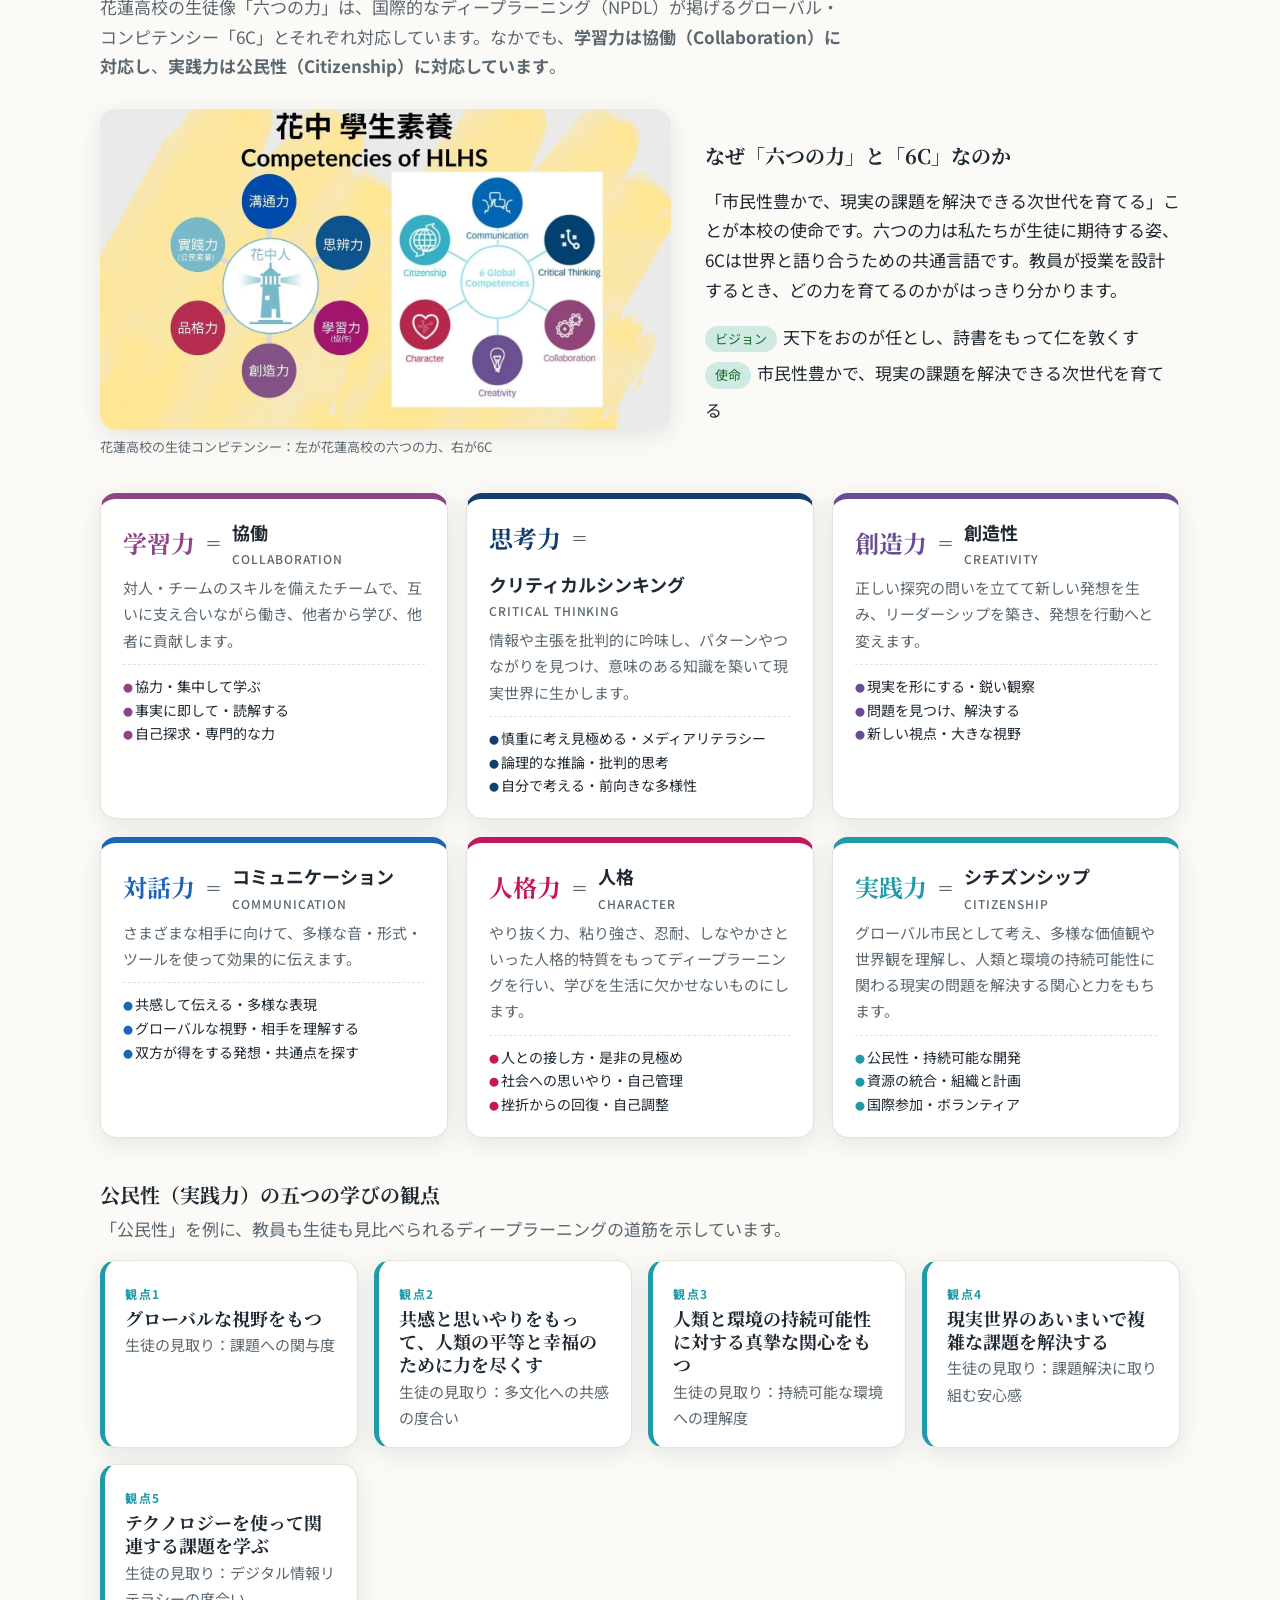
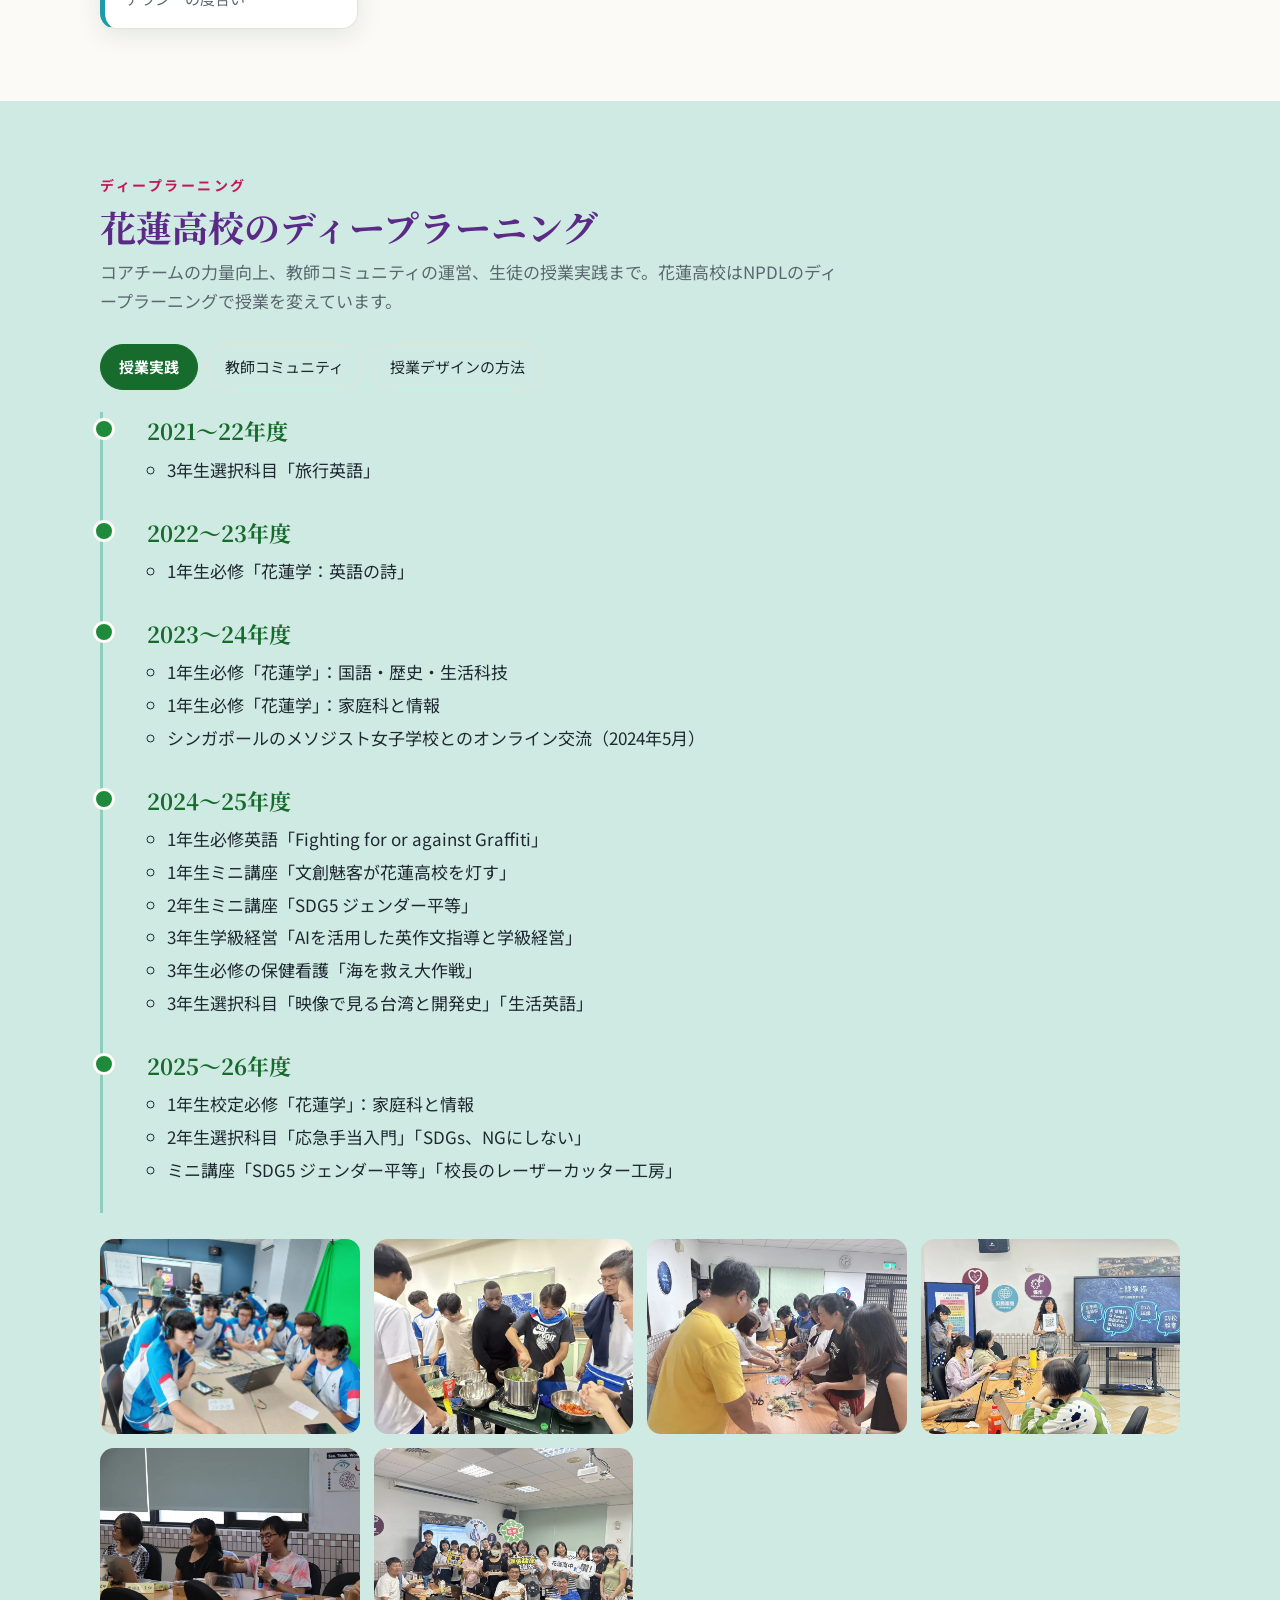
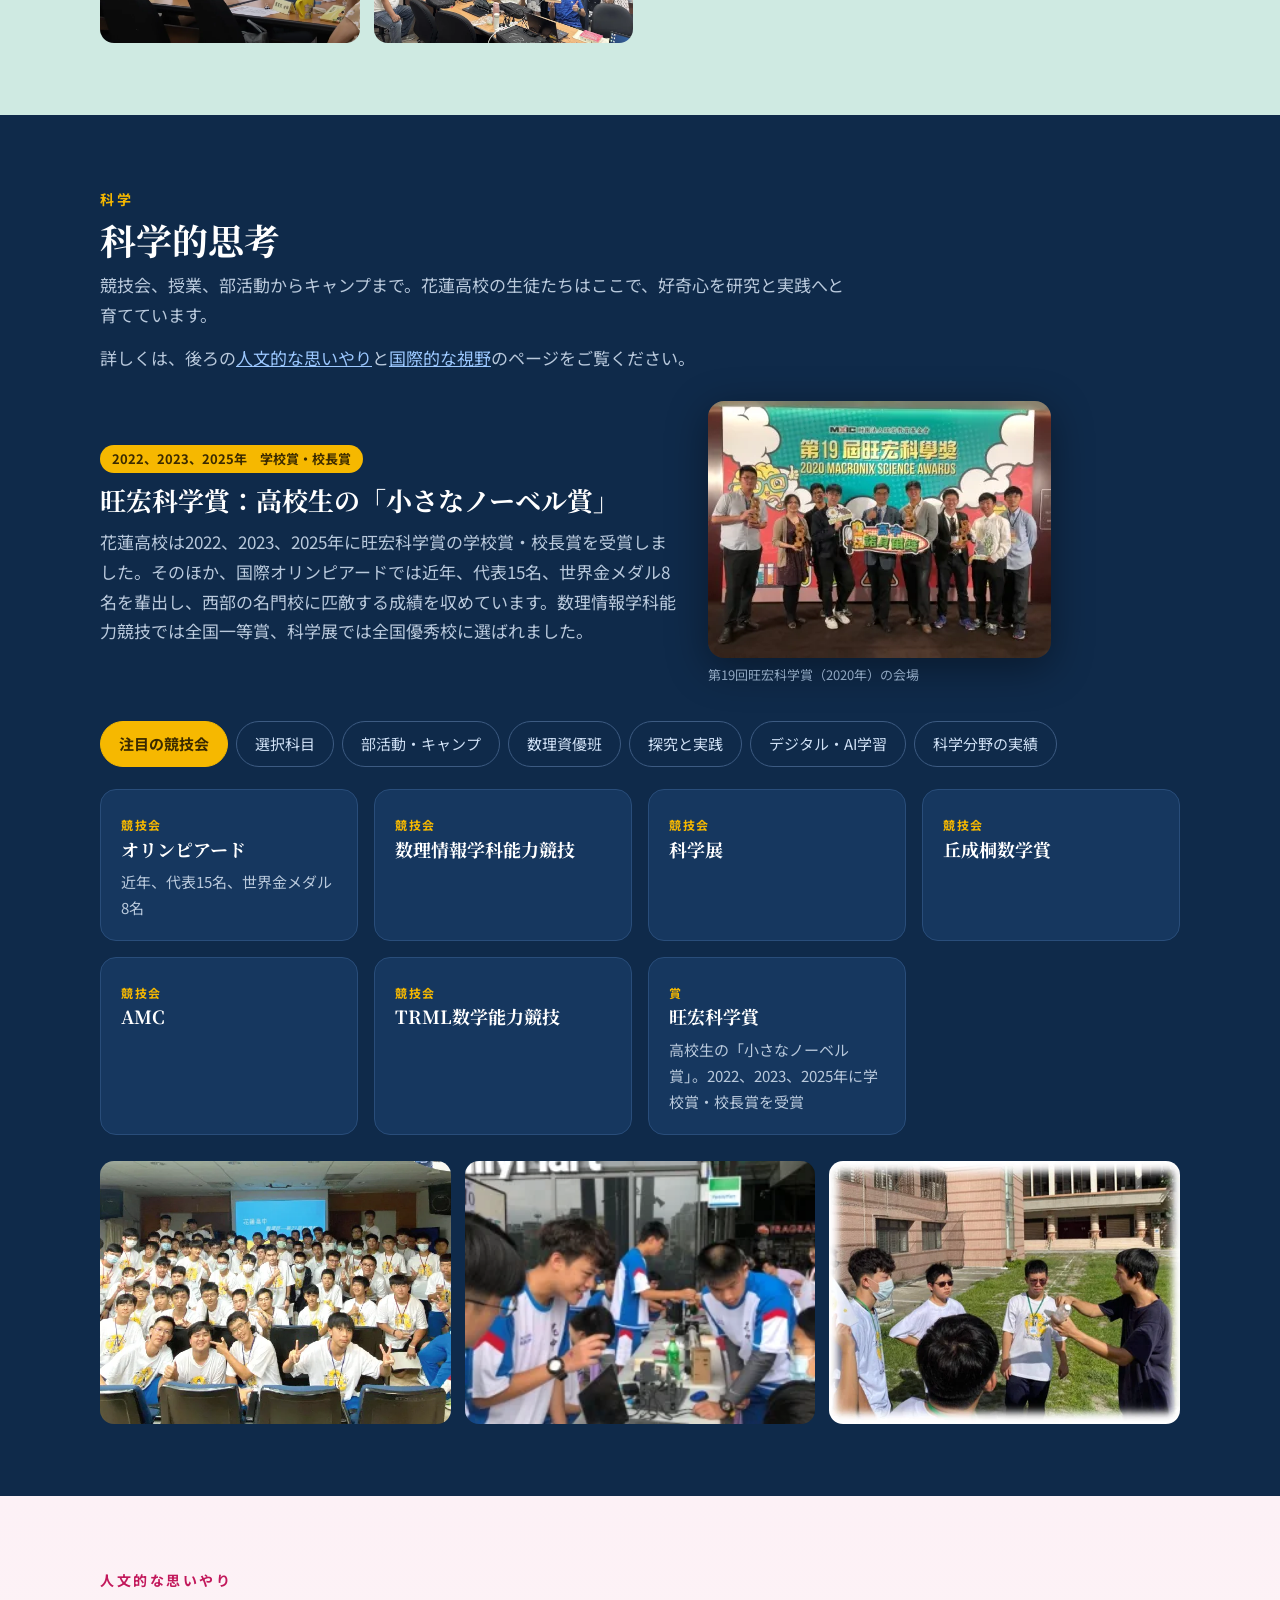
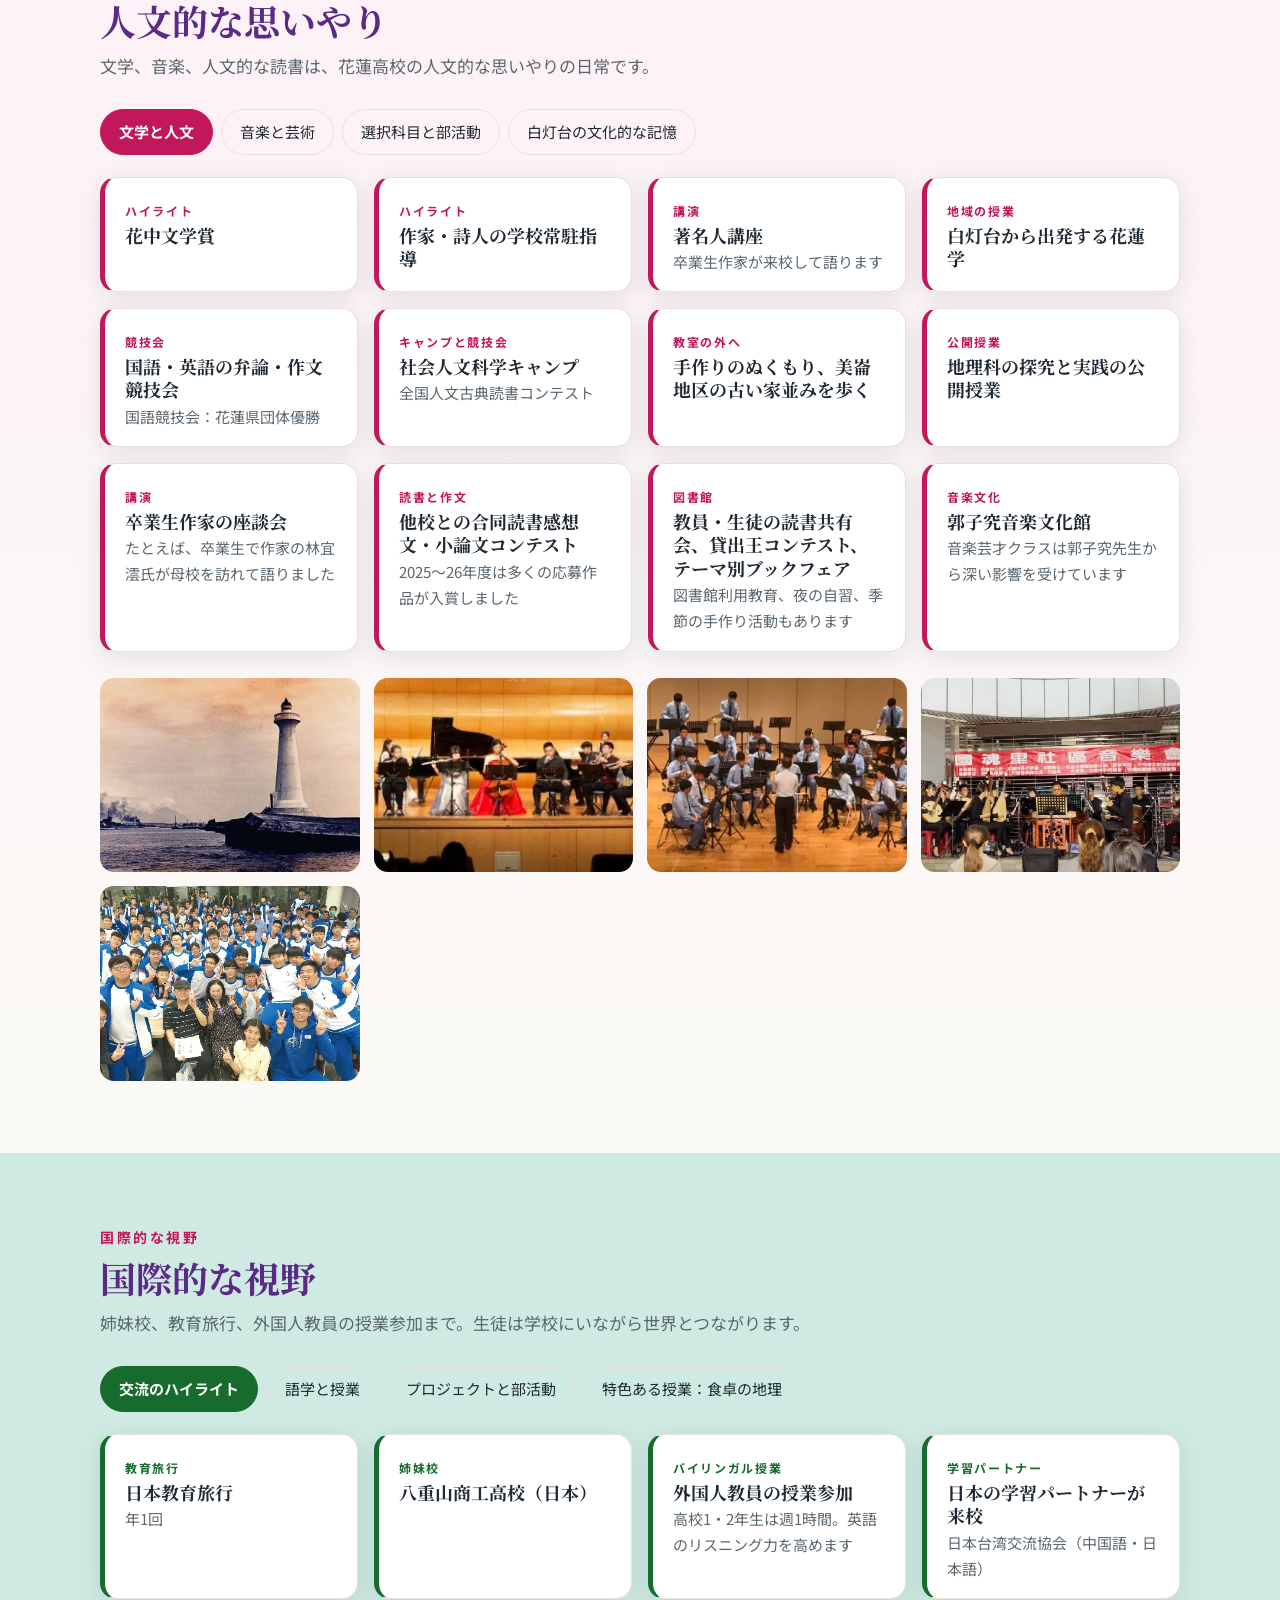
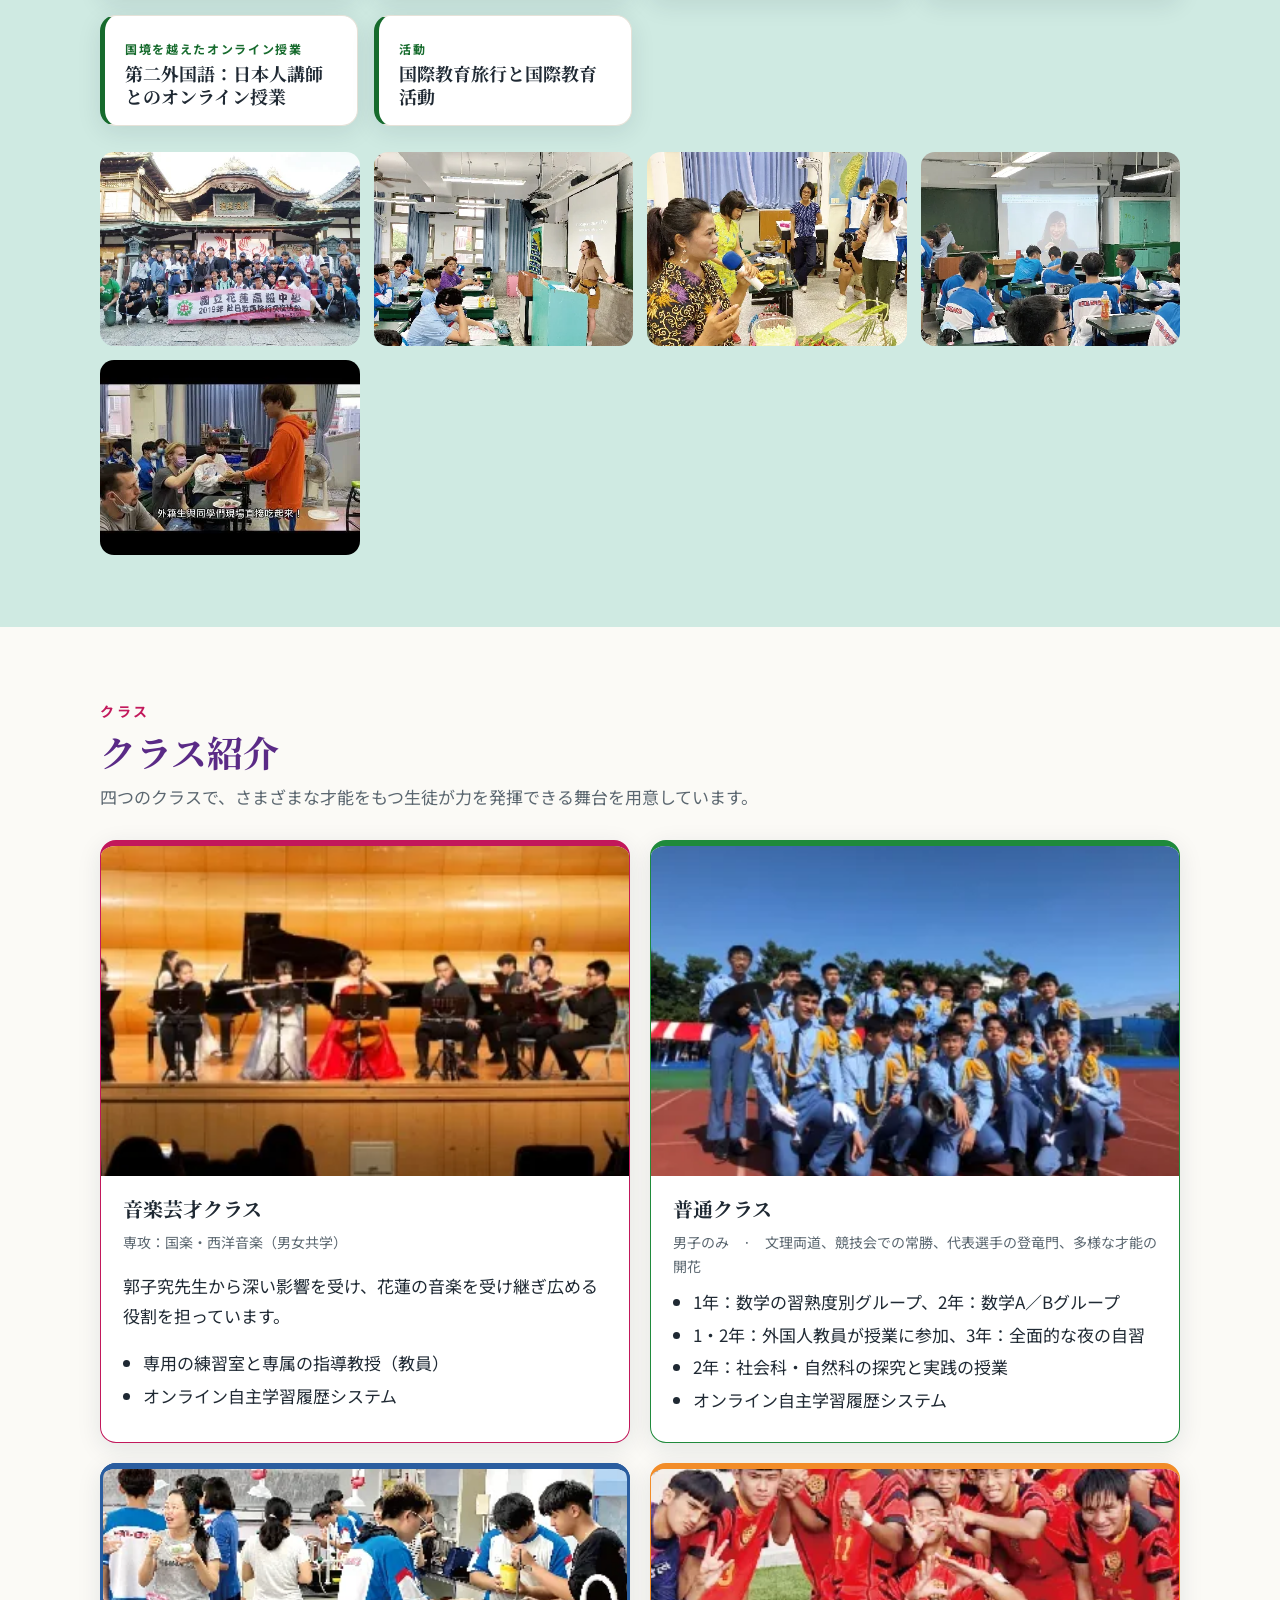
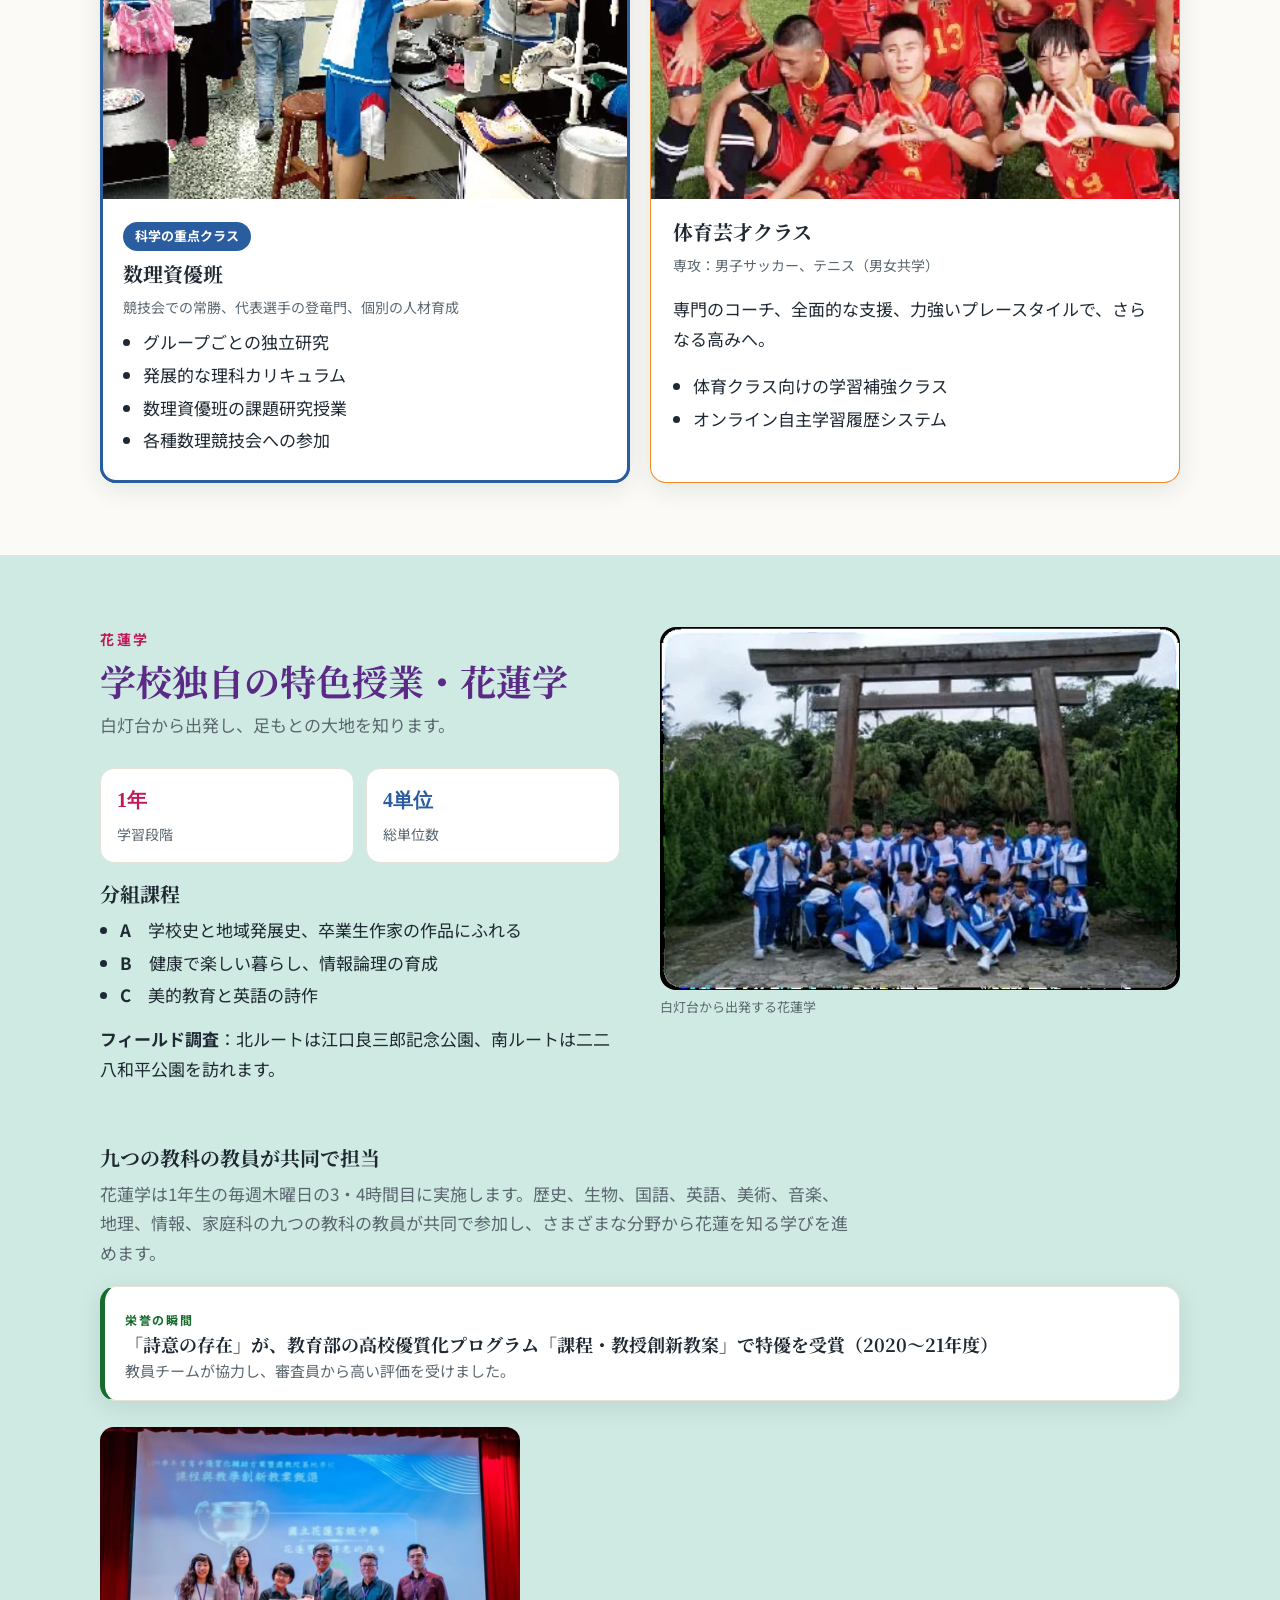
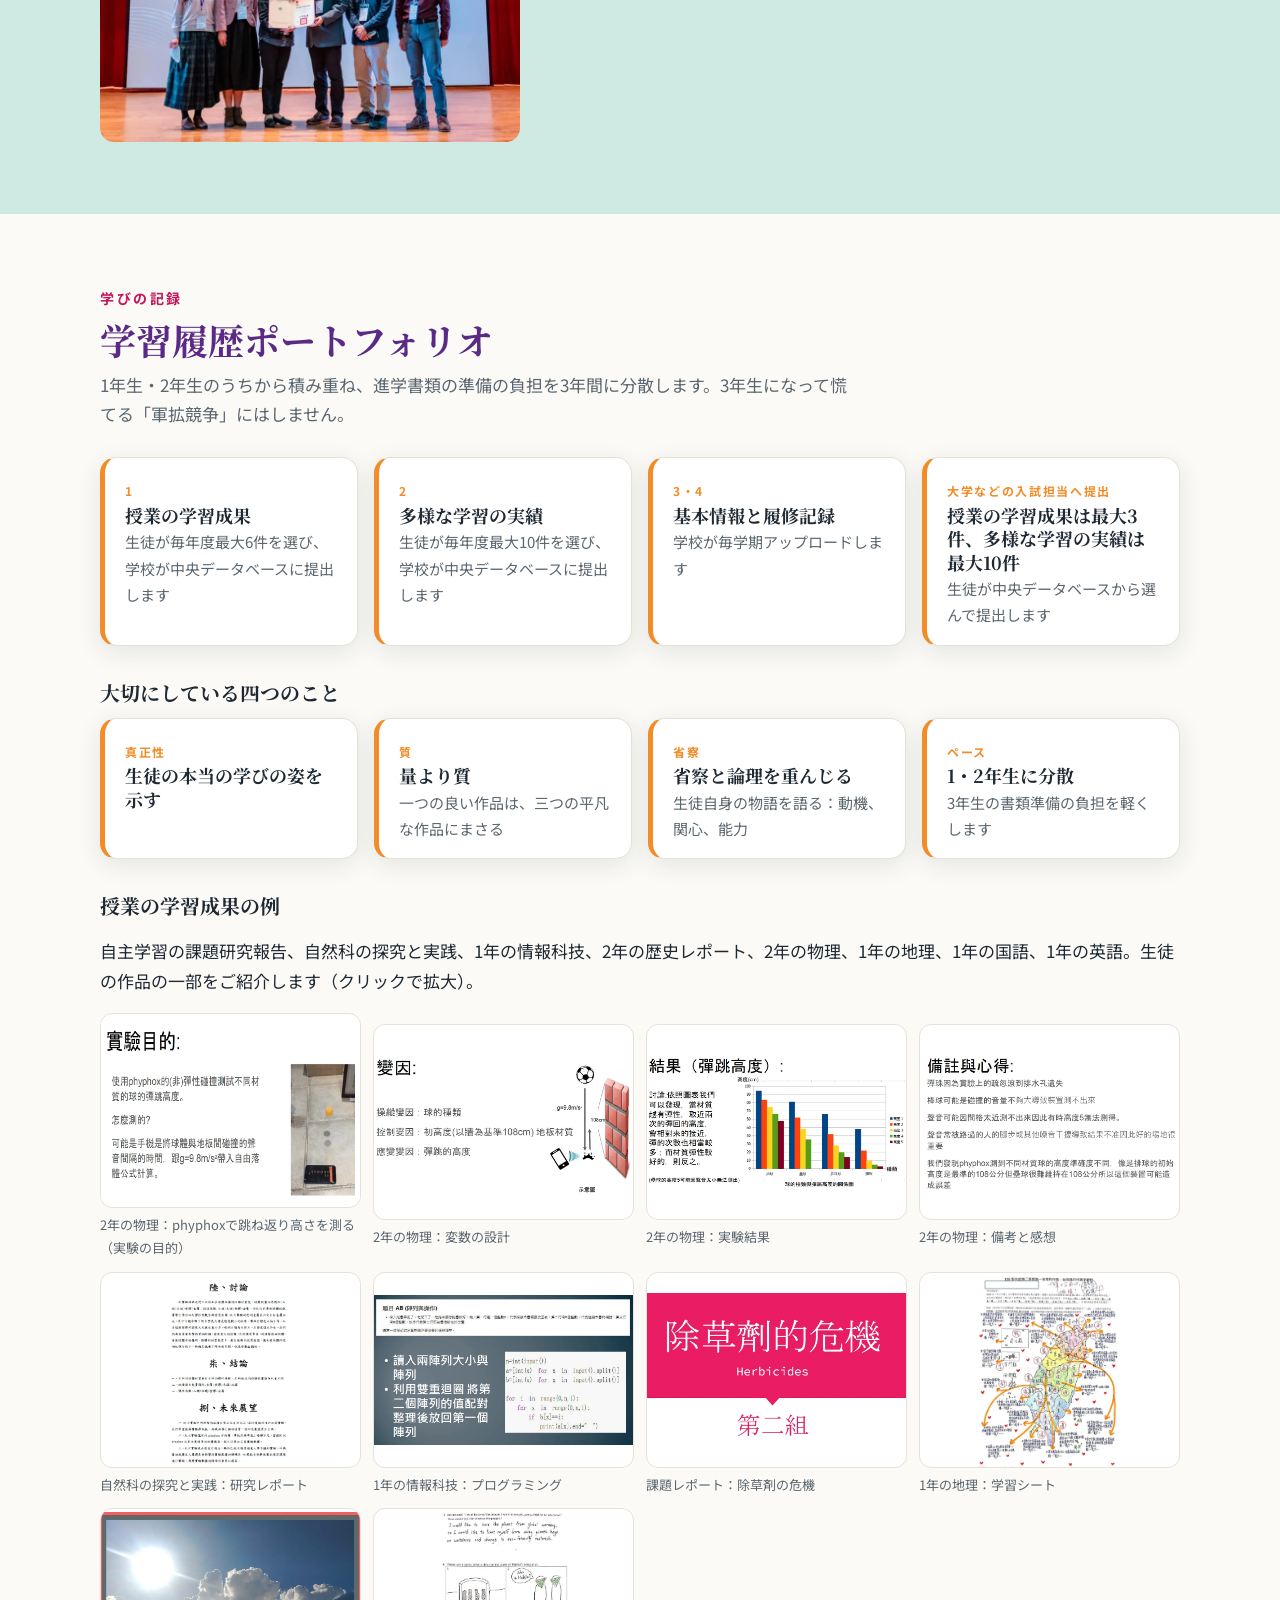
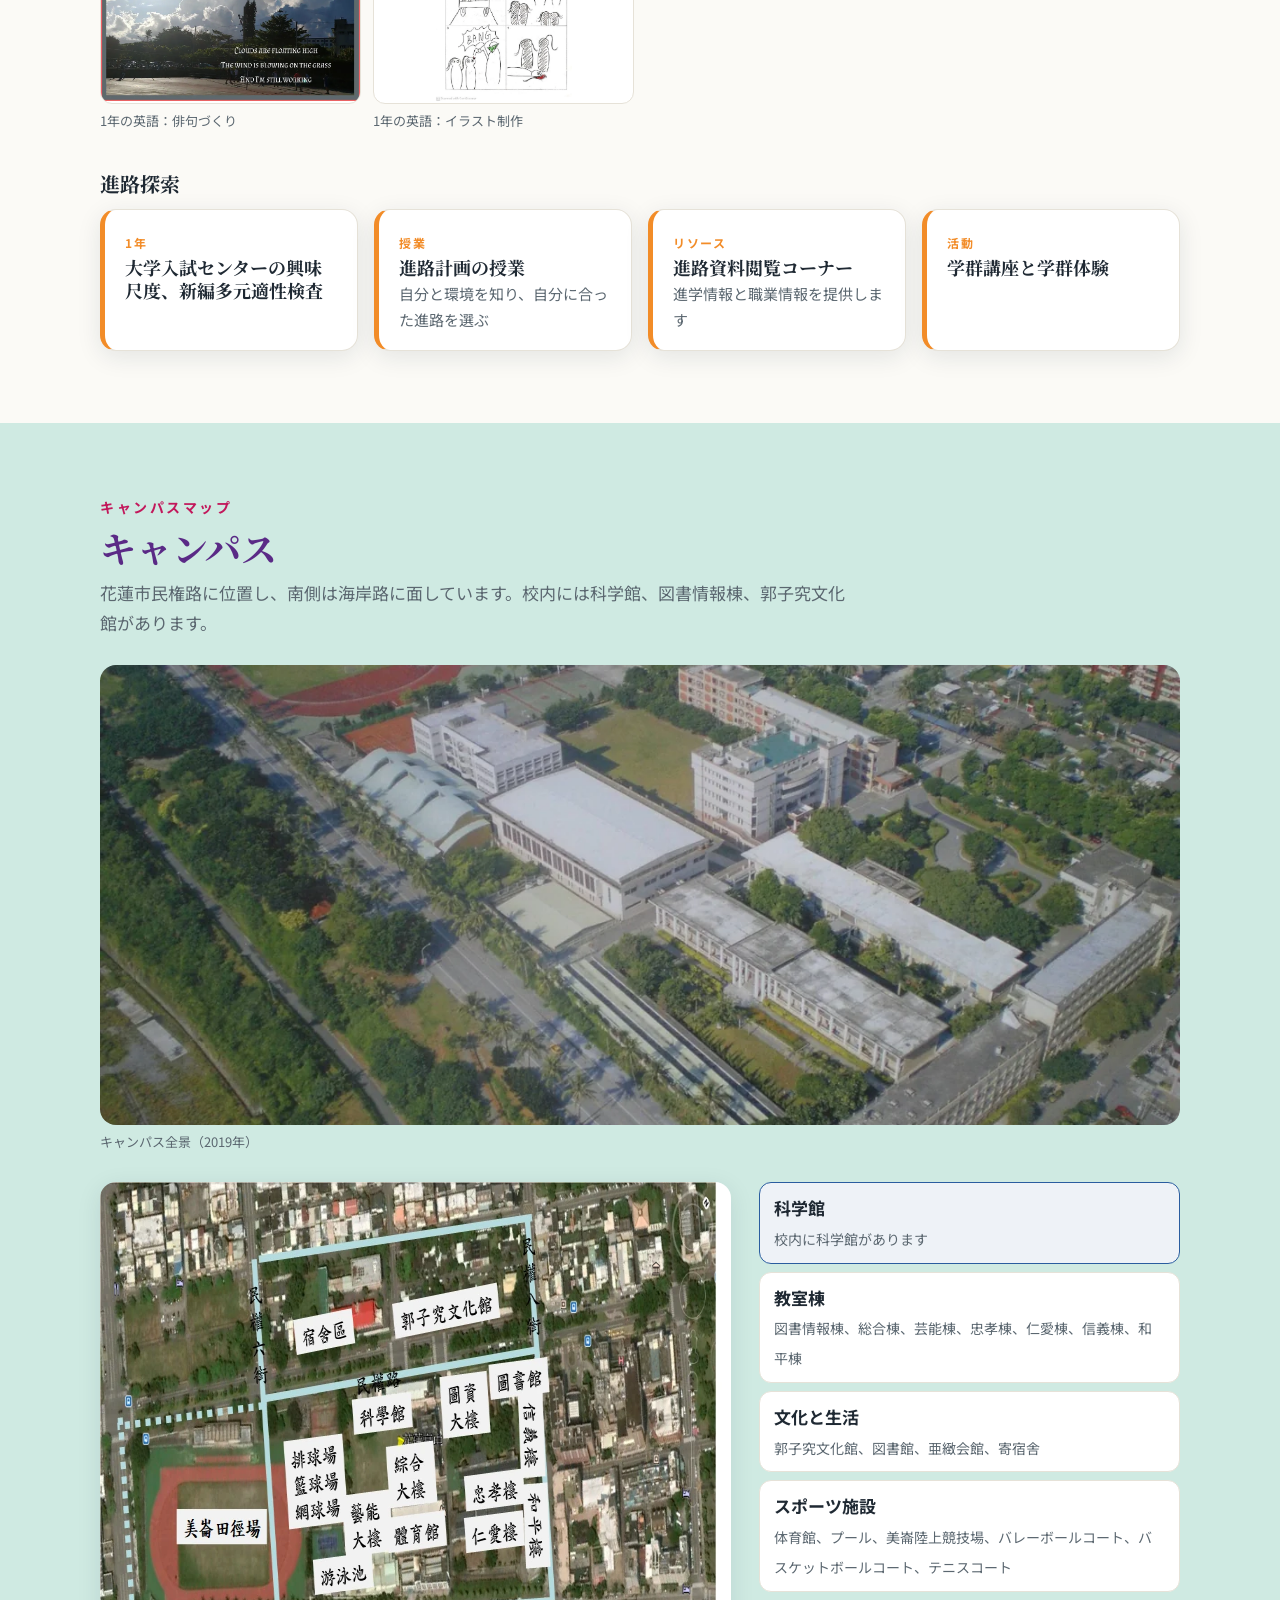
<file: ja/index.html>
<!DOCTYPE html>

<html data-root="../" lang="ja">
<head>
<meta charset="utf-8"/>
<meta content="width=device-width,initial-scale=1" name="viewport"/>
<title>国立花蓮高級中学｜学校紹介</title>
<meta content="国立花蓮高級中学の学校紹介：人文的な思いやり、科学的思考、国際的な視野の三つのビジョン。科学競技会、数理資優班、多彩な選択科目、進学実績を紹介します。" name="description"/>
<link href="../images/emblem.png" rel="icon"/>
<link href="https://fonts.googleapis.com" rel="preconnect"/>
<link crossorigin="" href="https://fonts.gstatic.com" rel="preconnect"/>
<link href="https://fonts.googleapis.com/css2?family=Noto+Sans+JP:wght@400;500;700&amp;family=Noto+Serif+JP:wght@600;700" rel="stylesheet"/>
<link href="../css/style.css" rel="stylesheet"/>
</head>
<body>
<nav aria-label="メインメニュー" class="nav">
<div class="wrap">
<a class="brand" href="#top"><img alt="" src="../images/emblem.png"/><span>花蓮高校</span></a>
<ul class="menu" id="menu">
<li><a href="#about">学校紹介</a></li>
<li><a href="#vision">ビジョン</a></li>
<li><a href="#competencies">六つの力</a></li>
<li><a href="#deep">深い学び</a></li>
<li><a class="sci" href="#science">科学的思考</a></li>
<li><a href="#arts">人文的な思いやり</a></li>
<li><a href="#global">国際的な視野</a></li>
<li><a href="#classes">クラス</a></li>
<li><a href="#hualien">花蓮学</a></li>
<li><a href="#portfolio">学びの記録</a></li>
<li><a href="#campus">キャンパス</a></li>
<li><a href="#life">学校生活</a></li>
<li><a href="#results">進学・実績</a></li>
<li><a href="#contact">お問い合わせ</a></li>
</ul>
<div aria-label="言語" class="lang" role="group"><a href="../" hreflang="zh-Hant" lang="zh-Hant">中文</a><a href="../en/" hreflang="en" lang="en">English</a><a aria-current="true" class="on" href="./" hreflang="ja" lang="ja">日本語</a></div>
<button aria-controls="menu" aria-expanded="false" class="burger">メニュー</button>
</div>
</nav>
<header class="hero" id="top">
<div class="wrap">
<p class="eyebrow" style="color:var(--yellow)">1936年創立（民国25年）．国のために人材を育てる</p>
<h1>国立花蓮高級中学</h1>
<p class="en">National Hua-Lien High School</p>
<p class="motto">天下をおのが任とし、詩書をもって仁を敦くす</p>
<div class="btns">
<a class="btn p" href="#science">科学的思考</a>
<a class="btn p" href="#arts">人文的な思いやり</a>
<a class="btn p" href="#global">国際的な視野</a>
<a class="btn g" href="#about">学校紹介</a>
</div>
<div class="pano"><img alt="白灯台の前で記念撮影する花蓮高校の生徒たち" height="287" src="../images/panorama.webp" width="1075"/></div>
</div>
</header>
<div class="wrap">
<div class="stats reveal">
<div class="stat"><b>1936</b><span>創立（民国25年）</span></div>
<div class="stat"><b>65%</b><span>国立大学・医学系への進学率（2026年）</span></div>
<div class="stat"><b>20年以上</b><span>科学伝承キャンプを連続開催</span></div>
<div class="stat"><b>3回</b><span>旺宏科学賞 学校賞・校長賞（2022、2023、2025年）</span></div>
</div>
</div>

<section id="about">
<div class="wrap two">
<div class="reveal">
<p class="eyebrow">学校紹介</p>
<h2>花蓮高校のあゆみ </h2>
<p class="lead">日本統治期の花蓮港中学校から出発し、80年余りの間に校名と制度を改めながら、一貫して花蓮に根ざしてきました。</p>
<ol class="tl" id="timeline"></ol>
</div>
<div class="reveal">
<figure class="figure">
<img alt="白灯台の古い写真" loading="lazy" src="../images/lighthouse-old.webp"/>
<figcaption>白灯台は花蓮高校生の心の拠りどころであり、花蓮の人々の文化的な記憶です。白灯台は1939年から1980年6月30日まで存在しました。当時の記事は卒業生の邱上林氏よりご提供いただき、2019年5月27日付の更生日報に掲載されました。</figcaption>
</figure>
<h3 style="margin-top:28px">花蓮高校の生徒像・六つの力 </h3>
<div class="ab" id="abilities" style="margin-top:12px"></div>
</div>
</div>
</section>

<section class="alt" id="vision">
<div class="wrap">
<p class="eyebrow">ビジョン</p>
<h2>ビジョン </h2>
<p class="lead">人文的な思いやり、科学的思考、国際的な視野。これが花蓮高校生の三つの道です。</p>
<div class="grid g3 vision">
<article class="card reveal">
<img alt="人文選択科目の授業" class="top" loading="lazy" src="../images/hum-elective-classroom.webp"/>
<div class="body">
<div class="ic">📖</div>
<h3>人文的な思いやり</h3>
<p>人文的な思いやりと奉仕の心をもつ生徒を育てます。</p>
<p><span class="tag">ハイライト</span>花中文学賞、作家・詩人の学校常駐指導、卒業生作家による講演</p>
<p><a class="more" href="#arts">人文的な思いやりのページへ →</a></p>
</div>
</article>
<article class="card reveal">
<img alt="科学選択科目の実習" class="top" loading="lazy" src="../images/sci-cooking-lab.webp"/>
<div class="body">
<div class="ic">🔬</div>
<h3>科学的思考</h3>
<p>科学的な思考力と論理的な判断力を引き出します。</p>
<p>オリンピアード、科学展、旺宏科学賞、数理資優班、科学伝承キャンプ……。詳しくは下の科学のページをご覧ください。</p>
<p><a class="more" href="#science">科学のページへ →</a></p>
</div>
</article>
<article class="card reveal">
<img alt="外国人教員が授業に入るバイリンガル授業" class="top" loading="lazy" src="../images/intl-bilingual.webp"/>
<div class="body">
<div class="ic">🌏</div>
<h3>国際的な視野</h3>
<p>国への誇りと国際的な視野をもつ生徒を育てます。</p>
<p><span class="tag">ハイライト</span>日本教育旅行（年1回）、姉妹校の八重山商工高校（日本）、バイリンガル授業</p>
<p><a class="more" href="#global">国際的な視野のページへ →</a></p>
</div>
</article>
</div>
</div>
</section>

<section id="competencies">
<div class="wrap">
<p class="eyebrow">六つの力</p>
<h2>花蓮高校の六つの力 × 6C</h2>
<p class="lead">花蓮高校の生徒像「六つの力」は、国際的なディープラーニング（NPDL）が掲げるグローバル・コンピテンシー「6C」とそれぞれ対応しています。なかでも、<b>学習力は協働（Collaboration）に対応し</b>、<b>実践力は公民性（Citizenship）に対応しています</b>。</p>
<div class="comp-hero reveal">
<figure class="figure" style="margin:0">
<img alt="花蓮高校の生徒コンピテンシー：六つの力と6Cの対応図" loading="lazy" src="../images/competencies-diagram.webp"/>
<figcaption>花蓮高校の生徒コンピテンシー：左が花蓮高校の六つの力、右が6C</figcaption>
</figure>
<div>
<h3>なぜ「六つの力」と「6C」なのか</h3>
<p>「市民性豊かで、現実の課題を解決できる次世代を育てる」ことが本校の使命です。六つの力は私たちが生徒に期待する姿、6Cは世界と語り合うための共通言語です。教員が授業を設計するとき、どの力を育てるのかがはっきり分かります。</p>
<p style="margin-bottom:0"><span class="tag">ビジョン</span>天下をおのが任とし、詩書をもって仁を敦くす<br/><span class="tag">使命</span>市民性豊かで、現実の課題を解決できる次世代を育てる</p>
</div>
</div>
<div class="cc-grid" id="comp-grid"></div>
<h3 style="margin:44px 0 6px">公民性（実践力）の五つの学びの観点</h3>
<p class="lead" style="margin-bottom:16px">「公民性」を例に、教員も生徒も見比べられるディープラーニングの道筋を示しています。</p>
<div class="kgrid topic" style="--acc:#1e9aa8">
<div class="kc"><span class="k">観点1</span><h3>グローバルな視野をもつ</h3><p>生徒の見取り：課題への関与度</p></div>
<div class="kc"><span class="k">観点2</span><h3>共感と思いやりをもって、人類の平等と幸福のために力を尽くす</h3><p>生徒の見取り：多文化への共感の度合い</p></div>
<div class="kc"><span class="k">観点3</span><h3>人類と環境の持続可能性に対する真摯な関心をもつ</h3><p>生徒の見取り：持続可能な環境への理解度</p></div>
<div class="kc"><span class="k">観点4</span><h3>現実世界のあいまいで複雑な課題を解決する</h3><p>生徒の見取り：課題解決に取り組む安心感</p></div>
<div class="kc"><span class="k">観点5</span><h3>テクノロジーを使って関連する課題を学ぶ</h3><p>生徒の見取り：デジタル情報リテラシーの度合い</p></div>
</div>
</div>
</section>

<section class="alt topic" id="deep" style="--acc:var(--green-d)">
<div class="wrap">
<p class="eyebrow">ディープラーニング</p>
<h2>花蓮高校のディープラーニング</h2>
<p class="lead">コアチームの力量向上、教師コミュニティの運営、生徒の授業実践まで。花蓮高校はNPDLのディープラーニングで授業を変えています。</p>
<div aria-label="ディープラーニングの分類" class="tabs" role="tablist">
<button aria-selected="true" data-tab="d1" role="tab">授業実践</button>
<button aria-selected="false" data-tab="d2" role="tab">教師コミュニティ</button>
<button aria-selected="false" data-tab="d3" role="tab">授業デザインの方法</button>
</div>
<div class="panel" id="d1">
<ol class="tl" id="deep-tl"></ol>
</div>
<div class="panel" hidden="" id="d2">
<div class="kgrid">
<div class="kc"><span class="k">三つの柱</span><h3>コアチームの力量向上</h3><p>舵を取るコアチームが、まず学び、まず動く</p></div>
<div class="kc"><span class="k">三つの柱</span><h3>教師コミュニティの運営</h3><p>教員同士が高め合える場をつくる</p></div>
<div class="kc"><span class="k">三つの柱</span><h3>生徒の授業実践</h3><p>ディープラーニングを教室へ</p></div>
<div class="kc"><span class="k">決まった時間</span><h3>毎週火曜日午後はコミュニティの時間</h3><p>早めに計画し、時間を確保する</p></div>
<div class="kc"><span class="k">文化</span><h3>誘うが、強制しない</h3><p>安心できて、批判せず、信頼を築く</p></div>
<div class="kc"><span class="k">進め方</span><h3>教員に舞台を用意し、輝いてもらう</h3><p>小さく始め、同僚のお手本になる</p></div>
<div class="kc"><span class="k">外部リソース</span><h3>外部講師の招へい、他校の視察</h3><p>外部の力を借り、教員が実際に抱える課題を解決する</p></div>
<div class="kc"><span class="k">デジタルツール</span><h3>Canva、Padlet、Google Education Plus</h3><p>教員の挑戦を後押しする</p></div>
</div>
</div>
<div class="panel" hidden="" id="d3">
<div class="kgrid">
<div class="kc"><span class="k">ステップ1</span><h3>まず授業デザインから</h3></div>
<div class="kc"><span class="k">ステップ2</span><h3>授業の文脈から、必要なCを見つける</h3></div>
<div class="kc"><span class="k">ステップ3</span><h3>そのCに合った観点を確認する</h3></div>
<div class="kc"><span class="k">ステップ4</span><h3>選んだCに合わせて授業デザインを微調整する</h3></div>
<div class="kc wide"><span class="k">授業の例</span><h3>公民性を目標にした「コンセプトマップ」読解授業</h3><p>アイスブレイクとグループ分け → 技法の説明 → コンセプトマップの実習 → 読解練習（環境保護・自然・生命教育・ジェンダー平等などの文章）→ ワールドカフェ → 発表と共有。事前・事後テストで各観点の伸びを確かめ、授業を少しずつ磨いていきます。</p></div>
</div>
</div>
<div class="tp reveal">
<img alt="シンガポールの学校とのオンライン交流をする生徒" loading="lazy" src="../images/deep-online-exchange.webp"/>
<img alt="ディープラーニングの授業で調理実習をする生徒" loading="lazy" src="../images/deep-cooking-class.webp"/>
<img alt="ディープラーニングの授業での手作り活動" loading="lazy" src="../images/deep-craft-class.webp"/>
<img alt="教員コミュニティのワークショップ" loading="lazy" src="../images/plc-workshop-screen.webp"/>
<img alt="教員コミュニティの話し合い" loading="lazy" src="../images/plc-discussion.webp"/>
<img alt="教員コミュニティのメンバーの集合写真" loading="lazy" src="../images/plc-group-photo.webp"/>
</div>
</div>
</section>

<section id="science">
<div class="wrap">
<p class="eyebrow">科学</p>
<h2>科学的思考 </h2>
<p class="lead">競技会、授業、部活動からキャンプまで。花蓮高校の生徒たちはここで、好奇心を研究と実践へと育てています。</p>
<p class="lead" style="margin-top:-14px">詳しくは、後ろの<a href="#arts">人文的な思いやり</a>と<a href="#global">国際的な視野</a>のページをご覧ください。</p>
<div class="sc-hero reveal">
<div>
<span class="badge">2022、2023、2025年　学校賞・校長賞</span>
<h3 style="color:#fff;font-size:26px;margin-bottom:10px">旺宏科学賞：高校生の「小さなノーベル賞」</h3>
<p style="color:#b9c9dc;margin:0">花蓮高校は2022、2023、2025年に旺宏科学賞の学校賞・校長賞を受賞しました。そのほか、国際オリンピアードでは近年、代表15名、世界金メダル8名を輩出し、西部の名門校に匹敵する成績を収めています。数理情報学科能力競技では全国一等賞、科学展では全国優秀校に選ばれました。</p>
</div>
<figure class="figure" style="margin:0"><img alt="第19回旺宏科学賞の授賞式会場" loading="lazy" src="../images/macronix-award.webp"/><figcaption style="color:#8fa6c0">第19回旺宏科学賞（2020年）の会場</figcaption></figure>
</div>
<div aria-label="科学ページの分類" class="tabs" role="tablist">
<button aria-selected="true" data-tab="t1" role="tab">注目の競技会</button>
<button aria-selected="false" data-tab="t2" role="tab">選択科目</button>
<button aria-selected="false" data-tab="t3" role="tab">部活動・キャンプ</button>
<button aria-selected="false" data-tab="t4" role="tab">数理資優班</button>
<button aria-selected="false" data-tab="t6" role="tab">探究と実践</button>
<button aria-selected="false" data-tab="t7" role="tab">デジタル・AI学習</button>
<button aria-selected="false" data-tab="t5" role="tab">科学分野の実績</button>
</div>
<div class="panel" id="t1">
<div class="sc-grid">
<div class="sc"><span class="k">競技会</span><h3>オリンピアード</h3><p>近年、代表15名、世界金メダル8名</p></div>
<div class="sc"><span class="k">競技会</span><h3>数理情報学科能力競技</h3></div>
<div class="sc"><span class="k">競技会</span><h3>科学展</h3></div>
<div class="sc"><span class="k">競技会</span><h3>丘成桐数学賞</h3></div>
<div class="sc"><span class="k">競技会</span><h3>AMC</h3></div>
<div class="sc"><span class="k">競技会</span><h3>TRML数学能力競技</h3></div>
<div class="sc"><span class="k">賞</span><h3>旺宏科学賞</h3><p>高校生の「小さなノーベル賞」。2022、2023、2025年に学校賞・校長賞を受賞</p></div>
</div>
</div>
<div class="panel" hidden="" id="t2">
<div class="sc-grid">
<div class="sc"><span class="k">選択科目</span><h3>暮らしの中の化学</h3></div>
<div class="sc"><span class="k">選択科目</span><h3>生物を味わう</h3></div>
<div class="sc"><span class="k">選択科目</span><h3>応用プログラミング</h3></div>
<div class="sc"><span class="k">選択科目</span><h3>IYPTと科学展のための物理探究</h3></div>
<div class="sc"><span class="k">選択科目</span><h3>高架下の化学</h3></div>
</div>
<p class="note">普通クラスの2年生には、社会科・自然科の探究と実践の授業もあります。</p>
</div>
<div class="panel" hidden="" id="t3">
<div class="sc-grid">
<div class="sc"><span class="k">部活動</span><h3>科学サービス部</h3></div>
<div class="sc"><span class="k">部活動</span><h3>情報研究部</h3></div>
<div class="sc"><span class="k">キャンプ</span><h3>科学伝承キャンプ</h3><p>20年以上連続で開催</p></div>
<div class="sc"><span class="k">活動</span><h3>科学の課題研究発表</h3></div>
<div class="sc"><span class="k">活動</span><h3>校内科学展</h3></div>
<div class="sc"><span class="k">活動</span><h3>生物・物理のチャレンジ体験</h3></div>
<div class="sc"><span class="k">ボランティア</span><h3>サイエンス列車ボランティア・ブース担当</h3></div>
</div>
</div>
<div class="panel" hidden="" id="t4">
<div class="sc-grid">
<div class="sc"><span class="k">位置づけ</span><h3>競技会での常勝と、代表選手の登竜門</h3><p>個別の人材育成プロジェクト</p></div>
<div class="sc"><span class="k">授業</span><h3>グループごとの独立研究</h3></div>
<div class="sc"><span class="k">授業</span><h3>発展的な理科カリキュラム</h3></div>
<div class="sc"><span class="k">授業</span><h3>数理資優班の課題研究授業</h3></div>
<div class="sc"><span class="k">参加</span><h3>各種数理競技会</h3></div>
</div>
</div>
<div class="panel" hidden="" id="t6">
<div class="sc-grid">
<div class="sc"><span class="k">自然分野</span><h3>必修の探究と実践</h3><p>自然科学分野の必修は計12単位で、その3分の1（4単位）が教科横断の探究と実践です</p></div>
<div class="sc"><span class="k">社会分野</span><h3>発展的な選択科目</h3><p>社会分野の探究と実践は、発展的な選択科目として開設しています</p></div>
<div class="sc"><span class="k">四つのテーマ</span><h3>問題の発見、計画と研究</h3><p>論証とモデリング、表現と共有</p></div>
<div class="sc"><span class="k">学び方</span><h3>「検証」から「探究」へ</h3><p>生徒がチームをつくり、結果に影響しそうな変数を話し合って見つけ、調整とテストを重ねます。手順書どおりに実験するだけではありません</p></div>
</div>
<p class="note">自然科の探究と実践の成果は、生徒の学習履歴ポートフォリオに含めることができます。</p>
</div>
<div class="panel" hidden="" id="t7">
<div class="sc-grid">
<div class="sc"><span class="k">考え方</span><h3>生徒の思考を中心に</h3><p>AIを授業準備、個別化学習、即時フィードバックに活用しつつ、思考の丸投げや深い読みの衰えを防ぎます</p></div>
<div class="sc"><span class="k">デジタル環境</span><h3>大型ディスプレイ、端末、モバイルデジタルカート</h3><p>Google Classroomとオンラインの非同期授業を活用し、補習や学習格差の縮小を支援します</p></div>
<div class="sc"><span class="k">生徒のリテラシー</span><h3>AIの誤りや偏りを見抜く</h3><p>プロンプトの活用、学術的誠実さ、AI倫理</p></div>
<div class="sc"><span class="k">教員の力量向上</span><h3>教員のデジタル学習コミュニティ</h3><p>AI活用研修、教科を超えた共同準備と授業参観</p></div>
<div class="sc"><span class="k">関連プロジェクト</span><h3>テクノロジー支援の自主学習、デジタル先導計画、NPDLディープラーニング</h3><p>ほかに全英語授業、社会情動学習（SEL）モデル校事業など</p></div>
<div class="sc"><span class="k">ガバナンス</span><h3>AI利用の段階区分（草案）</h3><p>AIを使わない段階からAI主導の段階まで、各段階の使い方と開示の原則を明確に定めます</p></div>
</div>
</div>
<div class="panel" hidden="" id="t5">
<div id="sci-honors"></div>
<p class="note">出典：2021年の花蓮高校パンフレット。近年の成績は更新予定です。</p>
</div>
<div class="sc-photo reveal">
<img alt="科学イベントで階段教室に集まった生徒たちの集合写真" loading="lazy" src="../images/science-lecture-hall.webp"/>
<img alt="科学ブースで実験装置を操作する生徒" loading="lazy" src="../images/sci-laptop.webp"/>
<img alt="屋外で科学探究を行う生徒" loading="lazy" src="../images/sci-outdoor-physics.webp"/>
</div>
</div>
</section>

<section class="topic arts" id="arts">
<div class="wrap">
<p class="eyebrow">人文的な思いやり</p>
<h2>人文的な思いやり </h2>
<p class="lead">文学、音楽、人文的な読書は、花蓮高校の人文的な思いやりの日常です。</p>
<div aria-label="人文的な思いやりのページの分類" class="tabs" role="tablist">
<button aria-selected="true" data-tab="a1" role="tab">文学と人文</button>
<button aria-selected="false" data-tab="a2" role="tab">音楽と芸術</button>
<button aria-selected="false" data-tab="a3" role="tab">選択科目と部活動</button>
<button aria-selected="false" data-tab="a4" role="tab">白灯台の文化的な記憶</button>
</div>
<div class="panel" id="a1">
<div class="kgrid">
<div class="kc"><span class="k">ハイライト</span><h3>花中文学賞</h3></div>
<div class="kc"><span class="k">ハイライト</span><h3>作家・詩人の学校常駐指導</h3></div>
<div class="kc"><span class="k">講演</span><h3>著名人講座</h3><p>卒業生作家が来校して語ります</p></div>
<div class="kc"><span class="k">地域の授業</span><h3>白灯台から出発する花蓮学</h3></div>
<div class="kc"><span class="k">競技会</span><h3>国語・英語の弁論・作文競技会</h3><p>国語競技会：花蓮県団体優勝</p></div>
<div class="kc"><span class="k">キャンプと競技会</span><h3>社会人文科学キャンプ</h3><p>全国人文古典読書コンテスト</p></div>
<div class="kc"><span class="k">教室の外へ</span><h3>手作りのぬくもり、美崙地区の古い家並みを歩く</h3></div>
<div class="kc"><span class="k">公開授業</span><h3>地理科の探究と実践の公開授業</h3></div>
<div class="kc"><span class="k">講演</span><h3>卒業生作家の座談会</h3><p>たとえば、卒業生で作家の林宜澐氏が母校を訪れて語りました</p></div>
<div class="kc"><span class="k">読書と作文</span><h3>他校との合同読書感想文・小論文コンテスト</h3><p>2025〜26年度は多くの応募作品が入賞しました</p></div>
<div class="kc"><span class="k">図書館</span><h3>教員・生徒の読書共有会、貸出王コンテスト、テーマ別ブックフェア</h3><p>図書館利用教育、夜の自習、季節の手作り活動もあります</p></div>
<div class="kc"><span class="k">音楽文化</span><h3>郭子究音楽文化館</h3><p>音楽芸才クラスは郭子究先生から深い影響を受けています</p></div>
</div>
</div>
<div class="panel" hidden="" id="a2">
<div class="kgrid">
<div class="kc"><span class="k">クラス</span><h3>音楽芸才クラス</h3><p>国楽・西洋音楽（男女共学）。郭子究先生から深い影響を受け、花蓮の音楽を受け継ぎ広める役割を担っています</p></div>
<div class="kc"><span class="k">団体</span><h3>吹奏楽団</h3><p>吹奏楽合奏：花蓮A部門優勝、全国優秀賞</p></div>
<div class="kc"><span class="k">団体</span><h3>花中糸竹室内楽団</h3><p>地域のコンサートに出演</p></div>
<div class="kc"><span class="k">授業</span><h3>美的教育と英語の詩作</h3><p>花蓮学の分組課程C</p></div>
</div>
</div>
<div class="panel" hidden="" id="a3">
<div class="kgrid">
<div class="kc"><span class="k">選択科目</span><h3>『三国志演義』専題研究</h3></div>
<div class="kc"><span class="k">選択科目</span><h3>洄瀾を歩く</h3></div>
<div class="kc"><span class="k">選択科目</span><h3>法律専題研究</h3></div>
<div class="kc"><span class="k">選択科目</span><h3>手作りのぬくもり</h3></div>
<div class="kc"><span class="k">選択科目</span><h3>食卓から知る台湾</h3></div>
<div class="kc"><span class="k">選択科目</span><h3>映画鑑賞と価値の思索</h3></div>
<div class="kc wide"><span class="k">部活動</span><h3>マスコミ部、赤十字青少年奉仕隊、吹奏楽団、キー・クラブ、春暉部、ボーイスカウト部、儀仗隊</h3></div>
</div>
</div>
<div class="panel" hidden="" id="a4">
<div class="two" style="gap:26px;margin-bottom:20px;align-items:center">
<img alt="『記憶の力』の表紙" height="1200" loading="lazy" src="../images/book-memory.webp" style="border-radius:14px;box-shadow:var(--shadow);width:auto;max-height:440px;max-width:100%;margin:0 auto" width="675"/>
<p style="margin:0">『記憶の力』は、花蓮高校の歴史教員の張銘傑氏、徐清雲氏と、卒業生の李祺捷氏による編著です。編者は歴史写真と花蓮の作家たちの文章を通して、白灯台の「文化的な記憶」と、それが花蓮高校生や花蓮の人々の心に占める大きさを語っています。</p>
</div>
<div class="kgrid">
<div class="kc wide"><span class="k">書籍</span><h3>『記憶の力』</h3><p>花蓮の白灯台を記憶にとどめる一冊。編者の花蓮高校の歴史教員・張銘傑氏、徐清雲氏と卒業生の李祺捷氏が、歴史写真と花蓮の作家の文章で、白灯台の「文化的な記憶」を語ります。</p></div>
<div class="kc wide"><span class="k">収録された花蓮高校ゆかりの作家</span><h3>楊牧、李潼、葉日松、陳黎、邱上林、廖鴻基、呉鳴、陳克華ほか</h3><p>それぞれが白灯台について書いています。たとえば卒業生・楊牧の「探索者：花蓮白灯台」。</p></div>
<div class="kc"><span class="k">意味</span><h3>花蓮高校生の心の拠りどころ</h3></div>
<div class="kc"><span class="k">意味</span><h3>花蓮の人々の文化的な記憶</h3></div>
<div class="kc"><span class="k">歴史</span><h3>白灯台：1939〜1980年</h3><p>白灯台は1939年から1980年6月30日まで存在しました。当時の記事は卒業生の邱上林氏よりご提供いただき、2019年5月27日付の更生日報に掲載されました。</p></div>
</div>
</div>
<div class="tp reveal">
<img alt="白灯台の古い写真" loading="lazy" src="../images/lighthouse-old.webp"/>
<img alt="音楽芸才クラスの舞台発表" loading="lazy" src="../images/music-class-stage.webp"/>
<img alt="吹奏楽団の演奏" loading="lazy" src="../images/wind-orchestra.webp"/>
<img alt="花中糸竹室内楽団の地域コンサート" loading="lazy" src="../images/com-bamboo-orch.webp"/>
<img alt="校内の人文講座の様子" loading="lazy" src="../images/hum-talk-2.webp"/>
</div>
</div>
</section>

<section class="topic global" id="global">
<div class="wrap">
<p class="eyebrow">国際的な視野</p>
<h2>国際的な視野 </h2>
<p class="lead">姉妹校、教育旅行、外国人教員の授業参加まで。生徒は学校にいながら世界とつながります。</p>
<div aria-label="国際的な視野のページの分類" class="tabs" role="tablist">
<button aria-selected="true" data-tab="g1" role="tab">交流のハイライト</button>
<button aria-selected="false" data-tab="g2" role="tab">語学と授業</button>
<button aria-selected="false" data-tab="g3" role="tab">プロジェクトと部活動</button>
<button aria-selected="false" data-tab="g4" role="tab">特色ある授業：食卓の地理</button>
</div>
<div class="panel" id="g1">
<div class="kgrid">
<div class="kc"><span class="k">教育旅行</span><h3>日本教育旅行</h3><p>年1回</p></div>
<div class="kc"><span class="k">姉妹校</span><h3>八重山商工高校（日本）</h3></div>
<div class="kc"><span class="k">バイリンガル授業</span><h3>外国人教員の授業参加</h3><p>高校1・2年生は週1時間。英語のリスニング力を高めます</p></div>
<div class="kc"><span class="k">学習パートナー</span><h3>日本の学習パートナーが来校</h3><p>日本台湾交流協会（中国語・日本語）</p></div>
<div class="kc"><span class="k">国境を越えたオンライン授業</span><h3>第二外国語：日本人講師とのオンライン授業</h3></div>
<div class="kc"><span class="k">活動</span><h3>国際教育旅行と国際教育活動</h3></div>
</div>
</div>
<div class="panel" hidden="" id="g2">
<div class="kgrid">
<div class="kc"><span class="k">第二外国語</span><h3>日本語・韓国語・フランス語（初級・上級）</h3></div>
<div class="kc"><span class="k">選択科目</span><h3>旅行英語</h3></div>
<div class="kc"><span class="k">選択科目</span><h3>食卓の地理</h3></div>
<div class="kc"><span class="k">選択科目</span><h3>グルメ国連</h3></div>
<div class="kc"><span class="k">選択科目</span><h3>世界の多様な文化景観</h3></div>
</div>
</div>
<div class="panel" hidden="" id="g3">
<div class="kgrid">
<div class="kc"><span class="k">プロジェクト</span><h3>手をつなぐプロジェクト</h3><p>国立東華大学、慈済大学</p></div>
<div class="kc"><span class="k">プロジェクト</span><h3>高等教育深耕計画の連携校</h3></div>
<div class="kc"><span class="k">プロジェクト連携</span><h3>国立東華大学のタイ人大学院生との協働</h3><p>手をつなぐプロジェクト</p></div>
<div class="kc"><span class="k">部活動</span><h3>国際交流サービス部</h3><p>日本の岩手県立不来方高校と交流</p></div>
<div class="kc"><span class="k">部活動</span><h3>模擬国連部</h3></div>
</div>
</div>
<div class="panel" hidden="" id="g4">
<div class="kgrid">
<div class="kc"><span class="k">授業</span><h3>食卓の地理</h3><p>高校2年生の選択科目。本校の地理科教員が担当します</p></div>
<div class="kc"><span class="k">授業への招待</span><h3>地域の長老、部族の長老</h3><p>地域発展協会や大学の留学生が授業で語ります</p></div>
<div class="kc"><span class="k">学び方</span><h3>グループ実習と報告</h3></div>
<div class="kc"><span class="k">プロジェクトとの連携</span><h3>手をつなぐプロジェクト</h3><p>この授業は「手をつなぐプロジェクト」と連携しています</p></div>
</div>
</div>
<div class="tp reveal">
<img alt="2019年国際教育旅行の集合写真" loading="lazy" src="../images/act-intl-trip-2019.webp"/>
<img alt="外国人教員によるバイリンガル授業" loading="lazy" src="../images/intl-bilingual.webp"/>
<img alt="国際的な視野を育てる選択科目の授業" loading="lazy" src="../images/intl-elective-cooking.webp"/>
<img alt="国際的な視野を育てる授業の様子" loading="lazy" src="../images/intl-online.webp"/>
<img alt="「食卓の地理」の授業で、留学生が同級生に語る様子" loading="lazy" src="../images/intl-foreign-student.webp"/>
</div>
</div>
</section>

<section id="classes">
<div class="wrap">
<p class="eyebrow">クラス</p>
<h2>クラス紹介 </h2>
<p class="lead">四つのクラスで、さまざまな才能をもつ生徒が力を発揮できる舞台を用意しています。</p>
<div class="grid g2 cls">
<article class="card reveal">
<img alt="音楽芸才クラスの舞台発表" class="top" loading="lazy" src="../images/music-class-stage.webp"/>
<div class="body">
<h3>音楽芸才クラス</h3>
<p class="sub">専攻：国楽・西洋音楽（男女共学）</p>
<p>郭子究先生から深い影響を受け、花蓮の音楽を受け継ぎ広める役割を担っています。</p>
<ul class="dot"><li>専用の練習室と専属の指導教授（教員）</li><li>オンライン自主学習履歴システム</li></ul>
</div>
</article>
<article class="card reveal">
<img alt="普通クラスの生徒の集合写真" class="top" loading="lazy" src="../images/students-outdoor.webp"/>
<div class="body">
<h3>普通クラス</h3>
<p class="sub">男子のみ　·　文理両道、競技会での常勝、代表選手の登竜門、多様な才能の開花</p>
<ul class="dot"><li>1年：数学の習熟度別グループ、2年：数学A／Bグループ</li><li>1・2年：外国人教員が授業に参加、3年：全面的な夜の自習</li><li>2年：社会科・自然科の探究と実践の授業</li><li>オンライン自主学習履歴システム</li></ul>
</div>
</article>
<article class="card hl reveal">
<img alt="実験をする数理資優班の生徒" class="top" loading="lazy" src="../images/sci-cooking-lab.webp"/>
<div class="body">
<span class="badge">科学の重点クラス</span>
<h3>数理資優班</h3>
<p class="sub">競技会での常勝、代表選手の登竜門、個別の人材育成</p>
<ul class="dot"><li>グループごとの独立研究</li><li>発展的な理科カリキュラム</li><li>数理資優班の課題研究授業</li><li>各種数理競技会への参加</li></ul>
</div>
</article>
<article class="card reveal">
<img alt="体育芸才クラスのサッカーチーム" class="top" loading="lazy" src="../images/class-football.webp"/>
<div class="body">
<h3>体育芸才クラス</h3>
<p class="sub">専攻：男子サッカー、テニス（男女共学）</p>
<p>専門のコーチ、全面的な支援、力強いプレースタイルで、さらなる高みへ。</p>
<ul class="dot"><li>体育クラス向けの学習補強クラス</li><li>オンライン自主学習履歴システム</li></ul>
</div>
</article>
</div>
</div>
</section>

<section class="alt" id="hualien">
<div class="wrap two">
<div class="reveal">
<p class="eyebrow">花蓮学</p>
<h2>学校独自の特色授業・花蓮学 </h2>
<p class="lead">白灯台から出発し、足もとの大地を知ります。</p>
<div class="ab" style="margin-bottom:18px">
<div><b>1年</b><span>学習段階</span></div>
<div><b>4単位</b><span>総単位数</span></div>
</div>
<h3>分組課程 </h3>
<ul class="dot">
<li><b>A</b>　学校史と地域発展史、卒業生作家の作品にふれる</li>
<li><b>B</b>　健康で楽しい暮らし、情報論理の育成</li>
<li><b>C</b>　美的教育と英語の詩作</li>
</ul>
<p style="margin-top:14px"><b>フィールド調査</b>：北ルートは江口良三郎記念公園、南ルートは二二八和平公園を訪れます。</p>
</div>
<figure class="figure reveal">
<img alt="花蓮の鳥居の前で記念撮影する生徒たち" loading="lazy" src="../images/torii-hualien-studies.webp"/>
<figcaption>白灯台から出発する花蓮学</figcaption>
</figure>
</div>
<div class="wrap topic" style="margin-top:44px;--acc:var(--green-d)">
<h3>九つの教科の教員が共同で担当</h3>
<p class="lead" style="margin-bottom:18px">花蓮学は1年生の毎週木曜日の3・4時間目に実施します。歴史、生物、国語、英語、美術、音楽、地理、情報、家庭科の九つの教科の教員が共同で参加し、さまざまな分野から花蓮を知る学びを進めます。</p>
<div class="kgrid">
<div class="kc wide"><span class="k">栄誉の瞬間</span><h3>「詩意の存在」が、教育部の高校優質化プログラム「課程・教授創新教案」で特優を受賞（2020〜21年度）</h3><p>教員チームが協力し、審査員から高い評価を受けました。</p></div>
</div>
<div class="tp" style="grid-template-columns:repeat(auto-fit,minmax(260px,420px))">
<img alt="課程・教授創新教案の授賞の集合写真" loading="lazy" src="../images/award-teaching.webp"/>
</div>
</div>
</section>

<section class="topic portfolio" id="portfolio">
<div class="wrap">
<p class="eyebrow">学びの記録</p>
<h2>学習履歴ポートフォリオ</h2>
<p class="lead">1年生・2年生のうちから積み重ね、進学書類の準備の負担を3年間に分散します。3年生になって慌てる「軍拡競争」にはしません。</p>
<div class="kgrid">
<div class="kc"><span class="k">1</span><h3>授業の学習成果</h3><p>生徒が毎年度最大6件を選び、学校が中央データベースに提出します</p></div>
<div class="kc"><span class="k">2</span><h3>多様な学習の実績</h3><p>生徒が毎年度最大10件を選び、学校が中央データベースに提出します</p></div>
<div class="kc"><span class="k">3・4</span><h3>基本情報と履修記録</h3><p>学校が毎学期アップロードします</p></div>
<div class="kc"><span class="k">大学などの入試担当へ提出</span><h3>授業の学習成果は最大3件、多様な学習の実績は最大10件</h3><p>生徒が中央データベースから選んで提出します</p></div>
</div>
<h3 style="margin:34px 0 12px">大切にしている四つのこと</h3>
<div class="kgrid">
<div class="kc"><span class="k">真正性</span><h3>生徒の本当の学びの姿を示す</h3></div>
<div class="kc"><span class="k">質</span><h3>量より質</h3><p>一つの良い作品は、三つの平凡な作品にまさる</p></div>
<div class="kc"><span class="k">省察</span><h3>省察と論理を重んじる</h3><p>生徒自身の物語を語る：動機、関心、能力</p></div>
<div class="kc"><span class="k">ペース</span><h3>1・2年生に分散</h3><p>3年生の書類準備の負担を軽くします</p></div>
</div>
<h3 style="margin:34px 0 12px">授業の学習成果の例</h3>
<p>自主学習の課題研究報告、自然科の探究と実践、1年の情報科技、2年の歴史レポート、2年の物理、1年の地理、1年の国語、1年の英語。生徒の作品の一部をご紹介します（クリックで拡大）。</p>
<div class="ph" id="g-work" style="margin:14px 0 0"></div>
<h3 style="margin:38px 0 12px">進路探索</h3>
<div class="kgrid">
<div class="kc"><span class="k">1年</span><h3>大学入試センターの興味尺度、新編多元適性検査</h3></div>
<div class="kc"><span class="k">授業</span><h3>進路計画の授業</h3><p>自分と環境を知り、自分に合った進路を選ぶ</p></div>
<div class="kc"><span class="k">リソース</span><h3>進路資料閲覧コーナー</h3><p>進学情報と職業情報を提供します</p></div>
<div class="kc"><span class="k">活動</span><h3>学群講座と学群体験</h3></div>
</div>
</div>
</section>

<section class="alt" id="campus">
<div class="wrap">
<p class="eyebrow">キャンパスマップ</p>
<h2>キャンパス</h2>
<p class="lead">花蓮市民権路に位置し、南側は海岸路に面しています。校内には科学館、図書情報棟、郭子究文化館があります。</p>
<figure class="figure reveal" style="margin-bottom:28px">
<img alt="花蓮高校キャンパスの空撮全景（2019年）" loading="lazy" src="../images/campus-aerial-2019.webp" style="width:100%;max-height:460px;object-fit:cover"/>
<figcaption>キャンパス全景（2019年）</figcaption>
</figure>
<div class="map-wrap">
<figure class="figure reveal">
<img alt="花蓮高校キャンパスの配置空撮図（各棟の位置を表示）" height="555" loading="lazy" src="../images/campus-map.webp" width="901"/>
<figcaption>キャンパス配置の空撮図</figcaption>
</figure>
<ul class="bld reveal">
<li class="sci"><b>科学館</b><span>校内に科学館があります</span></li>
<li><b>教室棟</b><span>図書情報棟、総合棟、芸能棟、忠孝棟、仁愛棟、信義棟、和平棟</span></li>
<li><b>文化と生活</b><span>郭子究文化館、図書館、亜緻会館、寄宿舎</span></li>
<li><b>スポーツ施設</b><span>体育館、プール、美崙陸上競技場、バレーボールコート、バスケットボールコート、テニスコート</span></li>
</ul>
</div>
</div>
</section>

<section id="life">
<div class="wrap">
<p class="eyebrow">学校生活</p>
<h2>学校生活 </h2>
<p class="lead">野外教育、キャンプ、部活動、そして地域に出ての奉仕と音楽。写真をクリックすると拡大します。</p>
<h3>多彩な生徒活動 </h3>
<div class="ph" id="g-act" style="margin:14px 0 36px"></div>
<h3>地域に寄り添い、力を伸ばす </h3>
<div class="ph" id="g-com" style="margin:14px 0 0"></div>
<h3 style="margin-top:44px">教員コミュニティの活動 </h3>
<div class="topic" style="--acc:var(--green-d);margin:14px 0 18px">
<div class="kgrid">
<div class="kc"><span class="k">共に学ぶ</span><h3>地域学の共学会議</h3></div>
<div class="kc"><span class="k">研修</span><h3>教員コミュニティ：Google L1研修</h3></div>
<div class="kc"><span class="k">研修</span><h3>教員コミュニティ：Clips研修</h3></div>
<div class="kc"><span class="k">継承</span><h3>担任の経験継承ワークショップ</h3></div>
</div>
</div>
<div class="ph" id="g-plc" style="margin:0"></div>
<div class="topic" style="--acc:var(--green-d);margin-top:44px">
<h3>年間行事</h3>
<p class="lead" style="margin-bottom:16px">毎学期、部活動・競技・発表の舞台があります。</p>
<div class="kgrid">
<div class="kc"><span class="k">部活動</span><h3>花蓮高校・花蓮女子高校合同の部活動リーダー研修</h3></div>
<div class="kc"><span class="k">発表</span><h3>2年生のスターライト歌唱コンテストと部活動のクリスマス発表会</h3></div>
<div class="kc"><span class="k">球技</span><h3>1・2年生のクラス対抗3on3バスケットボール大会</h3><p>卓球大会、バドミントン大会もあります</p></div>
<div class="kc"><span class="k">スポーツ</span><h3>全校体育祭</h3></div>
<div class="kc"><span class="k">見学</span><h3>2年生の校外学習</h3><p>Year 11 Excursion</p></div>
<div class="kc"><span class="k">大学訪問</span><h3>高等教育深耕計画：大学訪問</h3><p>Higher Education Sprout Project – Visiting Universities</p></div>
<div class="kc"><span class="k">科学</span><h3>校内科学展</h3><p>School Science Fair</p></div>
<div class="kc"><span class="k">国際教育</span><h3>国際教育とリーダー合同研修</h3><p>International Education and Joint Training for Student Leaders</p></div>
</div>
<h3 style="margin-top:34px">生活教育に取り入れた社会情動学習（SEL）</h3>
<p class="lead" style="margin-bottom:16px">「食・衣・住・行・育・楽」の六つの側面から、自己への気づき、責任ある意思決定、対人力を育てます。</p>
<div class="kgrid">
<div class="kc"><span class="k">食</span><h3>健康への気づきと選択</h3></div>
<div class="kc"><span class="k">衣</span><h3>身だしなみの自律と敬意</h3></div>
<div class="kc"><span class="k">住</span><h3>みんなで大切にする校園</h3></div>
<div class="kc"><span class="k">行</span><h3>時間厳守、責任、安全</h3></div>
<div class="kc"><span class="k">育</span><h3>市民としての自治と回復力</h3></div>
<div class="kc"><span class="k">楽</span><h3>チームのしなやかさと才能の発揮</h3></div>
</div>
</div>
</div>
</section>

<section class="alt" id="results">
<div class="wrap two">
<div class="reveal">
<p class="eyebrow">実績</p>
<h2>進学実績 </h2>
<p class="lead">近年の国立大学・医学系への進学率（%）。</p>
<div aria-label="国立大学・医学系への進学率の棒グラフ：2006〜07年30%、2008〜12年42%、2013〜19年43〜45.2%、2020年45.5%、2021〜24年平均57%、2025年55%、2026年65%" class="chart" id="chart" role="img"></div>
<div class="chart-l" id="chart-l"></div>
<p class="note" style="color:var(--muted);font-size:13px">2021〜2024年は4年間の平均値です。</p>
</div>
<div class="reveal">
<p class="eyebrow">受賞歴</p>
<h2>栄誉 </h2>
<p class="lead">● は科学分野の実績です。</p>
<ul class="hon-list" id="honors"></ul>
<p class="note" style="color:var(--muted);font-size:13px">一部の成績は2021年の花蓮高校パンフレットによるもので、随時更新しています。</p>
</div>
</div>
<div class="wrap topic" style="margin-top:48px;--acc:var(--magenta)">
<p class="eyebrow">2026年 進学実績</p>
<h3 style="font-size:26px;margin-bottom:6px">2026年 進学のハイライト</h3>
<p class="lead" style="margin-bottom:18px">国立大学・医薬学系の合格率が65%と過去最高を記録しました。</p>
<div class="kgrid">
<div class="kc"><span class="k">国立大学＋医薬</span><h3>合格率 65%</h3><p>5年連続で55%超え</p></div>
<div class="kc"><span class="k">国立＋医薬＋一流私立大学</span><h3>合格率 88%</h3></div>
<div class="kc"><span class="k">トップ大学＋医薬＋台湾科技大・台北科技大</span><h3>60人</h3><p>台湾大学・清華大学・陽明交通大学・成功大学・政治大学、医学・薬学、台湾科技大学・台北科技大学</p></div>
<div class="kc"><span class="k">医薬系</span><h3>医学系7人、薬学系5人</h3></div>
<div class="kc"><span class="k">国立台湾大学</span><h3>14人</h3></div>
<div class="kc"><span class="k">連続記録</span><h3>国立大学の合格率が18年連続で40%超え</h3><p>さらに基隆・宜蘭・花蓮・台東・屏東の5県市で14年連続トップ</p></div>
</div>
<h3 style="margin:34px 0 10px">開催している主な地域行事</h3>
<div class="kgrid">
<div class="kc"><span class="k">試験</span><h3>大学入学共通テスト（学測）の花蓮地区会場</h3></div>
<div class="kc"><span class="k">試験</span><h3>花蓮地区の中学校教育会考</h3></div>
<div class="kc"><span class="k">競技会</span><h3>東部地区数理・情報学科能力競技</h3><p>毎年開催</p></div>
<div class="kc"><span class="k">芸術</span><h3>東部地区芸術才能クラス拡大芸術公演</h3><p>毎年開催</p></div>
</div>
</div>
</section>
<div class="closing">
<div class="wrap">
<p class="q">人生に無駄な道はありません。一歩一歩がすべて大切です。</p>
<p class="s">才能を伸ばし、適性に応じて成長する　·　天下をおのが任とし、詩書をもって仁を敦くす</p>
</div>
</div>
<footer id="contact">
<div class="wrap">
<div class="grid">
<div>
<h3>国立花蓮高級中学</h3>
<p>National Hua-Lien High School<br/>天下をおのが任とし、詩書をもって仁を敦くす</p>
</div>
<div>
<h3>所在地 </h3>
<p>〒970 花蓮県花蓮市民権路42号<br/></p>
<h3 style="margin-top:14px">電話</h3>
<p><a href="tel:038242236">03-8242236</a></p>
</div>
<div>
<h3>ウェブサイト</h3>
<p><a href="https://www.hlhs.hlc.edu.tw" rel="noopener" target="_blank">www.hlhs.hlc.edu.tw</a></p>
<h3 style="margin-top:14px">花蓮高校3Dキャンパス</h3>
<p>2020年卒業生・呉嘉峻さん撮影</p>
</div>
</div>
<small>このページは、花蓮高校のパンフレットと広報原稿（2021年）をもとに作成しています。進学データは2025年・2026年の更新を含みます。</small>
</div>
</footer>
<div aria-label="拡大写真" aria-modal="true" class="lb" id="lb" role="dialog">
<button aria-label="閉じる">×</button>
<figure><img alt=""/><figcaption></figcaption></figure>
</div>
<script src="../js/data.ja.js"></script>
<script src="../js/main.js"></script>
</body>
</html>
</file>
<file: css/style.css>
:root{
  --green:#1f8a3b; --green-d:#166b2d;
  --teal:#cfeae2; --teal-d:#8fcdbd;
  --magenta:#c2185b; --purple:#5a2a86; --yellow:#f6b800; --orange:#f28c28; --blue:#2a5d9f;
  --ink:#1f2933; --muted:#5b6770; --bg:#fbfaf6; --card:#fff; --line:#e6e2d8;
  --sci:#2a5d9f; --sci-bg:#0f2a4a;
  --radius:16px; --shadow:0 6px 24px rgba(20,40,60,.10);
  --maxw:1120px;
}
@media (prefers-color-scheme:dark){
  :root{--ink:#eef2f4;--muted:#a9b6bd;--bg:#12181c;--card:#1a2227;--line:#2b363c;--teal:#173029;--teal-d:#245244;--shadow:0 6px 24px rgba(0,0,0,.4)}
}
*{box-sizing:border-box}
html{scroll-behavior:smooth;scroll-padding-top:72px}
body{margin:0;font-family:"Noto Sans TC",system-ui,-apple-system,"Microsoft JhengHei",sans-serif;color:var(--ink);background:var(--bg);line-height:1.75;font-size:17px}
img{max-width:100%;display:block}
a{color:var(--blue)}
.wrap{max-width:var(--maxw);margin:0 auto;padding:0 20px}
h1,h2,h3{font-family:"Noto Serif TC","PMingLiU",serif;line-height:1.3;margin:0}
h2{font-size:clamp(26px,4vw,36px);color:var(--purple);margin-bottom:6px}
@media (prefers-color-scheme:dark){h2{color:#cfa8f5}}
h3{font-size:20px;margin-bottom:8px}
.eyebrow{font-size:14px;letter-spacing:.18em;color:var(--magenta);font-weight:700;margin:0 0 6px}
.lead{color:var(--muted);max-width:44em;margin:0 0 28px}
section{padding:72px 0}
.alt{background:var(--teal)}

/* nav */
.nav{position:sticky;top:0;z-index:50;background:color-mix(in srgb,var(--bg) 90%,transparent);backdrop-filter:blur(10px);border-bottom:1px solid var(--line)}
.nav .wrap{display:flex;align-items:center;gap:20px;height:60px;max-width:1360px}
.brand{display:flex;align-items:center;gap:10px;text-decoration:none;color:var(--ink);font-weight:700;font-family:"Noto Serif TC",serif;white-space:nowrap}
.brand img{width:34px;height:34px}
.menu{margin-left:auto;display:flex;gap:4px;list-style:none;padding:0;margin-top:0;margin-bottom:0}
.menu a{display:block;padding:8px 9px;border-radius:999px;text-decoration:none;color:var(--ink);font-size:15px}
.menu a:hover,.menu a.on{background:var(--teal);color:var(--green-d)}
.menu a.sci{color:var(--sci);font-weight:700}
.burger{display:none;margin-left:auto;background:none;border:1px solid var(--line);border-radius:10px;padding:8px 12px;font-size:16px;color:var(--ink);cursor:pointer}
.menu{flex-shrink:0}.menu a{white-space:nowrap}
.lang{display:flex;gap:2px;margin-left:8px;padding:3px;border:1px solid var(--line);border-radius:999px;flex-shrink:0}
.lang a{padding:4px 10px;border-radius:999px;font-size:13px;text-decoration:none;color:var(--muted);white-space:nowrap;font-family:system-ui,"Noto Sans TC","Noto Sans JP",sans-serif}
.lang a:hover{color:var(--ink)}
.lang a.on{background:var(--green);color:#fff;font-weight:700}
.nav.compact .burger{display:block;margin-left:0}
.nav.compact .lang{margin-left:auto}
.nav.compact .menu{display:none;position:absolute;left:0;right:0;top:60px;background:var(--bg);flex-direction:column;padding:10px 20px 16px;border-bottom:1px solid var(--line)}
.nav.compact .menu.open{display:flex}
@media (max-width:900px){
  .burger{display:block;margin-left:0}
  .lang{margin-left:auto}
  .menu{display:none;position:absolute;left:0;right:0;top:60px;background:var(--bg);flex-direction:column;padding:10px 20px 16px;border-bottom:1px solid var(--line)}
  .menu.open{display:flex}
}
@media (max-width:520px){.brand span{display:none}.lang a{padding:4px 8px}}

/* 語系字體 */
html[lang=ja] body{font-family:"Noto Sans JP","Noto Sans TC",system-ui,"Yu Gothic","Meiryo",sans-serif}
html[lang=ja] h1,html[lang=ja] h2,html[lang=ja] h3,html[lang=ja] .brand,html[lang=ja] .stat b,html[lang=ja] .cc-h b,html[lang=ja] .tl .y{font-family:"Noto Serif JP","Noto Serif TC",serif}
html[lang=en] body{font-family:"Noto Sans","Noto Sans TC",system-ui,-apple-system,"Segoe UI",sans-serif;line-height:1.7}
html[lang=en] h1,html[lang=en] h2,html[lang=en] h3,html[lang=en] .brand,html[lang=en] .stat b,html[lang=en] .cc-h b,html[lang=en] .tl .y{font-family:"Noto Serif","Noto Serif TC",serif}
html[lang=en] .eyebrow{letter-spacing:.14em}

/* hero */
.hero{position:relative;color:#fff;padding:72px 0 90px;background:linear-gradient(135deg,#0d5a2b 0%,#1f8a3b 55%,#2a9d8f 100%);overflow:hidden}
.hero::before{content:"";position:absolute;right:-120px;top:-120px;width:420px;height:420px;border-radius:50%;background:rgba(246,184,0,.18)}
.hero .wrap{position:relative;z-index:2}
.pano{margin-top:34px}
.pano img{width:100%;height:auto;border-radius:var(--radius);box-shadow:0 12px 40px rgba(0,0,0,.35);border:4px solid rgba(255,255,255,.85)}
.hero h1{font-size:clamp(38px,7vw,68px);letter-spacing:.06em}
.hero .en{font-size:clamp(15px,2.4vw,20px);letter-spacing:.2em;opacity:.9;margin:6px 0 18px}
.hero .motto{font-family:"Noto Serif TC",serif;font-size:clamp(17px,2.6vw,24px);border-left:4px solid var(--yellow);padding-left:14px;margin:0 0 26px}
.btns{display:flex;flex-wrap:wrap;gap:12px}
.btn{display:inline-block;padding:12px 22px;border-radius:999px;font-weight:700;text-decoration:none;font-size:16px}
.btn.p{background:var(--yellow);color:#3a2a00}
.btn.g{background:rgba(255,255,255,.16);color:#fff;border:1px solid rgba(255,255,255,.5)}
.stats{display:grid;grid-template-columns:repeat(auto-fit,minmax(150px,1fr));gap:14px;margin-top:-40px;position:relative;z-index:3}
.stat{background:var(--card);border-radius:var(--radius);box-shadow:var(--shadow);padding:18px 20px;border-top:5px solid var(--green)}
.stat:nth-child(2){border-color:var(--magenta)}.stat:nth-child(3){border-color:var(--yellow)}.stat:nth-child(4){border-color:var(--blue)}
.stat b{display:block;font-size:30px;font-family:"Noto Serif TC",serif;color:var(--green-d)}
.stat span{color:var(--muted);font-size:14px}

/* cards & grids */
.grid{display:grid;gap:20px}
.g3{grid-template-columns:repeat(auto-fit,minmax(260px,1fr))}
.g2{grid-template-columns:repeat(auto-fit,minmax(320px,1fr))}
.card{background:var(--card);border-radius:var(--radius);box-shadow:var(--shadow);overflow:hidden;border:1px solid var(--line)}
.card .body{padding:20px 22px 24px}
.card img.top{width:100%;aspect-ratio:16/10;object-fit:cover}
.tag{display:inline-block;font-size:13px;padding:2px 10px;border-radius:999px;background:var(--teal);color:var(--green-d);margin:0 6px 6px 0}
ul.dot{margin:8px 0 0;padding-left:1.2em}
ul.dot li{margin:3px 0}
.vision .card{text-align:left}
.vision .ic{width:52px;height:52px;border-radius:14px;display:grid;place-items:center;font-size:26px;margin-bottom:12px;color:#fff}
.vision .card:nth-child(1) .ic{background:var(--magenta)}.vision .card:nth-child(2) .ic{background:var(--blue)}.vision .card:nth-child(3) .ic{background:var(--green)}
.vision a.more{font-weight:700;text-decoration:none}

/* history */
.tl{position:relative;margin:10px 0 0;padding:0 0 0 26px;list-style:none;border-left:3px solid var(--teal-d)}
.tl li{position:relative;padding:0 0 26px 18px}
.tl li::before{content:"";position:absolute;left:-36px;top:6px;width:16px;height:16px;border-radius:50%;background:var(--green);border:3px solid var(--bg)}
.tl .y{font-family:"Noto Serif TC",serif;font-size:26px;color:var(--green-d);font-weight:700}
.two{display:grid;grid-template-columns:1fr 1fr;gap:40px;align-items:start}
@media (max-width:820px){.two{grid-template-columns:1fr}}
.ab{display:grid;grid-template-columns:repeat(auto-fit,minmax(150px,1fr));gap:12px}
.ab div{background:var(--card);border:1px solid var(--line);border-radius:14px;padding:14px 16px}
.ab b{display:block;font-family:"Noto Serif TC",serif;font-size:20px;color:var(--magenta)}
.ab span{font-size:14px;color:var(--muted)}
.ab div:nth-child(2) b{color:var(--blue)}.ab div:nth-child(3) b{color:var(--orange)}.ab div:nth-child(4) b{color:var(--green-d)}.ab div:nth-child(5) b{color:var(--purple)}
.ab ul{margin:8px 0 0;padding:8px 0 0;list-style:none;border-top:1px dashed var(--line);font-size:13px;color:var(--muted);line-height:1.6}
.map-wrap{display:grid;grid-template-columns:1.5fr 1fr;gap:28px;align-items:start}
@media (max-width:820px){.map-wrap{grid-template-columns:1fr}}
.map-wrap img{border-radius:var(--radius);box-shadow:var(--shadow);width:100%}
.bld{list-style:none;margin:0;padding:0;display:grid;gap:8px}
.bld li{background:var(--card);border:1px solid var(--line);border-radius:12px;padding:10px 14px}
.bld li b{display:block}.bld li span{font-size:14px;color:var(--muted)}
.bld li.sci{border-color:var(--blue);background:color-mix(in srgb,var(--blue) 8%,var(--card))}
.figure{margin:0}
.figure figcaption{font-size:13px;color:var(--muted);margin-top:6px}
.figure img{border-radius:var(--radius)}

/* science */
#science{background:var(--sci-bg);color:#e8f0fa;position:relative;overflow:hidden}
#science h2{color:#fff}
#science .eyebrow{color:var(--yellow)}
#science .lead{color:#b9c9dc}
#science a{color:#9cc8ff}
.tabs{display:flex;flex-wrap:wrap;gap:8px;margin:0 0 22px}
.tabs button{font:inherit;font-size:15px;padding:9px 18px;border-radius:999px;border:1px solid #3d5b82;background:transparent;color:#cfe0f5;cursor:pointer}
.tabs button[aria-selected=true]{background:var(--yellow);color:#3a2a00;border-color:var(--yellow);font-weight:700}
.panel[hidden]{display:none}
.sc-grid{display:grid;grid-template-columns:repeat(auto-fit,minmax(230px,1fr));gap:16px}
.sc{background:#16375f;border:1px solid #294d7a;border-radius:var(--radius);padding:18px 20px}
.sc h3{color:#fff;font-size:18px}
.sc p{margin:4px 0 0;color:#b9c9dc;font-size:15px}
.sc .k{font-size:12px;letter-spacing:.14em;color:var(--yellow);font-weight:700}
.sc-photo{display:grid;grid-template-columns:repeat(auto-fit,minmax(300px,1fr));gap:14px;margin-top:26px}
.sc-photo img{border-radius:14px;width:100%;height:100%;object-fit:cover;aspect-ratio:4/3}
.sc-hero{display:grid;grid-template-columns:1.1fr .9fr;gap:30px;align-items:center;margin-bottom:34px}
@media (max-width:820px){.sc-hero{grid-template-columns:1fr}}
.sc-hero img{border-radius:var(--radius);box-shadow:0 10px 40px rgba(0,0,0,.4)}
.badge{display:inline-block;background:var(--yellow);color:#3a2a00;font-weight:700;padding:3px 12px;border-radius:999px;font-size:13px;margin-bottom:10px}
.honor{display:flex;justify-content:space-between;gap:14px;align-items:baseline;padding:14px 0;border-bottom:1px dashed #3d5b82}
.honor b{color:#fff}.honor span{color:#ffd76a;text-align:right}
.note{font-size:13px;color:#8fa6c0;margin-top:10px}

/* 文藝、國際專區 */
.topic{--acc:var(--magenta)}
.topic.arts{background:linear-gradient(180deg,#fdf1f6,var(--bg));--acc:var(--magenta)}
.topic.global{background:var(--teal);--acc:var(--green-d)}
@media (prefers-color-scheme:dark){.topic.arts{background:#1e1520}}
.topic .tabs button{border-color:var(--line);color:var(--ink)}
.topic .tabs button[aria-selected=true]{background:var(--acc);border-color:var(--acc);color:#fff}
.kgrid{display:grid;grid-template-columns:repeat(auto-fit,minmax(230px,1fr));gap:16px}
.kc{background:var(--card);border:1px solid var(--line);border-left:5px solid var(--acc);border-radius:var(--radius);padding:16px 20px;box-shadow:var(--shadow)}
.kc.wide{grid-column:1/-1}
.kc h3{font-size:18px;margin:0}
.kc p{margin:4px 0 0;font-size:15px;color:var(--muted)}
.kc .k{font-size:12px;letter-spacing:.14em;color:var(--acc);font-weight:700}
.tp{display:grid;grid-template-columns:repeat(auto-fit,minmax(220px,1fr));gap:14px;margin-top:26px}
.tp img{width:100%;aspect-ratio:4/3;object-fit:cover;border-radius:14px}

/* classes */
.cls{grid-template-columns:repeat(2,1fr)}
@media (max-width:760px){.cls{grid-template-columns:1fr}}
.cls .card{border-top:6px solid var(--green)}
.cls .card:nth-child(1){border-color:var(--magenta)}.cls .card:nth-child(2){border-color:var(--green)}.cls .card:nth-child(3){border-color:var(--blue)}.cls .card:nth-child(4){border-color:var(--orange)}
.cls .sub{color:var(--muted);font-size:14px;margin:0 0 8px}
.cls .card.hl{outline:3px solid var(--blue);outline-offset:-3px;position:relative}
.cls .card.hl .badge{background:var(--blue);color:#fff}

/* chart */
.chart{display:grid;grid-template-columns:repeat(7,1fr);gap:10px;align-items:end;height:280px;padding:10px 0 0;border-bottom:2px solid var(--line)}
.bar{display:flex;flex-direction:column;justify-content:flex-end;align-items:center;height:100%;text-align:center}
.bar .col{width:100%;max-width:74px;border-radius:10px 10px 0 0;background:linear-gradient(180deg,var(--teal-d),#5ab6a0);height:0;transition:height 1.1s cubic-bezier(.2,.8,.2,1)}
.bar.latest .col{background:linear-gradient(180deg,var(--magenta),#e04a8a)}
.bar .v{font-weight:700;font-size:15px;margin-bottom:6px;white-space:nowrap}
.bar .na{width:100%;max-width:74px;height:60px;border:2px dashed var(--line);border-radius:10px 10px 0 0;color:var(--muted);font-size:12px;display:grid;place-items:center;padding:4px}
.chart-l{display:grid;grid-template-columns:repeat(7,1fr);gap:10px;text-align:center;font-size:13px;color:var(--muted);margin-top:8px}
@media (max-width:640px){.chart,.chart-l{gap:4px}.chart-l{font-size:11px}.bar .v{font-size:12px}}
.hon-list{list-style:none;margin:0;padding:0}
.hon-list li{display:flex;justify-content:space-between;gap:14px;padding:12px 0;border-bottom:1px solid var(--line)}
.hon-list em{font-style:normal;color:var(--magenta);text-align:right}
.hon-list .s b::before{content:"● ";color:var(--blue);font-size:11px}

/* gallery */
.ph{display:grid;grid-template-columns:repeat(auto-fill,minmax(210px,1fr));gap:12px}
.ph button{padding:0;border:0;background:none;cursor:zoom-in;text-align:left;font:inherit;color:inherit}
.ph img{width:100%;aspect-ratio:4/3;object-fit:cover;border-radius:12px;transition:transform .25s}
.ph button:hover img{transform:scale(1.03)}
.ph span{display:block;font-size:13px;color:var(--muted);margin-top:6px}
.lb{position:fixed;inset:0;background:rgba(0,0,0,.88);display:none;place-items:center;z-index:100;padding:20px}
.lb.open{display:grid}
.lb figure{margin:0;max-width:min(1000px,100%);text-align:center;color:#fff}
.lb img{max-height:78vh;margin:0 auto;border-radius:10px}
.lb button{position:absolute;top:14px;right:18px;font-size:32px;background:none;border:0;color:#fff;cursor:pointer}

/* footer */
footer{background:#10241a;color:#cfe0d6;padding:44px 0 30px}
footer a{color:#a9e6c0}
footer .grid{grid-template-columns:repeat(auto-fit,minmax(240px,1fr))}
footer h3{color:#fff;font-size:18px}
footer small{display:block;margin-top:26px;color:#8aa596;font-size:13px}

.reveal{opacity:0;transform:translateY(18px);transition:opacity .7s,transform .7s}
.reveal.in{opacity:1;transform:none}
@media (prefers-reduced-motion:reduce){.reveal{opacity:1;transform:none;transition:none}.bar .col{transition:none}html{scroll-behavior:auto}}

.topic.portfolio{--acc:var(--orange);background:var(--bg)}
.closing{background:linear-gradient(135deg,#0d5a2b,#1f8a3b 60%,#2a9d8f);color:#fff;text-align:center;padding:64px 0}
.closing .q{font-family:"Noto Serif TC",serif;font-size:clamp(22px,4vw,34px);margin:0 0 10px}
.closing .s{margin:0;opacity:.85;letter-spacing:.1em;font-size:15px}
#g-work img{object-fit:contain;background:#fff;border:1px solid var(--line);aspect-ratio:4/3}

/* 六力 × 6Cs */
.ab b small{font-family:"Noto Sans TC",sans-serif;font-size:13px;font-weight:500;color:var(--muted);margin-left:2px}
.comp-hero{display:grid;grid-template-columns:1.2fr 1fr;gap:34px;align-items:center;margin:8px 0 34px}
@media (max-width:820px){.comp-hero{grid-template-columns:1fr}}
.comp-hero img{border-radius:var(--radius);box-shadow:var(--shadow);width:100%}
.cc-grid{display:grid;grid-template-columns:repeat(auto-fit,minmax(300px,1fr));gap:18px}
.cc{background:var(--card);border:1px solid var(--line);border-top:6px solid var(--cc);border-radius:var(--radius);box-shadow:var(--shadow);padding:18px 22px 20px}
.cc-h{display:flex;align-items:center;gap:10px;flex-wrap:wrap;margin-bottom:6px}
.cc-h b{font-family:"Noto Serif TC",serif;font-size:24px;color:var(--cc)}
.cc-h i{font-style:normal;color:var(--muted)}
.cc-h span{font-weight:700;font-size:18px}
.cc-h em{display:block;font-style:normal;font-weight:500;font-size:12px;letter-spacing:.08em;color:var(--muted);text-transform:uppercase}
.cc p{margin:6px 0 10px;font-size:15px;color:var(--muted)}
.cc ul{margin:0;padding:10px 0 0;list-style:none;border-top:1px dashed var(--line);font-size:14px;line-height:1.7}
.cc ul li::before{content:"● ";color:var(--cc);font-size:10px}
#deep .tl .y{font-size:22px}
#deep .tl ul.dot{margin-top:4px}
.tl li li{padding:0}
.tl li li::before{display:none}

/* 中英對照 */
.en{display:block;font-size:13px;line-height:1.5;color:var(--muted);font-style:normal;margin-top:2px}
p.en{margin:0 0 8px}
.en-t{display:block;font-family:"Noto Sans TC",sans-serif;font-size:.42em;font-weight:500;letter-spacing:.02em;color:var(--muted);margin-top:4px;line-height:1.4}
h3 .en-t{display:inline;margin-left:8px;font-size:.6em}
#science .en-t,#science .en{color:#9fb6d3}
.ab span .en,.cc .en{margin-top:0}
.cls .card .en{margin:-4px 0 8px}
.tl .en{margin-top:2px}
.kc p{margin-top:2px}
#abilities{grid-template-columns:repeat(2,1fr)}
#abilities b small{white-space:nowrap}
#abilities span{display:block}
@media (max-width:520px){#abilities{grid-template-columns:1fr}}
.hero p.en{color:rgba(255,255,255,.9);font-size:clamp(15px,2.4vw,20px);letter-spacing:.2em;margin:6px 0 18px}
#abilities b small{display:block;margin:0 0 2px}
</file>
